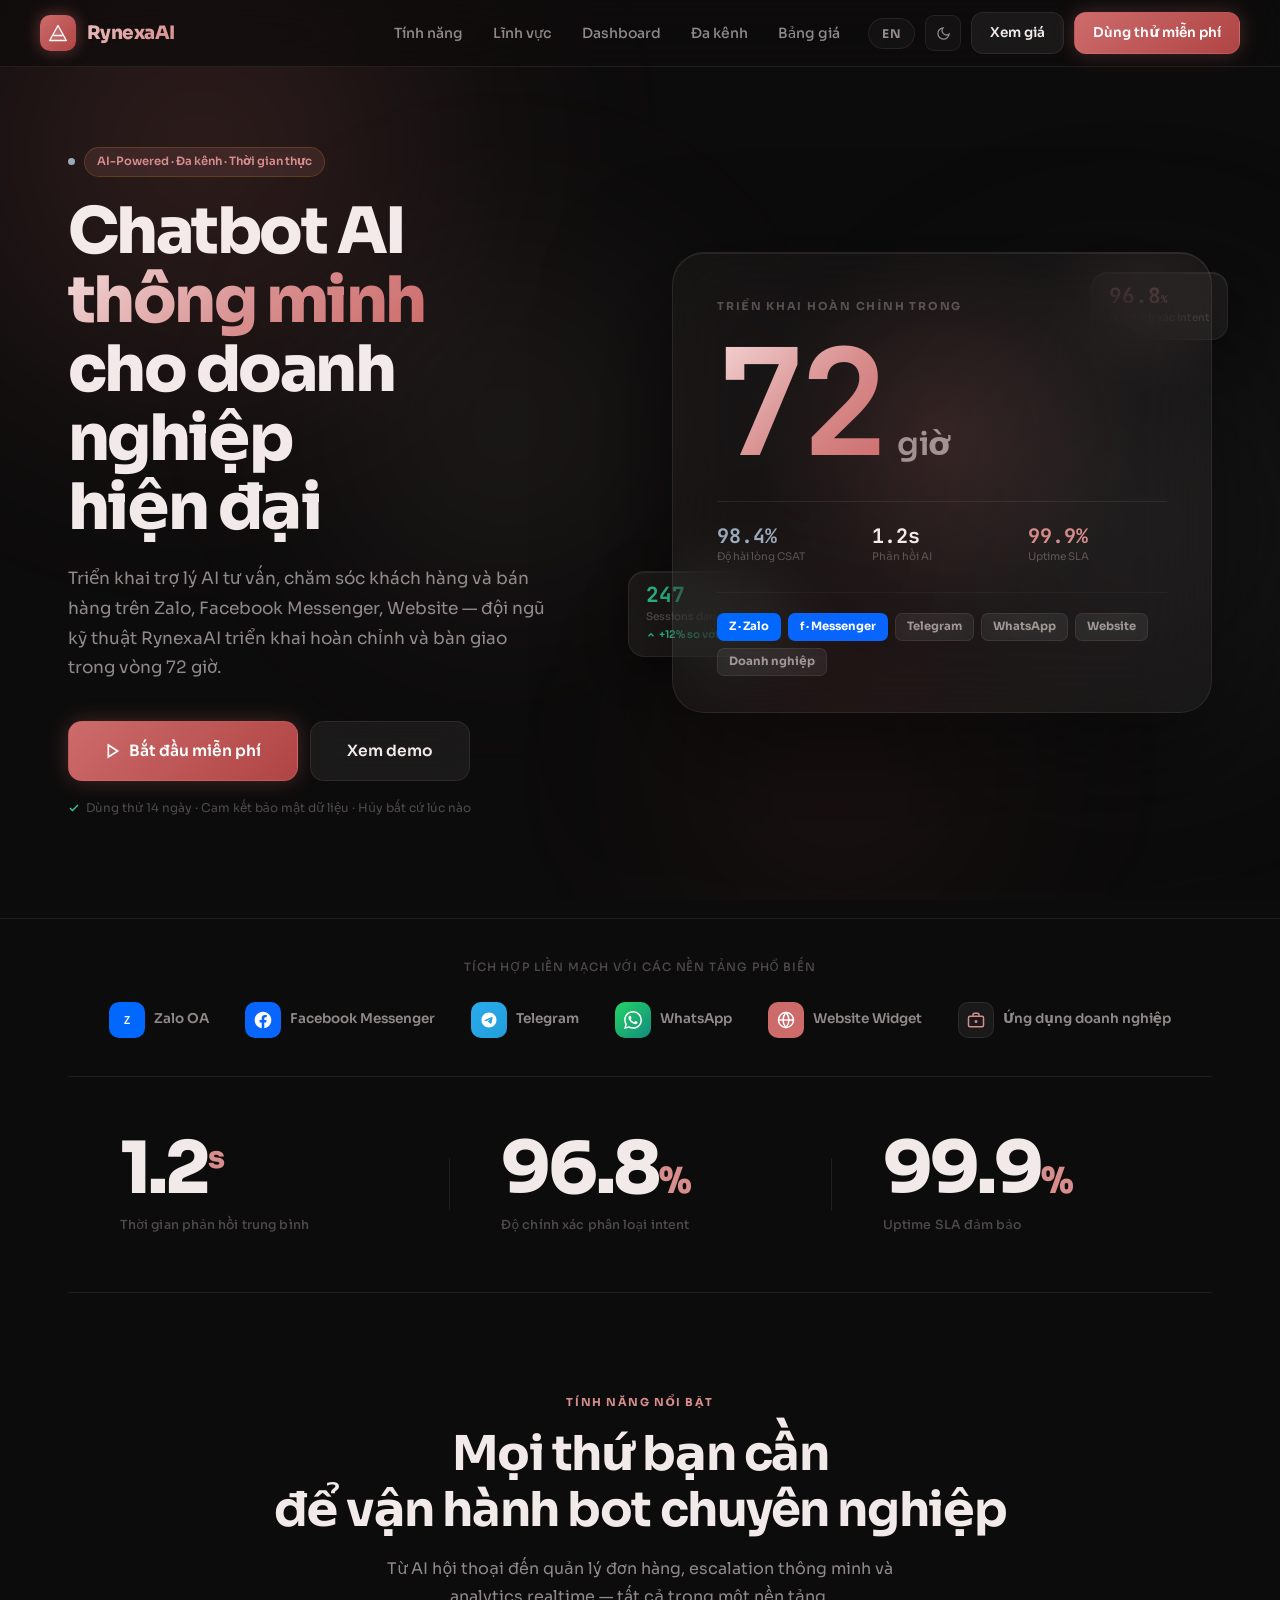
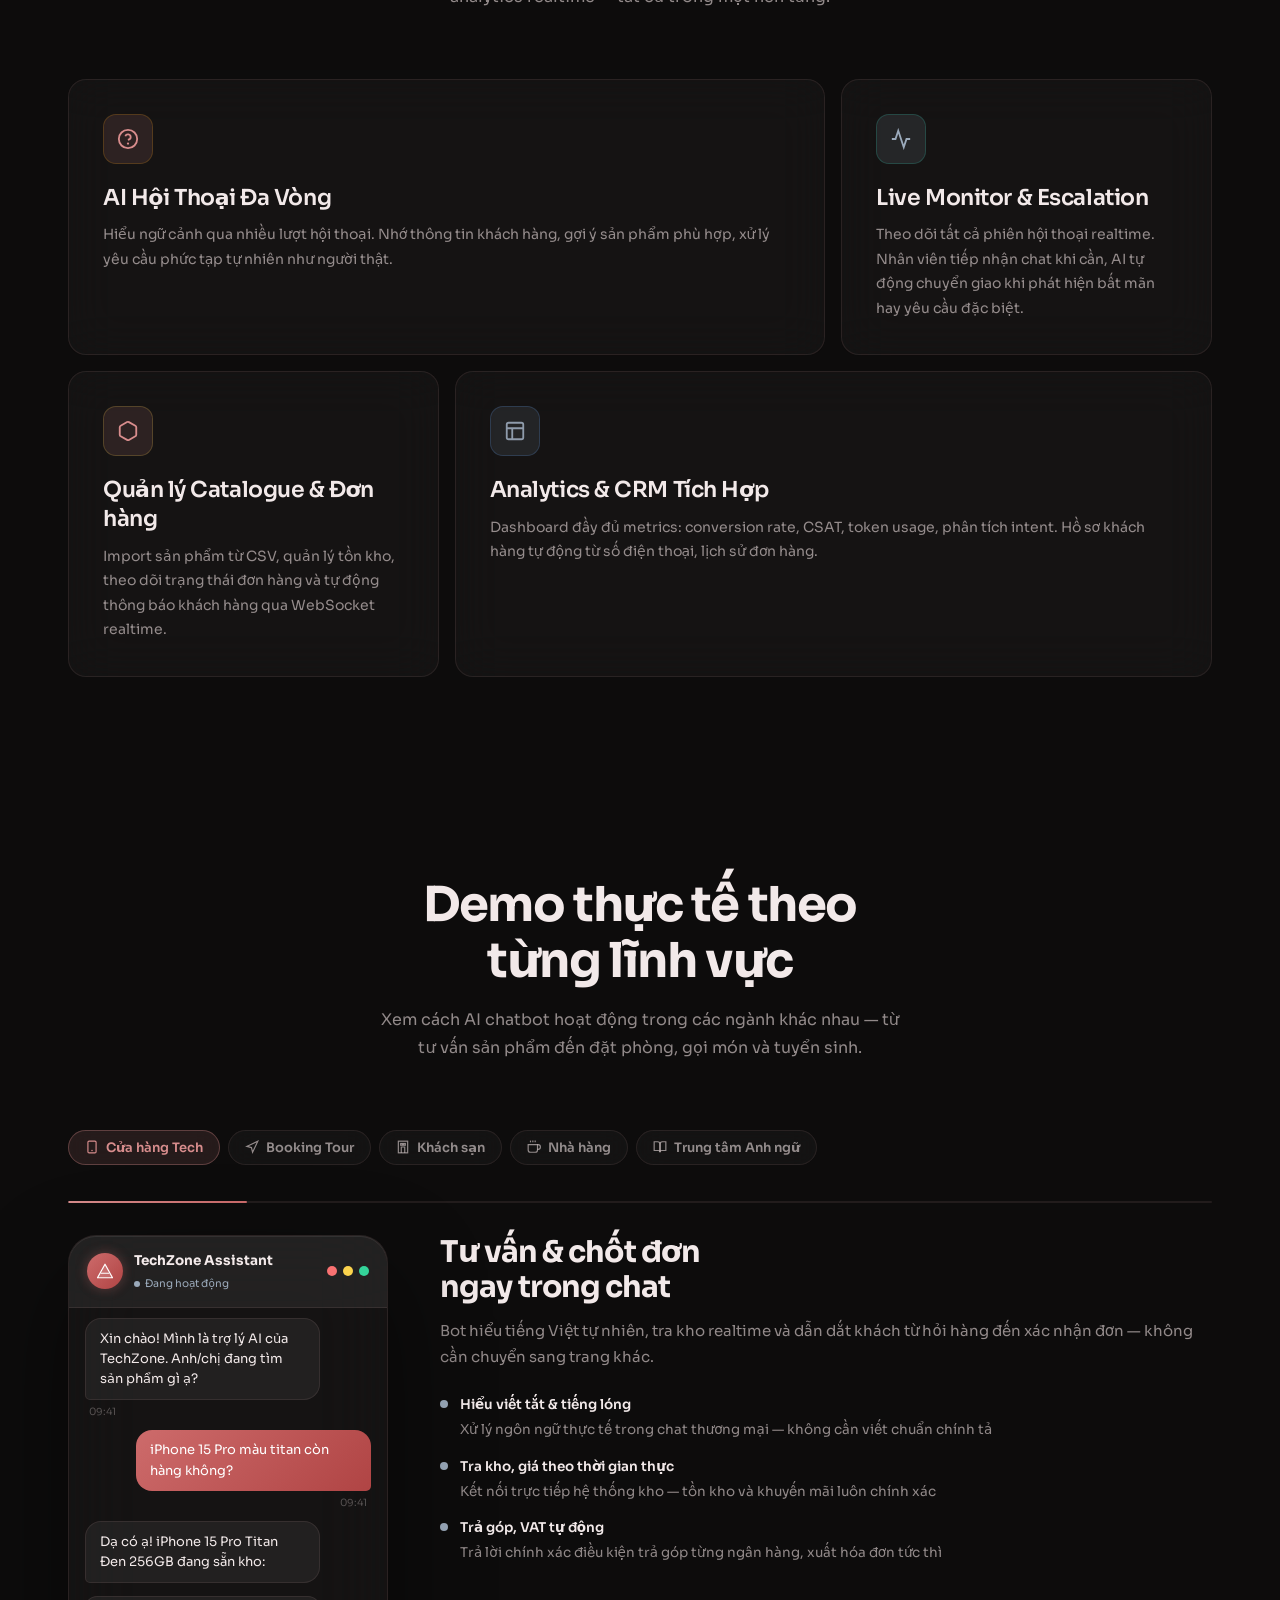
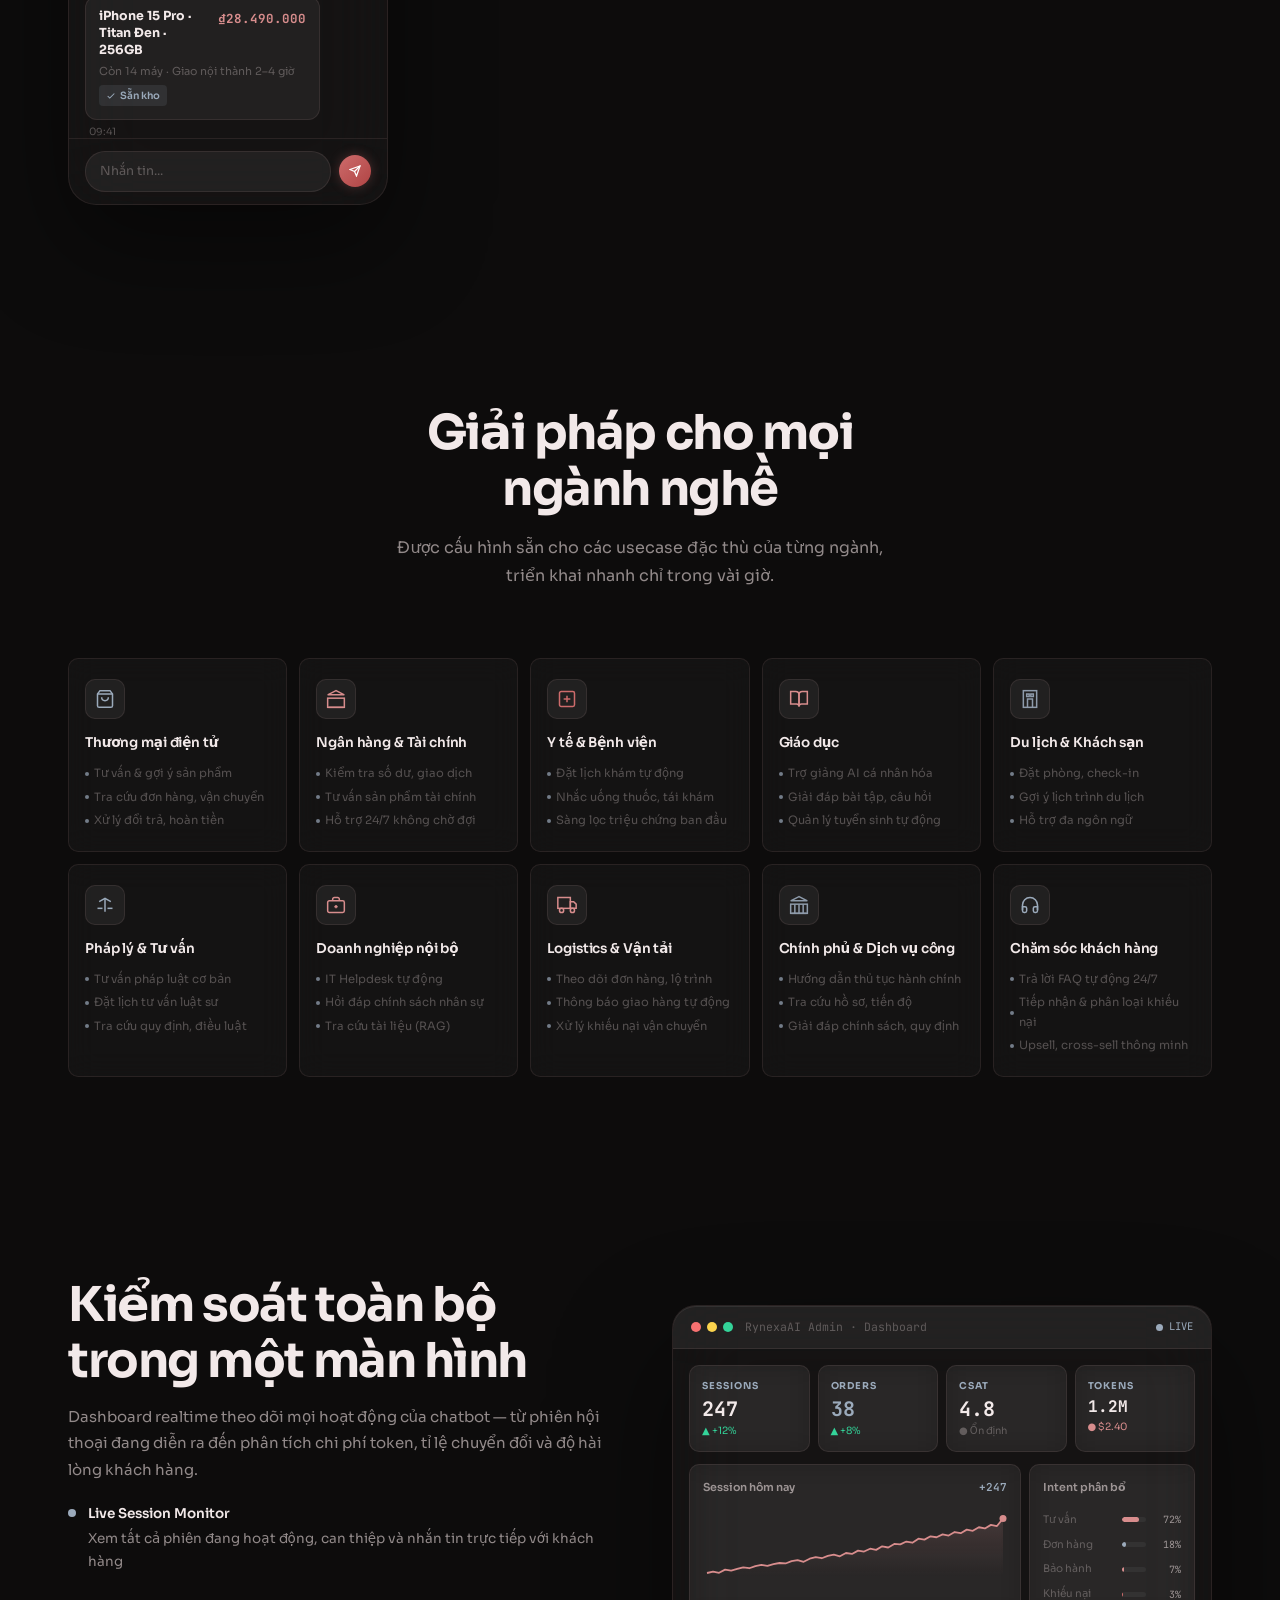
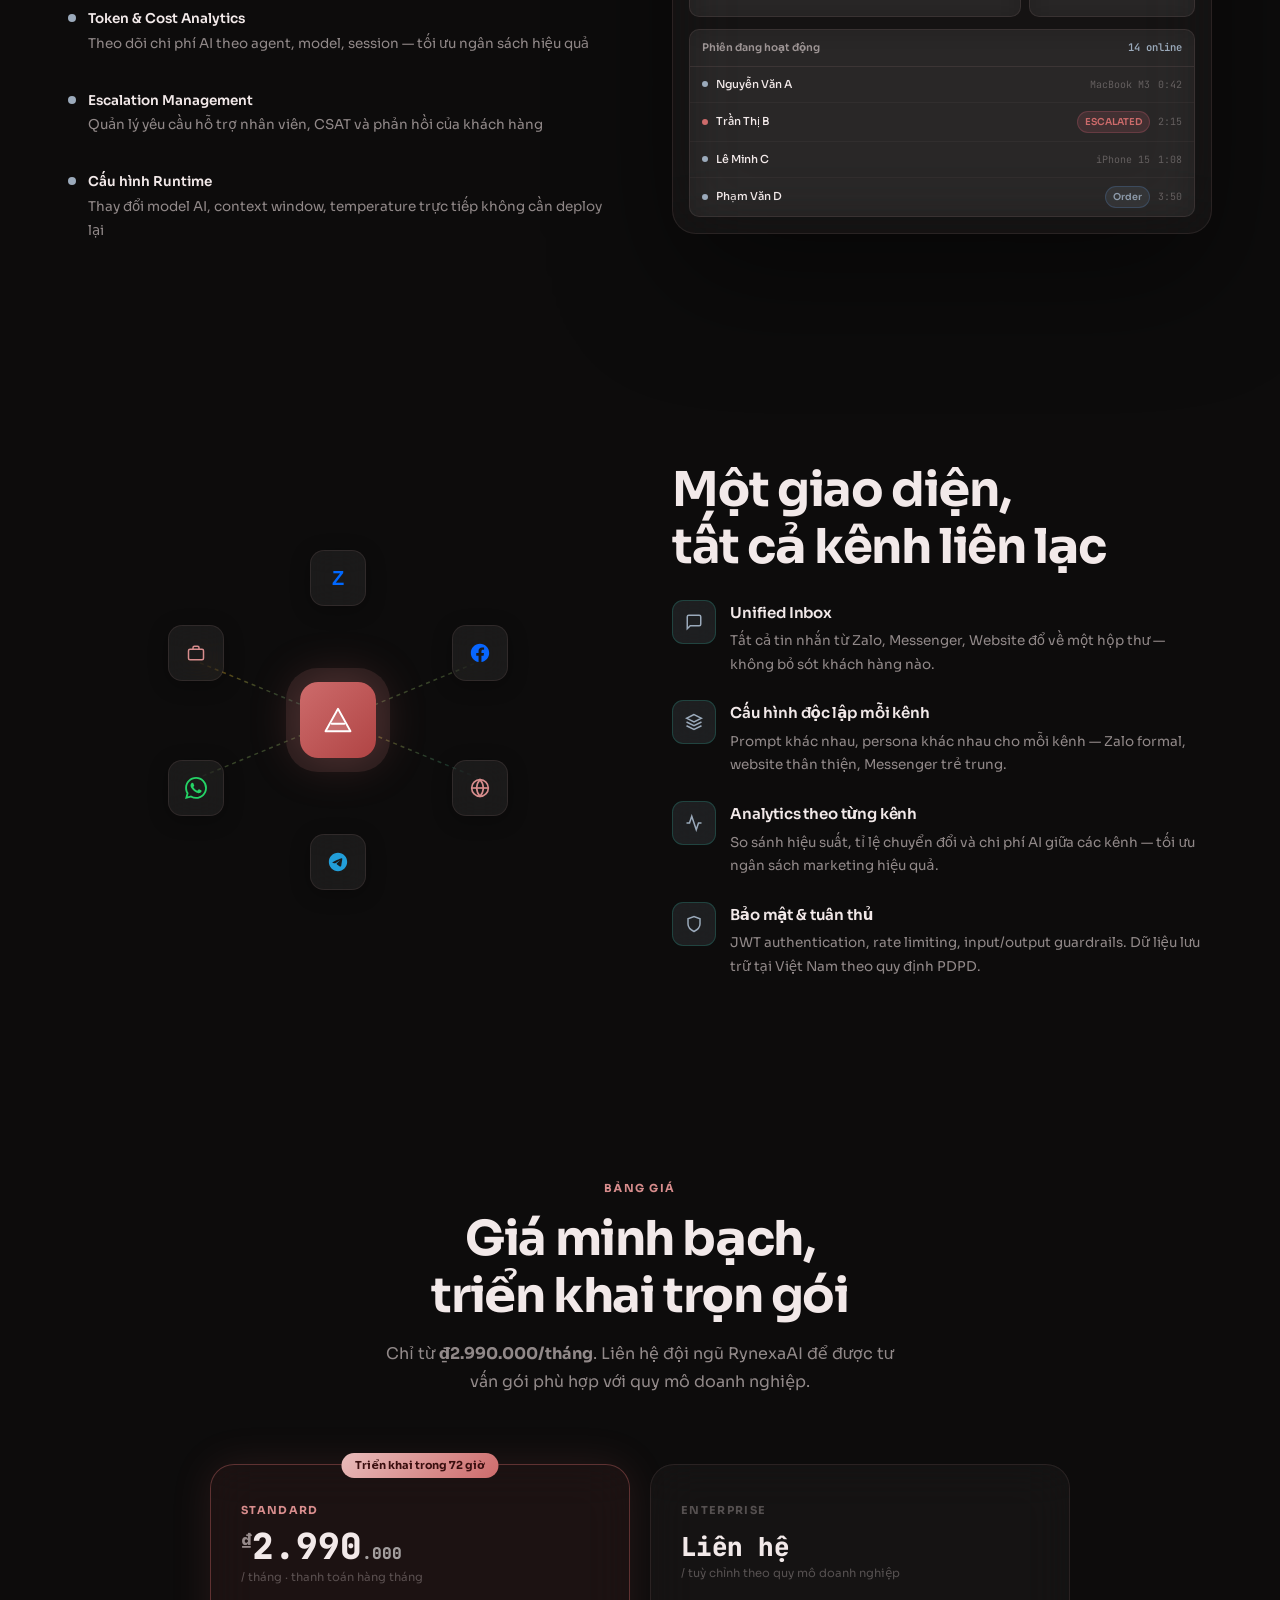
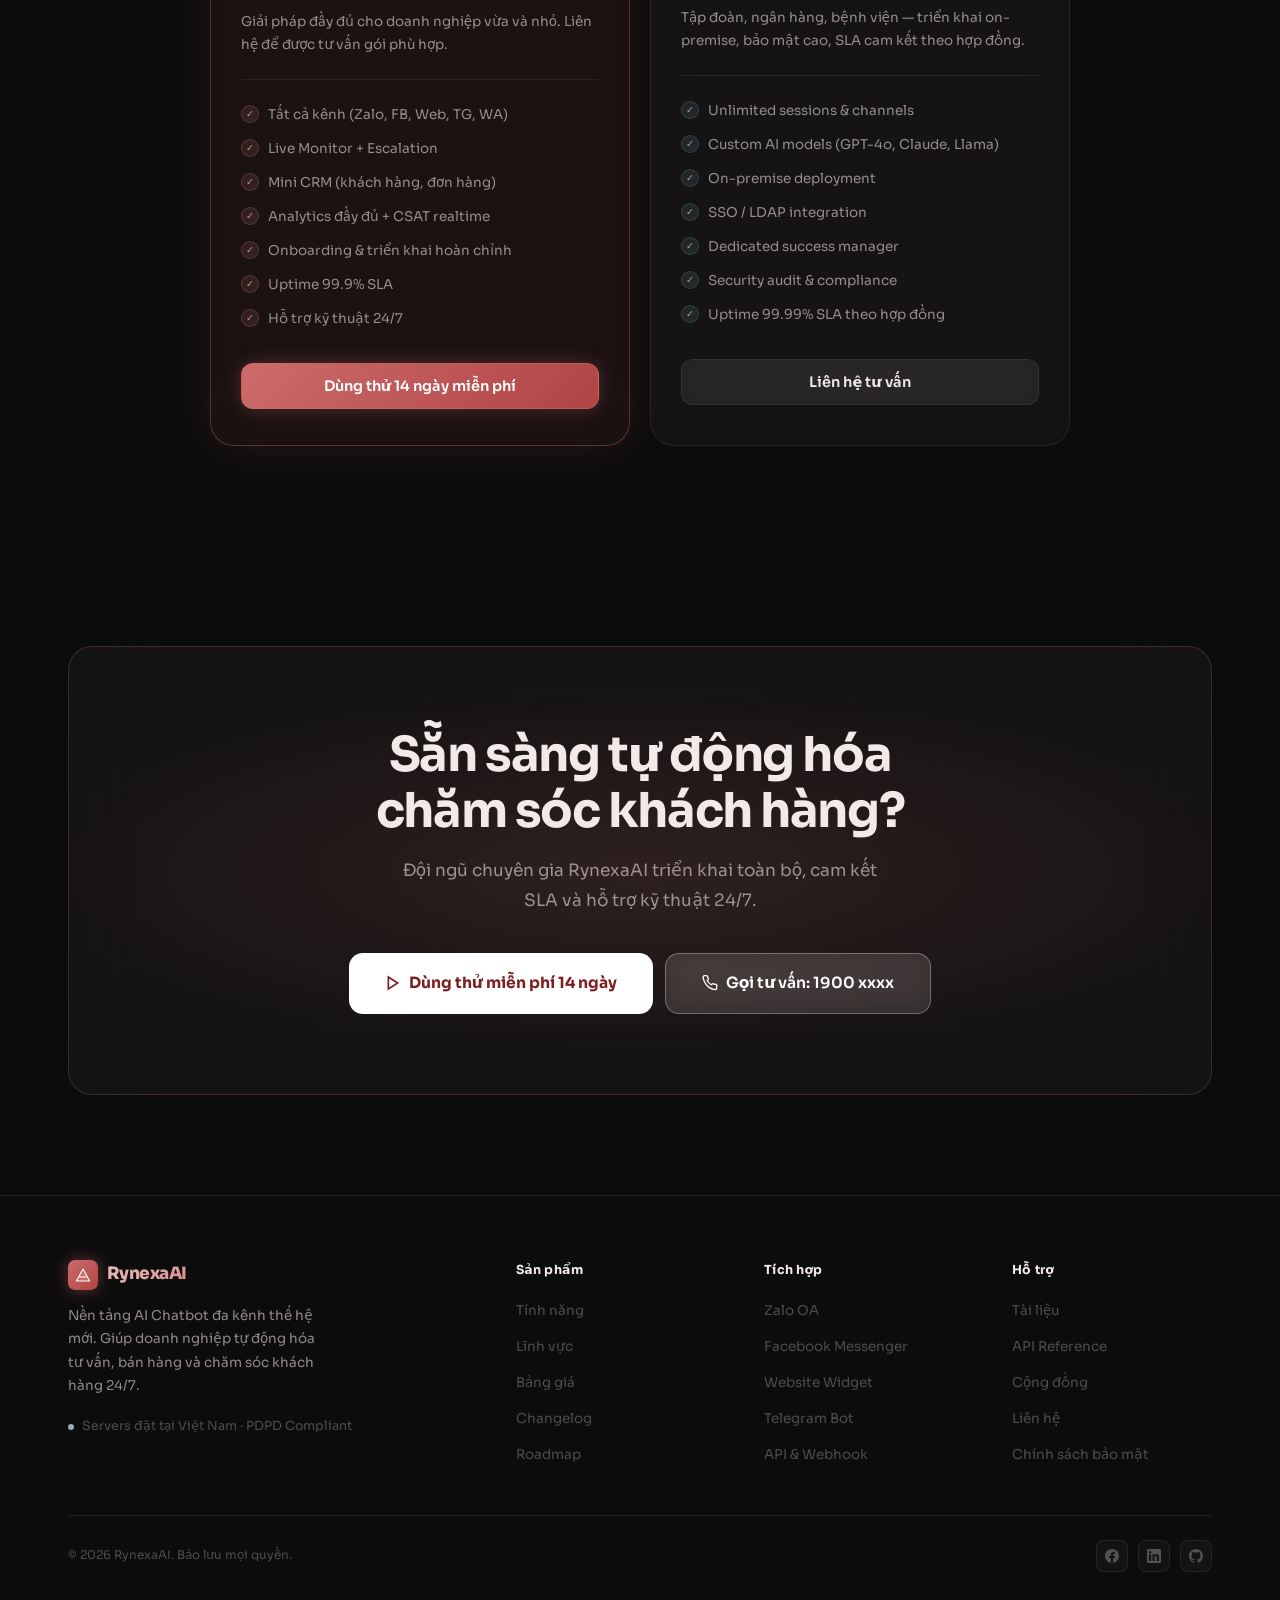
<file: landing/index.html>
<!DOCTYPE html>
<html lang="vi" data-theme="dark" data-lang="vi">
<head>
<meta charset="UTF-8">
<meta name="viewport" content="width=device-width,initial-scale=1">
<title>RynexaAI — Nền tảng Chatbot Đa Kênh Thế Hệ Mới</title>
<link rel="preconnect" href="https://fonts.googleapis.com">
<link rel="preconnect" href="https://fonts.gstatic.com" crossorigin>
<link href="https://fonts.googleapis.com/css2?family=Sora:wght@300;400;500;600;700;800&family=JetBrains+Mono:wght@400;500;700&display=swap" rel="stylesheet">
<style>
/* ── TOKENS ──────────────────────────────────────────────────────────────── */
:root {
  --bg:        #0D0C0C;
  --g1:        rgba(255,242,242,.030);
  --g2:        rgba(255,242,242,.058);
  --g3:        rgba(255,242,242,.092);
  --gb:        rgba(255,200,196,.09);
  --gb-s:      rgba(255,200,196,.045);
  --gb-hi:     rgba(232,188,187,.25);
  --blur:      blur(24px) saturate(180%);
  --blur-sm:   blur(14px) saturate(160%);
  --blur-lg:   blur(40px) saturate(200%);

  /* Brand: warm rose/red — #E8BCBB · #D88D8D · #CD6B6B · #5E5F5F */
  --violet:    #D88D8D;   /* medium rose — main accent */
  --violet-2:  #CD6B6B;  /* dark rose — strong/hover */
  --vdim:      rgba(216,141,141,.12);
  --vglow:     rgba(205,107,107,.20);

  /* Slate — warm blue-grey complement */
  --teal:      #9BAABB;
  --tdim:      rgba(155,170,187,.12);
  --blue:      #8E9BAB;
  --bdim:      rgba(142,155,171,.12);

  /* Aliases */
  --amber:     #D88D8D;
  --adim:      rgba(216,141,141,.12);
  --red:       #CD6B6B;
  --green:     #34D399;   /* semantic only — live/positive */

  --text:      rgba(255,246,245,.95);
  --text-2:    rgba(255,240,240,.55);
  --text-3:    rgba(255,240,240,.28);

  --font:      'Sora',system-ui,-apple-system,sans-serif;
  --mono:      'JetBrains Mono','SF Mono',ui-monospace,monospace;
  --r:         10px;
  --r-lg:      18px;
  --r-xl:      24px;
  --ease:      cubic-bezier(.4,0,.2,1);
}
[data-theme="light"] {
  --bg:    #FAF5F5;
  --g1:    rgba(255,255,255,.62);
  --g2:    rgba(255,255,255,.80);
  --g3:    rgba(255,255,255,.94);
  --gb:    rgba(180,80,80,.20);
  --gb-s:  rgba(180,80,80,.10);
  --gb-hi: rgba(205,107,107,.32);
  --violet:#CD6B6B; --vdim:rgba(205,107,107,.08);
  --teal:  #6B8BA0; --tdim:rgba(107,139,160,.08);
  --blue:  #6B8BA0; --bdim:rgba(107,139,160,.08);
  --amber: #CD6B6B; --adim:rgba(205,107,107,.08);
  --text:  rgba(30,14,14,.95);
  --text-2:rgba(30,14,14,.55);
  --text-3:rgba(30,14,14,.30);
}

/* ── RESET ───────────────────────────────────────────────────────────────── */
*,*::before,*::after{box-sizing:border-box;margin:0;padding:0}
html{scroll-behavior:smooth}
body{background:var(--bg);color:var(--text);font-family:var(--font);font-size:15px;line-height:1.7;-webkit-font-smoothing:antialiased;overflow-x:hidden}
a{color:inherit;text-decoration:none}
img{max-width:100%;display:block}
button{font-family:var(--font);cursor:pointer;border:none;background:none}
::-webkit-scrollbar{width:5px}
::-webkit-scrollbar-thumb{background:var(--gb);border-radius:99px}

/* ── BLOBS ───────────────────────────────────────────────────────────────── */
.blobs{position:fixed;inset:0;pointer-events:none;z-index:0;overflow:hidden}
.blob{position:absolute;border-radius:50%;filter:blur(90px)}
.b1{width:700px;height:700px;top:-200px;left:-150px;background:radial-gradient(circle,rgba(205,107,107,.22) 0%,transparent 70%)}
.b2{width:600px;height:600px;top:25%;right:-150px;background:radial-gradient(circle,rgba(94,95,95,.20) 0%,transparent 70%)}
.b3{width:500px;height:500px;bottom:25%;left:20%;background:radial-gradient(circle,rgba(232,188,187,.10) 0%,transparent 70%)}
.b4{width:420px;height:420px;bottom:-80px;right:18%;background:radial-gradient(circle,rgba(180,80,80,.14) 0%,transparent 70%)}
[data-theme="light"] .b1{background:radial-gradient(circle,rgba(205,107,107,.18) 0%,transparent 70%)}
[data-theme="light"] .b2{background:radial-gradient(circle,rgba(155,170,187,.14) 0%,transparent 70%)}
[data-theme="light"] .b3{background:radial-gradient(circle,rgba(216,141,141,.10) 0%,transparent 70%)}
[data-theme="light"] .b4{background:radial-gradient(circle,rgba(205,107,107,.14) 0%,transparent 70%)}
nav,section,footer,.hero{position:relative;z-index:1}

/* ── TYPE ────────────────────────────────────────────────────────────────── */
h1{font-size:clamp(36px,5.5vw,64px);font-weight:800;line-height:1.08;letter-spacing:-.04em;text-wrap:balance}
h2{font-size:clamp(27px,4vw,48px);font-weight:700;line-height:1.18;letter-spacing:-.03em;text-wrap:balance}
h3{font-size:clamp(17px,2.5vw,22px);font-weight:600;line-height:1.3;letter-spacing:-.02em}
h4{font-size:15px;font-weight:600;letter-spacing:-.01em}
p{color:var(--text-2);line-height:1.75}
.mono{font-family:var(--mono)}
.label{font-size:11px;font-weight:700;letter-spacing:.14em;text-transform:uppercase;color:var(--violet);display:block;margin-bottom:14px}
.grad{background:linear-gradient(135deg,#F2D9D9 0%,#D88D8D 55%,#CD6B6B 100%);-webkit-background-clip:text;-webkit-text-fill-color:transparent;background-clip:text}

/* ── LAYOUT ──────────────────────────────────────────────────────────────── */
.wrap{width:100%;max-width:1200px;margin:0 auto;padding:0 28px}
.section{padding:100px 0}
.sec-head{text-align:center;margin-bottom:68px}
.sec-head h2{margin-bottom:16px}
.sec-head p{max-width:520px;margin:0 auto;font-size:16px}
.divider{height:1px;background:var(--gb);margin:0}

/* ── GLASS UTILITY ───────────────────────────────────────────────────────── */
.glass{background:var(--g1);backdrop-filter:var(--blur);-webkit-backdrop-filter:var(--blur);border:1px solid var(--gb)}
.glass-md{background:var(--g2);backdrop-filter:var(--blur);-webkit-backdrop-filter:var(--blur);border:1px solid var(--gb)}

/* ── BUTTONS ─────────────────────────────────────────────────────────────── */
.btn{display:inline-flex;align-items:center;gap:8px;padding:13px 28px;border-radius:12px;font-size:14.5px;font-weight:600;transition:all .22s var(--ease);white-space:nowrap;cursor:pointer}
.btn-primary{background:linear-gradient(135deg,#CD6B6B 0%,#B04444 100%);color:#fff;border:1px solid rgba(205,107,107,.4);box-shadow:0 0 20px rgba(205,107,107,.3)}
.btn-primary:hover{background:linear-gradient(135deg,#D88D8D 0%,#CD6B6B 100%);box-shadow:0 0 36px rgba(216,141,141,.45);transform:translateY(-2px)}
.btn-glass{background:var(--g2);color:var(--text);border:1px solid var(--gb);backdrop-filter:var(--blur-sm);-webkit-backdrop-filter:var(--blur-sm)}
.btn-glass:hover{background:var(--g3);border-color:var(--gb-hi);transform:translateY(-1px)}
.btn-lg{padding:16px 36px;font-size:15.5px;border-radius:14px}
.btn-white{background:#fff;color:#7A2020;font-weight:700}
.btn-white:hover{background:#EEF2FF;transform:translateY(-2px);box-shadow:0 8px 28px rgba(0,0,0,.15)}
.btn-outline-white{background:rgba(255,255,255,.1);color:#fff;border:1.5px solid rgba(255,255,255,.3);backdrop-filter:blur(12px)}
.btn-outline-white:hover{background:rgba(255,255,255,.18);border-color:rgba(255,255,255,.5)}

/* ── BADGES ──────────────────────────────────────────────────────────────── */
.badge{display:inline-flex;align-items:center;gap:6px;padding:4px 12px;border-radius:99px;font-size:11.5px;font-weight:600}
.badge-violet{background:var(--adim);color:var(--amber);border:1px solid rgba(245,158,11,.2)}
.badge-teal{background:var(--tdim);color:var(--teal);border:1px solid rgba(45,212,191,.2)}
.badge-blue{background:var(--bdim);color:var(--blue);border:1px solid rgba(96,165,250,.2)}
.badge-amber{background:var(--adim);color:var(--amber);border:1px solid rgba(251,211,77,.2)}
.badge-red{background:rgba(251,113,133,.12);color:var(--red);border:1px solid rgba(251,113,133,.2)}
.ldot{width:7px;height:7px;border-radius:50%;background:var(--teal);animation:pulse 2s ease infinite;flex-shrink:0}
@keyframes pulse{0%,100%{box-shadow:0 0 0 0 rgba(45,212,191,.6)}50%{box-shadow:0 0 0 6px rgba(45,212,191,0)}}
.reveal{opacity:0;transform:translateY(24px);transition:opacity .7s var(--ease),transform .7s var(--ease)}
.reveal.in{opacity:1;transform:none}

/* ── NAV ─────────────────────────────────────────────────────────────────── */
.nav{position:sticky;top:0;z-index:200;padding:0 28px;background:rgba(13,12,12,.70);backdrop-filter:blur(32px) saturate(200%);-webkit-backdrop-filter:blur(32px) saturate(200%);border-bottom:1px solid var(--gb)}
[data-theme="light"] .nav{background:rgba(250,245,245,.82)}
.nav-inner{max-width:1200px;margin:0 auto;height:66px;display:flex;align-items:center}
.logo{display:flex;align-items:center;gap:11px;font-weight:800;font-size:18.5px;letter-spacing:-.03em;margin-right:auto}
.logo-mark{width:36px;height:36px;border-radius:10px;background:linear-gradient(135deg,#CD6B6B 0%,#B04444 100%);display:flex;align-items:center;justify-content:center;flex-shrink:0;box-shadow:0 0 16px rgba(205,107,107,.45)}
.logo-name{background:linear-gradient(135deg,#E8BCBB 0%,#D88D8D 100%);-webkit-background-clip:text;-webkit-text-fill-color:transparent;background-clip:text}
[data-theme="light"] .logo-name{background:linear-gradient(135deg,#CD6B6B 0%,#B04444 100%);-webkit-background-clip:text;background-clip:text}
.nav-links{display:flex;align-items:center;gap:30px;list-style:none}
.nav-links a{font-size:14px;font-weight:500;color:var(--text-2);transition:color .2s}
.nav-links a:hover{color:var(--text)}
.nav-acts{display:flex;align-items:center;gap:10px;margin-left:28px}
.theme-btn{width:36px;height:36px;display:flex;align-items:center;justify-content:center;border-radius:9px;border:1px solid var(--gb);color:var(--text-2);background:var(--g1);backdrop-filter:var(--blur-sm);-webkit-backdrop-filter:var(--blur-sm);transition:all .2s}
.theme-btn:hover{color:var(--text);border-color:var(--gb-hi);background:var(--g2)}
/* ── MOBILE MENU ─────────────────────────────────────────────────────────── */
.menu-btn{display:none;width:38px;height:38px;border-radius:9px;border:1px solid var(--gb);background:var(--g1);backdrop-filter:var(--blur-sm);-webkit-backdrop-filter:var(--blur-sm);align-items:center;justify-content:center;flex-direction:column;gap:5px;cursor:pointer;margin-left:12px;flex-shrink:0;transition:border-color .2s,background .2s}
.menu-btn:hover{background:var(--g2);border-color:var(--gb-hi)}
.menu-btn span{display:block;width:16px;height:1.5px;background:var(--text-2);border-radius:2px;transition:transform .28s var(--ease),opacity .2s,width .28s}
.menu-btn.open span:nth-child(1){transform:translateY(6.5px) rotate(45deg)}
.menu-btn.open span:nth-child(2){opacity:0;width:0}
.menu-btn.open span:nth-child(3){transform:translateY(-6.5px) rotate(-45deg)}
.mobile-menu{position:fixed;top:66px;left:0;right:0;z-index:190;background:rgba(13,12,12,.94);backdrop-filter:blur(36px) saturate(200%);-webkit-backdrop-filter:blur(36px) saturate(200%);border-bottom:1px solid var(--gb);padding:16px 28px 28px;transform:translateY(-10px);opacity:0;pointer-events:none;transition:transform .3s var(--ease),opacity .28s var(--ease)}
[data-theme="light"] .mobile-menu{background:rgba(250,245,245,.95)}
.mobile-menu.open{transform:translateY(0);opacity:1;pointer-events:all}
.mm-links{list-style:none;display:flex;flex-direction:column;margin-bottom:20px}
.mm-links li a{display:flex;align-items:center;padding:13px 0;font-size:15px;font-weight:500;color:var(--text-2);border-bottom:1px solid var(--gb-s);transition:color .2s,padding-left .2s}
.mm-links li:last-child a{border-bottom:none}
.mm-links li a:hover{color:var(--text);padding-left:6px}
.mm-cta{display:flex;flex-direction:column;gap:10px;padding-top:4px}
@media(max-width:768px){
  .nav-links,.nav-acts .btn-glass,.nav-acts .btn-primary{display:none}
  .menu-btn{display:flex}
}

/* ── HERO ────────────────────────────────────────────────────────────────── */
.hero{padding:80px 0 100px;overflow:visible}
.hero-inner{display:grid;grid-template-columns:1fr 1fr;gap:64px;align-items:center}
.hero-eyebrow{display:flex;align-items:center;gap:9px;margin-bottom:20px}
.hero-title{margin-bottom:22px}
.hero-sub{font-size:17px;max-width:480px;line-height:1.75;margin-bottom:38px}
.hero-cta{display:flex;align-items:center;gap:12px;flex-wrap:wrap}
.hero-note{font-size:12px;color:var(--text-3);margin-top:16px;display:flex;align-items:center;gap:6px}
.hero-note svg{color:var(--green)}

/* ── DELIVERY DISPLAY (hero visual) ─────────────────────────────────────── */
.delivery-display{position:relative;background:var(--g1);backdrop-filter:var(--blur-lg);-webkit-backdrop-filter:var(--blur-lg);border:1px solid var(--gb);border-radius:32px;overflow:hidden;box-shadow:0 40px 120px rgba(0,0,0,.5),inset 0 1px 0 rgba(255,255,255,.08);padding:44px 44px 36px}
[data-theme="light"] .delivery-display{box-shadow:0 24px 80px rgba(180,80,80,.14)}
.dd-glow{position:absolute;top:40%;left:50%;transform:translate(-50%,-50%);width:420px;height:420px;background:radial-gradient(circle,rgba(205,107,107,.16) 0%,transparent 65%);pointer-events:none}
.dd-eyebrow{font-size:11px;font-weight:700;letter-spacing:.16em;text-transform:uppercase;color:var(--text-3);margin-bottom:16px}
.dd-number{display:flex;align-items:baseline;gap:14px;margin-bottom:28px;line-height:1;position:relative;z-index:1}
.dd-digit{font-family:var(--mono);font-size:clamp(100px,13vw,148px);font-weight:700;letter-spacing:-.04em;background:linear-gradient(135deg,#F5D7D7 0%,#D88D8D 55%,#CD6B6B 100%);-webkit-background-clip:text;-webkit-text-fill-color:transparent;background-clip:text;font-variant-numeric:tabular-nums;line-height:.95}
[data-theme="light"] .dd-digit{background:linear-gradient(135deg,#CD6B6B 0%,#B04444 100%);-webkit-background-clip:text;background-clip:text}
.dd-unit{font-size:32px;font-weight:600;color:var(--text-2);letter-spacing:-.02em;padding-bottom:8px}
.dd-sep{height:1px;background:var(--gb);margin-bottom:24px;position:relative;z-index:1}
.dd-metrics{display:grid;grid-template-columns:repeat(3,1fr);gap:16px;margin-bottom:28px;position:relative;z-index:1}
.dd-metric{display:flex;flex-direction:column;gap:4px}
.dm-val{font-family:var(--mono);font-size:20px;font-weight:700;color:var(--text);font-variant-numeric:tabular-nums;line-height:1}
.dm-lbl{font-size:10.5px;color:var(--text-3);line-height:1.4}
.dd-channels{display:flex;gap:7px;align-items:center;padding-top:20px;border-top:1px solid var(--gb-s);position:relative;z-index:1;flex-wrap:wrap}
.dd-ch{height:28px;padding:0 11px;border-radius:7px;border:1px solid var(--gb);background:var(--g2);display:flex;align-items:center;justify-content:center;font-size:11.5px;font-weight:700;color:var(--text-2);backdrop-filter:var(--blur-sm);-webkit-backdrop-filter:var(--blur-sm)}
.dd-ch-zalo{background:#0068FF;color:#fff;border-color:transparent}
.dd-ch-fb{background:#0866FF;color:#fff;border-color:transparent}

/* Floating glass chips */
.float-chip{position:absolute;background:var(--g2);backdrop-filter:var(--blur);-webkit-backdrop-filter:var(--blur);border:1px solid var(--gb);border-radius:16px;padding:12px 17px;box-shadow:0 12px 40px rgba(0,0,0,.35),inset 0 1px 0 rgba(255,255,255,.08)}
.fc-1{bottom:56px;left:-44px;animation:flt 4s ease-in-out infinite}
.fc-2{top:20px;right:-16px;animation:flt 4s ease-in-out infinite;animation-delay:2s}
@keyframes flt{0%,100%{transform:translateY(0)}50%{transform:translateY(-10px)}}
.chip-val{font-family:var(--mono);font-size:21px;font-weight:700;line-height:1;color:var(--text)}
.chip-lbl{font-size:10.5px;color:var(--text-3);font-weight:500;margin-top:3px}
.chip-delta{font-size:10.5px;color:var(--green);font-weight:600;margin-top:1px;display:flex;align-items:center;gap:3px}
@media(max-width:900px){.hero-inner{grid-template-columns:1fr}.hero-demo{display:none}}

/* ── CHANNELS ────────────────────────────────────────────────────────────── */
.channels{padding:38px 0}
.ch-label{text-align:center;font-size:11.5px;color:var(--text-3);font-weight:500;letter-spacing:.08em;text-transform:uppercase;margin-bottom:24px}
.ch-row{display:flex;align-items:center;justify-content:center;gap:36px;flex-wrap:wrap}
.ch-item{display:flex;align-items:center;gap:9px;font-size:13.5px;font-weight:600;color:var(--text-2);transition:color .2s}
.ch-item:hover{color:var(--text)}
.ch-ico{width:36px;height:36px;border-radius:10px;display:flex;align-items:center;justify-content:center;flex-shrink:0}

/* ── STATS ───────────────────────────────────────────────────────────────── */
.stats-wrap{display:grid;grid-template-columns:repeat(3,1fr);padding:56px 0;border-top:1px solid var(--gb);border-bottom:1px solid var(--gb)}
.stat-cell{padding:0 52px;text-align:left;position:relative}
.stat-cell+.stat-cell::before{content:'';position:absolute;left:0;top:50%;transform:translateY(-50%);height:50%;width:1px;background:var(--gb)}
.stat-num{font-family:var(--font);font-size:clamp(44px,6.5vw,72px);font-weight:800;color:var(--text);line-height:1;margin-bottom:10px;letter-spacing:-.04em}
.stat-num sup{font-size:.42em;color:var(--amber);vertical-align:super}
.stat-num .suf{font-size:.50em;color:var(--amber)}
.stat-lbl{font-size:12.5px;color:var(--text-3);font-weight:500;letter-spacing:.01em}
@media(max-width:600px){.stats-wrap{grid-template-columns:1fr;padding:32px 0}.stat-cell{padding:24px 0;text-align:center}.stat-cell+.stat-cell::before{top:0;left:0;height:1px;width:100%;transform:none}}

/* ── FEATURES ────────────────────────────────────────────────────────────── */
.feat-grid{display:grid;grid-template-columns:repeat(3,1fr);gap:16px}
.feat-card:nth-child(1){grid-column:1/3}
.feat-card:nth-child(4){grid-column:2/4}
.feat-card{background:var(--g1);backdrop-filter:var(--blur);-webkit-backdrop-filter:var(--blur);border:1px solid var(--gb);border-radius:var(--r-lg);padding:34px;transition:border-color .25s,background .25s,transform .25s,box-shadow .25s}
.feat-card:hover{background:var(--g2);border-color:var(--gb-hi);transform:translateY(-3px);box-shadow:0 20px 60px rgba(0,0,0,.2)}
.feat-ico{width:50px;height:50px;border-radius:13px;display:flex;align-items:center;justify-content:center;margin-bottom:20px}
.ico-violet{background:var(--adim);color:var(--amber);border:1px solid rgba(245,158,11,.2)}
.ico-teal{background:var(--tdim);color:var(--teal);border:1px solid rgba(45,212,191,.2)}
.ico-amber{background:var(--adim);color:var(--amber);border:1px solid rgba(251,211,77,.2)}
.ico-blue{background:var(--bdim);color:var(--blue);border:1px solid rgba(96,165,250,.2)}
.feat-card h3{margin-bottom:10px}
.feat-card p{font-size:14px}
@media(max-width:700px){.feat-grid{grid-template-columns:1fr}.feat-card:nth-child(1),.feat-card:nth-child(4){grid-column:auto}}

/* ── INDUSTRIES ──────────────────────────────────────────────────────────── */
.ind-grid{display:grid;grid-template-columns:repeat(5,1fr);gap:12px}
.ind-card{background:var(--g1);backdrop-filter:var(--blur-sm);-webkit-backdrop-filter:var(--blur-sm);border:1px solid var(--gb);border-radius:var(--r);padding:20px 16px;transition:all .22s;cursor:default}
.ind-card:hover{background:var(--g2);border-color:rgba(45,212,191,.3);transform:translateY(-4px);box-shadow:0 12px 36px rgba(45,212,191,.07)}
.ind-ico{width:40px;height:40px;border-radius:10px;background:var(--g2);border:1px solid var(--gb);display:flex;align-items:center;justify-content:center;margin-bottom:13px;font-size:18px}
.ind-card h4{font-size:13.5px;margin-bottom:9px}
.ind-uses{list-style:none;display:flex;flex-direction:column;gap:4px}
.ind-uses li{font-size:11.5px;color:var(--text-3);display:flex;align-items:center;gap:5px}
.ind-uses li::before{content:'';width:4px;height:4px;background:var(--teal);border-radius:50%;flex-shrink:0;opacity:.7}
@media(max-width:1000px){.ind-grid{grid-template-columns:repeat(3,1fr)}}
@media(max-width:640px){.ind-grid{grid-template-columns:repeat(2,1fr)}}

/* ── DEMO CHAT ───────────────────────────────────────────────────────────── */
.demo-tabs{display:flex;gap:8px;margin-bottom:36px;flex-wrap:wrap}
.demo-tab{display:inline-flex;align-items:center;gap:7px;padding:8px 16px;border-radius:99px;border:1px solid var(--gb);background:var(--g1);color:var(--text-2);font-size:13px;font-weight:600;font-family:var(--font);cursor:pointer;transition:all .22s var(--ease);backdrop-filter:var(--blur-sm);-webkit-backdrop-filter:var(--blur-sm)}
.demo-tab:hover{border-color:var(--gb-hi);color:var(--text);background:var(--g2)}
.demo-tab.active{background:var(--vdim);border-color:rgba(216,141,141,.32);color:var(--violet)}
.demo-main{display:grid;grid-template-columns:320px 1fr;gap:52px;align-items:start}
.demo-phone-wrap{position:sticky;top:88px}
.chat-phone{width:100%}
.chat-frame{background:var(--g1);backdrop-filter:var(--blur-lg);-webkit-backdrop-filter:var(--blur-lg);border:1px solid var(--gb);border-radius:28px;overflow:hidden;box-shadow:0 40px 100px rgba(0,0,0,.45),inset 0 1px 0 rgba(255,255,255,.08)}
[data-theme="light"] .chat-frame{box-shadow:0 24px 80px rgba(180,80,80,.12)}
.chat-top{background:var(--g2);border-bottom:1px solid var(--gb);padding:14px 18px;display:flex;align-items:center;gap:11px}
.chat-avatar{width:36px;height:36px;border-radius:50%;background:linear-gradient(135deg,#CD6B6B,#B04444);display:flex;align-items:center;justify-content:center;flex-shrink:0;box-shadow:0 0 12px rgba(205,107,107,.35)}
.chat-meta{flex:1}
.chat-name{font-size:13.5px;font-weight:700;color:var(--text)}
.chat-status{font-size:10.5px;color:var(--teal);display:flex;align-items:center;gap:5px;margin-top:2px}
.demo-screens{overflow:hidden;position:relative;height:430px}
.demo-screen{position:absolute;inset:0;display:flex;flex-direction:column;gap:10px;padding:16px;overflow-y:auto;scrollbar-width:thin;scrollbar-color:var(--gb) transparent;transform:translateX(110%);opacity:0;pointer-events:none;will-change:transform,opacity;transition:transform .55s cubic-bezier(.4,0,.2,1),opacity .38s ease}
.demo-screen.active{transform:translateX(0);opacity:1;pointer-events:all}
.demo-screen::-webkit-scrollbar{width:3px}
.demo-screen::-webkit-scrollbar-thumb{background:var(--gb);border-radius:99px}
.demo-progress-bar{height:2px;background:var(--gb);border-radius:99px;margin-bottom:32px;overflow:hidden}
.demo-progress-fill{height:100%;background:linear-gradient(90deg,var(--violet),var(--violet-2));border-radius:99px;width:0%;will-change:width}
.msg{display:flex;flex-direction:column;max-width:82%}
.msg.bot{align-self:flex-start}
.msg.user{align-self:flex-end;align-items:flex-end}
.msg-bubble{padding:10px 14px;border-radius:16px;font-size:13px;line-height:1.55}
.msg.bot .msg-bubble{background:var(--g2);border:1px solid var(--gb);border-bottom-left-radius:5px;color:var(--text)}
.msg.user .msg-bubble{background:linear-gradient(135deg,#CD6B6B,#B04444);color:#fff;border-bottom-right-radius:5px}
.msg-time{font-size:10px;color:var(--text-3);margin-top:3px;padding:0 4px}
.msg-card{background:var(--g2);border:1px solid var(--gb);border-radius:12px;padding:11px 13px;margin-top:3px;max-width:100%}
.mc-row{display:flex;justify-content:space-between;align-items:flex-start;gap:8px;margin-bottom:4px}
.mc-name{font-size:12.5px;font-weight:700;color:var(--text);line-height:1.35;flex:1}
.mc-price{font-family:var(--mono);font-size:12.5px;color:var(--violet);font-weight:700;white-space:nowrap;flex-shrink:0}
.mc-sub{font-size:11px;color:var(--text-3);line-height:1.5}
.mc-tag{display:inline-flex;align-items:center;gap:4px;font-size:10px;font-weight:600;color:var(--teal);background:var(--tdim);border-radius:4px;padding:2px 7px;margin-top:6px}
.demo-feat{display:none}
.demo-feat.active{display:block;animation:dfIn .42s cubic-bezier(.4,0,.2,1)}
@keyframes dfIn{from{opacity:0;transform:translateY(12px)}to{opacity:1;transform:translateY(0)}}
.demo-feat h3{font-size:clamp(21px,2.4vw,30px);font-weight:700;letter-spacing:-.03em;margin-bottom:12px;line-height:1.18;color:var(--text)}
.demo-feat > p{margin-bottom:24px;font-size:15px}
.chat-input-row{border-top:1px solid var(--gb);padding:12px 16px;display:flex;align-items:center;gap:8px}
.ci-field{flex:1;background:var(--g2);border:1px solid var(--gb);border-radius:20px;padding:9px 14px;font-size:12.5px;color:var(--text-3);font-family:var(--font)}
.ci-send{width:32px;height:32px;border-radius:50%;background:linear-gradient(135deg,#CD6B6B,#B04444);display:flex;align-items:center;justify-content:center;flex-shrink:0;box-shadow:0 0 12px rgba(205,107,107,.3)}
@media(max-width:920px){.demo-main{grid-template-columns:1fr}.demo-phone-wrap{position:static;max-width:400px;margin:0 auto}}
@media(max-width:560px){.demo-tabs{gap:6px;overflow-x:auto;flex-wrap:nowrap;padding-bottom:4px;-ms-overflow-style:none;scrollbar-width:none}.demo-tabs::-webkit-scrollbar{display:none}.demo-tab{font-size:11.5px;padding:6px 12px;white-space:nowrap}}

/* ── DASHBOARD ───────────────────────────────────────────────────────────── */
.dash-split{display:grid;grid-template-columns:1fr 1fr;gap:64px;align-items:center}
.dash-copy h2{margin-bottom:14px}
.dash-copy p{margin-bottom:20px}
.dash-features{display:flex;flex-direction:column;gap:14px}
.df-item{display:flex;gap:12px;align-items:flex-start}
.df-dot{width:8px;height:8px;border-radius:50%;background:var(--teal);flex-shrink:0;margin-top:6px}
.df-item p{font-size:13.5px}
.df-item strong{color:var(--text);display:block;font-size:13.5px;font-weight:600;margin-bottom:1px}
.dash-frame{background:var(--g1);backdrop-filter:var(--blur-lg);-webkit-backdrop-filter:var(--blur-lg);border:1px solid var(--gb);border-radius:var(--r-xl);overflow:hidden;box-shadow:0 48px 120px rgba(0,0,0,.45),inset 0 1px 0 rgba(255,255,255,.08)}
[data-theme="light"] .dash-frame{box-shadow:0 24px 80px rgba(80,60,200,.12)}
.df-bar{background:var(--g2);border-bottom:1px solid var(--gb);padding:11px 18px;display:flex;align-items:center;gap:6px}
.wdot{width:10px;height:10px;border-radius:50%}
.wdot.r{background:#F87171}.wdot.y{background:#FBD34D}.wdot.g{background:#34D399}
.df-bar-title{margin-left:6px;font-size:11.5px;color:var(--text-3);font-family:var(--mono)}
.df-content{padding:16px;display:flex;flex-direction:column;gap:12px}
.mini-stats{display:grid;grid-template-columns:repeat(4,1fr);gap:8px}
.ms{background:var(--g2);border:1px solid var(--gb);border-radius:10px;padding:12px;backdrop-filter:var(--blur-sm);-webkit-backdrop-filter:var(--blur-sm)}
.ms .mlbl{font-size:9.5px;color:var(--teal);font-weight:700;letter-spacing:.1em;text-transform:uppercase;margin-bottom:5px}
.ms .mval{font-family:var(--mono);font-size:20px;font-weight:700;line-height:1;font-variant-numeric:tabular-nums}
.ms .mdelta{font-size:10px;margin-top:3px}
.chart-row{display:grid;grid-template-columns:2fr 1fr;gap:8px}
.chart-panel{background:var(--g2);border:1px solid var(--gb);border-radius:10px;padding:13px;backdrop-filter:var(--blur-sm);-webkit-backdrop-filter:var(--blur-sm)}
.cp-title{font-size:11px;font-weight:600;color:var(--text-2);margin-bottom:10px;display:flex;justify-content:space-between;align-items:center}
.cp-val{font-family:var(--mono);color:var(--teal);font-weight:600}
canvas{display:block}
.intent-bars{display:flex;flex-direction:column;gap:7px}
.ibar{display:flex;align-items:center;gap:7px;font-size:10.5px}
.ibar-lbl{width:72px;color:var(--text-3);flex-shrink:0;overflow:hidden;text-overflow:ellipsis;white-space:nowrap}
.ibar-track{flex:1;height:5px;background:rgba(255,255,255,.05);border-radius:99px;overflow:hidden}
[data-theme="light"] .ibar-track{background:rgba(0,0,0,.07)}
.ibar-fill{height:100%;border-radius:99px}
.ibar-pct{width:28px;text-align:right;font-family:var(--mono);font-size:10px;color:var(--text-2);flex-shrink:0}
.session-panel{background:var(--g2);border:1px solid var(--gb);border-radius:10px;overflow:hidden;backdrop-filter:var(--blur-sm);-webkit-backdrop-filter:var(--blur-sm)}
.sp-head{padding:9px 12px;border-bottom:1px solid var(--gb);font-size:10.5px;font-weight:600;color:var(--text-2);display:flex;justify-content:space-between}
.sp-row{padding:8px 12px;border-bottom:1px solid var(--gb-s);display:flex;align-items:center;gap:8px;font-size:11px}
.sp-row:last-child{border-bottom:none}
.sdot{width:6px;height:6px;border-radius:50%;flex-shrink:0}
.sdot.alive{background:var(--teal);animation:pulse 2s ease infinite}
.sdot.esc{background:var(--red)}
.sname{flex:1;font-weight:500;color:var(--text)}
.stime{font-family:var(--mono);font-size:10px;color:var(--text-3)}
@media(max-width:860px){.dash-split{grid-template-columns:1fr}}

/* ── OMNICHANNEL ─────────────────────────────────────────────────────────── */
.omni-split{display:grid;grid-template-columns:1fr 1fr;gap:64px;align-items:center}
.omni-ring{width:340px;height:340px;position:relative;margin:0 auto}
.omni-hub{position:absolute;top:50%;left:50%;transform:translate(-50%,-50%);width:76px;height:76px;background:linear-gradient(135deg,#CD6B6B,#B04444);border-radius:18px;display:flex;align-items:center;justify-content:center;z-index:3;box-shadow:0 0 0 14px var(--adim),0 0 50px rgba(205,107,107,.3)}
.omni-node{position:absolute;width:56px;height:56px;border-radius:14px;border:1px solid var(--gb);background:var(--g2);backdrop-filter:var(--blur-sm);-webkit-backdrop-filter:var(--blur-sm);display:flex;align-items:center;justify-content:center;font-size:22px;box-shadow:0 4px 20px rgba(0,0,0,.3);transition:transform .25s,border-color .25s;z-index:2}
.omni-node:hover{transform:scale(1.12)!important;border-color:var(--teal)}
.omni-svg-lines{position:absolute;inset:0;width:100%;height:100%;z-index:1;pointer-events:none}
.omni-feats{display:flex;flex-direction:column;gap:24px}
.ofeat{display:flex;gap:14px;align-items:flex-start}
.ofeat-ico{width:44px;height:44px;border-radius:11px;background:var(--tdim);border:1px solid rgba(45,212,191,.2);backdrop-filter:var(--blur-sm);-webkit-backdrop-filter:var(--blur-sm);display:flex;align-items:center;justify-content:center;flex-shrink:0;color:var(--teal)}
.ofeat h4{margin-bottom:4px}
.ofeat p{font-size:13.5px}
@media(max-width:860px){.omni-split{grid-template-columns:1fr}.omni-visual{display:none}}

/* ── PRICING ─────────────────────────────────────────────────────────────── */
.price-grid{display:grid;grid-template-columns:repeat(3,1fr);gap:20px;margin-top:68px}
.price-card{background:var(--g1);backdrop-filter:var(--blur);-webkit-backdrop-filter:var(--blur);border:1px solid var(--gb);border-radius:var(--r-xl);padding:36px 30px;position:relative;transition:transform .22s,border-color .22s,box-shadow .22s}
.price-card:hover{transform:translateY(-4px);border-color:var(--gb-hi)}
.price-card.hot{border-color:rgba(205,107,107,.38);background:rgba(205,107,107,.07);box-shadow:0 0 40px rgba(205,107,107,.13)}
.price-card.hot:hover{box-shadow:0 0 56px rgba(216,141,141,.24)}
.price-badge{position:absolute;top:-12px;left:50%;transform:translateX(-50%);background:linear-gradient(135deg,#E8BCBB,#CD6B6B);color:#3A0F0F;font-size:11px;font-weight:700;padding:3px 14px;border-radius:99px;white-space:nowrap}
.price-tier{font-size:11px;font-weight:700;letter-spacing:.12em;text-transform:uppercase;color:var(--text-3);margin-bottom:8px}
.price-card.hot .price-tier{color:var(--amber)}
.price-amt{font-size:36px;font-weight:800;font-family:var(--mono);line-height:1;margin-bottom:4px;font-variant-numeric:tabular-nums}
.price-amt .cur{font-size:18px;vertical-align:super;color:var(--text-2)}
.price-period{font-size:11.5px;color:var(--text-3);margin-bottom:22px}
.price-desc{font-size:13.5px;color:var(--text-2);margin-bottom:24px;padding-bottom:22px;border-bottom:1px solid var(--gb)}
.price-list{list-style:none;display:flex;flex-direction:column;gap:11px;margin-bottom:32px}
.price-list li{display:flex;gap:9px;font-size:13.5px;color:var(--text-2);align-items:flex-start}
.chk{width:18px;height:18px;border-radius:50%;background:var(--tdim);color:var(--teal);border:1px solid rgba(45,212,191,.2);display:flex;align-items:center;justify-content:center;flex-shrink:0;font-size:9.5px;font-weight:700;margin-top:1px}
.price-card.hot .chk{background:var(--adim);color:var(--amber);border-color:rgba(216,141,141,.22)}
.price-btn{width:100%;padding:13px;border-radius:12px;font-size:14.5px;font-weight:600;border:1px solid var(--gb);background:var(--g2);backdrop-filter:var(--blur-sm);-webkit-backdrop-filter:var(--blur-sm);color:var(--text);transition:all .2s;font-family:var(--font);cursor:pointer}
.price-btn:hover{border-color:var(--gb-hi);background:var(--g3)}
.price-card.hot .price-btn{background:linear-gradient(135deg,#CD6B6B,#B04444);color:#fff;border-color:rgba(205,107,107,.5);box-shadow:0 0 18px rgba(205,107,107,.3)}
.price-card.hot .price-btn:hover{background:linear-gradient(135deg,#D88D8D,#CD6B6B);box-shadow:0 0 32px rgba(216,141,141,.45)}
@media(max-width:700px){.price-grid{grid-template-columns:1fr!important;max-width:420px;margin-inline:auto}}
/* ── I18N ───────────────────────────────────────────────────────────────── */
html[data-lang="vi"] .lang-en{display:none!important}
html[data-lang="en"] .lang-vi{display:none!important}
.lang-btn{display:inline-flex;align-items:center;gap:5px;padding:7px 13px;border-radius:99px;border:1px solid var(--gb);background:var(--g1);color:var(--text-2);font-size:12px;font-weight:700;font-family:var(--font);cursor:pointer;transition:all .2s var(--ease);letter-spacing:.04em;backdrop-filter:var(--blur-sm);-webkit-backdrop-filter:var(--blur-sm)}
.lang-btn:hover{border-color:var(--gb-hi);color:var(--text);background:var(--g2)}

/* ── CTA ─────────────────────────────────────────────────────────────────── */
.cta-card{background:var(--g1);backdrop-filter:var(--blur-lg);-webkit-backdrop-filter:var(--blur-lg);border:1px solid rgba(216,141,141,.2);border-radius:var(--r-xl);padding:80px 60px;text-align:center;position:relative;overflow:hidden}
.cta-card::before{content:'';position:absolute;inset:0;background:radial-gradient(ellipse 80% 60% at 50% 50%,rgba(205,107,107,.14) 0%,transparent 70%);pointer-events:none}
.cta-card h2,.cta-card p,.cta-acts{position:relative;z-index:1}
.cta-card h2{margin-bottom:16px}
.cta-card p{color:var(--text-2);margin-bottom:38px;font-size:17px;max-width:500px;margin-inline:auto}
.cta-acts{display:flex;gap:12px;justify-content:center;flex-wrap:wrap}
@media(max-width:600px){.cta-card{padding:50px 24px}}

/* ── FOOTER ──────────────────────────────────────────────────────────────── */
footer{padding:64px 0 40px;border-top:1px solid var(--gb)}
.ft-grid{display:grid;grid-template-columns:2fr 1fr 1fr 1fr;gap:48px;margin-bottom:48px}
.ft-brand-name{display:flex;align-items:center;gap:9px;font-weight:800;font-size:17px;letter-spacing:-.03em;margin-bottom:14px}
.ft-brand p{font-size:13.5px;max-width:260px;margin-bottom:18px}
.ft-col h5{font-size:12.5px;font-weight:700;color:var(--text);margin-bottom:16px;letter-spacing:.02em}
.ft-col ul{list-style:none;display:flex;flex-direction:column;gap:10px}
.ft-col ul a{font-size:13.5px;color:var(--text-3);transition:color .2s}
.ft-col ul a:hover{color:var(--text)}
.ft-bottom{padding-top:24px;border-top:1px solid var(--gb);display:flex;justify-content:space-between;align-items:center;font-size:12px;color:var(--text-3)}
.ft-socials{display:flex;gap:10px}
.ft-social{width:32px;height:32px;border:1px solid var(--gb);border-radius:8px;display:flex;align-items:center;justify-content:center;color:var(--text-3);transition:all .2s;background:var(--g1);backdrop-filter:var(--blur-sm);-webkit-backdrop-filter:var(--blur-sm)}
.ft-social:hover{border-color:var(--violet);color:var(--violet)}
@media(max-width:768px){.ft-grid{grid-template-columns:1fr 1fr}.ft-brand{grid-column:1/-1}}
@media(max-width:480px){.ft-grid{grid-template-columns:1fr}}
</style>
</head>
<body>

<!-- Background blobs -->
<div class="blobs">
  <div class="blob b1"></div>
  <div class="blob b2"></div>
  <div class="blob b3"></div>
  <div class="blob b4"></div>
</div>

<!-- ── NAV ─────────────────────────────────────────────────────────────────── -->
<nav class="nav">
  <div class="nav-inner">
    <a href="#" class="logo">
      <div class="logo-mark">
        <svg width="20" height="20" viewBox="0 0 24 24" fill="none">
          <polygon points="12,3 22,21 2,21" stroke="white" stroke-width="1.6" stroke-linejoin="round" fill="rgba(255,255,255,.12)"/>
          <line x1="7" y1="15" x2="17" y2="15" stroke="white" stroke-width="1.6" stroke-linecap="round"/>
        </svg>
      </div>
      <span class="logo-name">RynexaAI</span>
    </a>
    <ul class="nav-links">
      <li><a href="#tinh-nang"><span class="lang-vi">Tính năng</span><span class="lang-en">Features</span></a></li>
      <li><a href="#linh-vuc"><span class="lang-vi">Lĩnh vực</span><span class="lang-en">Industries</span></a></li>
      <li><a href="#dashboard">Dashboard</a></li>
      <li><a href="#omni"><span class="lang-vi">Đa kênh</span><span class="lang-en">Omnichannel</span></a></li>
      <li><a href="#bang-gia"><span class="lang-vi">Bảng giá</span><span class="lang-en">Pricing</span></a></li>
    </ul>
    <div class="nav-acts">
      <button class="lang-btn" id="lang-btn" aria-label="Switch language">
        <span class="lang-vi">EN</span>
        <span class="lang-en">VI</span>
      </button>
      <button class="theme-btn" id="theme-btn" title="Chuyển giao diện" aria-label="Toggle theme">
        <svg id="ico-sun" width="15" height="15" viewBox="0 0 24 24" fill="none" stroke="currentColor" stroke-width="2" style="display:none"><circle cx="12" cy="12" r="5"/><line x1="12" y1="1" x2="12" y2="3"/><line x1="12" y1="21" x2="12" y2="23"/><line x1="4.22" y1="4.22" x2="5.64" y2="5.64"/><line x1="18.36" y1="18.36" x2="19.78" y2="19.78"/><line x1="1" y1="12" x2="3" y2="12"/><line x1="21" y1="12" x2="23" y2="12"/><line x1="4.22" y1="19.78" x2="5.64" y2="18.36"/><line x1="18.36" y1="5.64" x2="19.78" y2="4.22"/></svg>
        <svg id="ico-moon" width="15" height="15" viewBox="0 0 24 24" fill="none" stroke="currentColor" stroke-width="2"><path d="M21 12.79A9 9 0 1 1 11.21 3 7 7 0 0 0 21 12.79z"/></svg>
      </button>
      <a href="#bang-gia" class="btn btn-glass" style="padding:9px 18px;font-size:13.5px"><span class="lang-vi">Xem giá</span><span class="lang-en">Pricing</span></a>
      <a href="#lien-he" class="btn btn-primary" style="padding:9px 18px;font-size:13.5px"><span class="lang-vi">Dùng thử miễn phí</span><span class="lang-en">Free Trial</span></a>
    </div>
    <button class="menu-btn" id="menu-btn" aria-label="Open menu" aria-expanded="false">
      <span></span><span></span><span></span>
    </button>
  </div>
</nav>

<!-- ── MOBILE MENU ────────────────────────────────────────────────────────── -->
<div class="mobile-menu" id="mobile-menu" aria-hidden="true">
  <ul class="mm-links">
    <li><a href="#tinh-nang"><span class="lang-vi">Tính năng</span><span class="lang-en">Features</span></a></li>
    <li><a href="#demo"><span class="lang-vi">Demo thực tế</span><span class="lang-en">Live Demo</span></a></li>
    <li><a href="#linh-vuc"><span class="lang-vi">Lĩnh vực</span><span class="lang-en">Industries</span></a></li>
    <li><a href="#dashboard">Dashboard</a></li>
    <li><a href="#omni"><span class="lang-vi">Đa kênh</span><span class="lang-en">Omnichannel</span></a></li>
    <li><a href="#bang-gia"><span class="lang-vi">Bảng giá</span><span class="lang-en">Pricing</span></a></li>
  </ul>
  <div class="mm-cta">
    <a href="#lien-he" class="btn btn-primary" style="justify-content:center;font-size:14.5px"><span class="lang-vi">Dùng thử miễn phí 14 ngày</span><span class="lang-en">Start 14-day Free Trial</span></a>
    <a href="#bang-gia" class="btn btn-glass" style="justify-content:center;font-size:14px"><span class="lang-vi">Xem bảng giá</span><span class="lang-en">View Pricing</span></a>
  </div>
</div>

<!-- ── HERO ────────────────────────────────────────────────────────────────── -->
<section class="hero">
  <div class="wrap">
    <div class="hero-inner">
      <div class="hero-copy reveal">
        <div class="hero-eyebrow">
          <div class="ldot"></div>
          <span class="badge badge-violet"><span class="lang-vi">AI-Powered · Đa kênh · Thời gian thực</span><span class="lang-en">AI-Powered · Omnichannel · Real-time</span></span>
        </div>
        <h1 class="hero-title">
          <span class="lang-vi">Chatbot AI<br>
          <span class="grad">thông minh</span><br>
          cho doanh nghiệp<br>
          hiện đại</span>
          <span class="lang-en">Smart AI Chatbot<br>
          <span class="grad">for modern</span><br>
          businesses</span>
        </h1>
        <p class="hero-sub"><span class="lang-vi">Triển khai trợ lý AI tư vấn, chăm sóc khách hàng và bán hàng trên Zalo, Facebook Messenger, Website — đội ngũ kỹ thuật RynexaAI triển khai hoàn chỉnh và bàn giao trong vòng 72 giờ.</span><span class="lang-en">Automate 85% of customer support. Bot understands natural language, integrates with Zalo, Messenger, Website — deploy in 72 hours.</span></p>
        <div class="hero-cta">
          <a href="#lien-he" class="btn btn-primary btn-lg">
            <svg width="16" height="16" viewBox="0 0 24 24" fill="none" stroke="currentColor" stroke-width="2.5"><polygon points="5 3 19 12 5 21 5 3"/></svg>
            <span class="lang-vi">Bắt đầu miễn phí</span><span class="lang-en">Start 14-day Free Trial</span>
          </a>
          <a href="#dashboard" class="btn btn-glass btn-lg"><span class="lang-vi">Xem demo</span><span class="lang-en">Watch Live Demo</span></a>
        </div>
        <p class="hero-note">
          <svg width="12" height="12" viewBox="0 0 24 24" fill="none" stroke="currentColor" stroke-width="2.5"><polyline points="20 6 9 17 4 12"/></svg>
          <span class="lang-vi">Dùng thử 14 ngày · Cam kết bảo mật dữ liệu · Hủy bất cứ lúc nào</span><span class="lang-en">No credit card required · Deploy in 72 hours · 24/7 Support</span>
        </p>
      </div>

      <div class="hero-demo reveal" style="position:relative;transition-delay:.15s">
        <div class="float-chip fc-1">
          <div class="chip-val" style="color:var(--green)">247</div>
          <div class="chip-lbl"><span class="lang-vi">Sessions đang hoạt động</span><span class="lang-en">Active sessions</span></div>
          <div class="chip-delta">
            <svg width="10" height="10" viewBox="0 0 24 24" fill="none" stroke="currentColor" stroke-width="3"><polyline points="18 15 12 9 6 15"/></svg>
            <span class="lang-vi">+12% so với hôm qua</span><span class="lang-en">+12% vs yesterday</span>
          </div>
        </div>
        <div class="float-chip fc-2">
          <div class="chip-val" style="color:var(--amber)">96.8<span style="font-size:.5em">%</span></div>
          <div class="chip-lbl"><span class="lang-vi">Độ chính xác intent</span><span class="lang-en">Intent accuracy</span></div>
        </div>
        <div class="delivery-display">
          <div class="dd-glow"></div>
          <div class="dd-eyebrow"><span class="lang-vi">Triển khai hoàn chỉnh trong</span><span class="lang-en">Full deployment in</span></div>
          <div class="dd-number">
            <span class="dd-digit">72</span>
            <span class="dd-unit"><span class="lang-vi">giờ</span><span class="lang-en">hrs</span></span>
          </div>
          <div class="dd-sep"></div>
          <div class="dd-metrics">
            <div class="dd-metric">
              <span class="dm-val" style="color:var(--teal)">98.4%</span>
              <span class="dm-lbl"><span class="lang-vi">Độ hài lòng CSAT</span><span class="lang-en">CSAT score</span></span>
            </div>
            <div class="dd-metric">
              <span class="dm-val">1.2s</span>
              <span class="dm-lbl"><span class="lang-vi">Phản hồi AI</span><span class="lang-en">AI response</span></span>
            </div>
            <div class="dd-metric">
              <span class="dm-val" style="color:var(--amber)">99.9%</span>
              <span class="dm-lbl">Uptime SLA</span>
            </div>
          </div>
          <div class="dd-channels">
            <div class="dd-ch dd-ch-zalo">Z · Zalo</div>
            <div class="dd-ch dd-ch-fb">f · Messenger</div>
            <div class="dd-ch">Telegram</div>
            <div class="dd-ch">WhatsApp</div>
            <div class="dd-ch">Website</div>
            <div class="dd-ch"><span class="lang-vi">Doanh nghiệp</span><span class="lang-en">Enterprise</span></div>
          </div>
        </div>
      </div>
    </div>
  </div>
</section>

<!-- ── CHANNELS ────────────────────────────────────────────────────────────── -->
<div class="divider"></div>
<section class="channels">
  <div class="wrap">
    <p class="ch-label"><span class="lang-vi">Tích hợp liền mạch với các nền tảng phổ biến</span><span class="lang-en">Seamless integration with popular platforms</span></p>
    <div class="ch-row">
      <div class="ch-item"><div class="ch-ico" style="background:#0068FF"><svg width="20" height="20" viewBox="0 0 40 40"><rect width="40" height="40" rx="10" fill="#0068FF"/><text x="50%" y="57%" font-size="20" text-anchor="middle" dominant-baseline="middle" fill="white" font-weight="800" font-family="Arial">Z</text></svg></div>Zalo OA</div>
      <div class="ch-item"><div class="ch-ico" style="background:#0866FF"><svg width="20" height="20" viewBox="0 0 24 24" fill="white"><path d="M12 2C6.477 2 2 6.477 2 12c0 4.99 3.657 9.128 8.438 9.878V14.89h-2.54V12h2.54V9.797c0-2.506 1.492-3.89 3.777-3.89 1.094 0 2.238.195 2.238.195v2.46h-1.26c-1.243 0-1.63.771-1.63 1.562V12h2.773l-.443 2.89h-2.33v6.988C18.343 21.128 22 16.99 22 12c0-5.523-4.477-10-10-10z"/></svg></div>Facebook Messenger</div>
      <div class="ch-item"><div class="ch-ico" style="background:linear-gradient(135deg,#2AABEE,#229ED9)"><svg width="18" height="18" viewBox="0 0 24 24" fill="white"><path d="M12 2C6.48 2 2 6.48 2 12s4.48 10 10 10 10-4.48 10-10S17.52 2 12 2zm4.64 6.8c-.15 1.58-.8 5.42-1.13 7.19-.14.75-.42 1-.68 1.03-.58.05-1.02-.38-1.58-.75-.88-.58-1.38-.94-2.23-1.5-.99-.65-.35-1.01.22-1.59.15-.15 2.71-2.48 2.76-2.69a.2.2 0 0 0-.05-.18c-.06-.05-.14-.03-.21-.02-.09.02-1.49.95-4.22 2.79-.4.27-.76.41-1.08.4-.36-.01-1.04-.2-1.55-.37-.63-.2-1.12-.31-1.08-.66.02-.18.27-.36.74-.55 2.92-1.27 4.86-2.11 5.83-2.51 2.78-1.16 3.35-1.36 3.73-1.36.08 0 .27.02.39.12.1.08.13.19.14.27-.01.06.01.24 0 .38z"/></svg></div>Telegram</div>
      <div class="ch-item"><div class="ch-ico" style="background:linear-gradient(135deg,#25D366,#128C7E)"><svg width="18" height="18" viewBox="0 0 24 24" fill="white"><path d="M17.472 14.382c-.297-.149-1.758-.867-2.03-.967-.273-.099-.471-.148-.67.15-.197.297-.767.966-.94 1.164-.173.199-.347.223-.644.075-.297-.15-1.255-.463-2.39-1.475-.883-.788-1.48-1.761-1.653-2.059-.173-.297-.018-.458.13-.606.134-.133.298-.347.446-.52.149-.174.198-.298.298-.497.099-.198.05-.371-.025-.52-.075-.149-.669-1.612-.916-2.207-.242-.579-.487-.5-.669-.51-.173-.008-.371-.01-.57-.01-.198 0-.52.074-.792.372-.272.297-1.04 1.016-1.04 2.479 0 1.462 1.065 2.875 1.213 3.074.149.198 2.096 3.2 5.077 4.487.709.306 1.262.489 1.694.625.712.227 1.36.195 1.871.118.571-.085 1.758-.719 2.006-1.413.248-.694.248-1.289.173-1.413-.074-.124-.272-.198-.57-.347m-5.421 7.403h-.004a9.87 9.87 0 0 1-5.031-1.378l-.361-.214-3.741.982.998-3.648-.235-.374a9.86 9.86 0 0 1-1.51-5.26c.001-5.45 4.436-9.884 9.888-9.884 2.64 0 5.122 1.03 6.988 2.898a9.825 9.825 0 0 1 2.893 6.994c-.003 5.45-4.437 9.884-9.885 9.884m8.413-18.297A11.815 11.815 0 0 0 12.05 0C5.495 0 .16 5.335.157 11.892c0 2.096.547 4.142 1.588 5.945L.057 24l6.305-1.654a11.882 11.882 0 0 0 5.683 1.448h.005c6.554 0 11.89-5.335 11.893-11.893a11.821 11.821 0 0 0-3.48-8.413Z"/></svg></div>WhatsApp</div>
      <div class="ch-item"><div class="ch-ico" style="background:var(--violet-2)"><svg width="18" height="18" viewBox="0 0 24 24" fill="none" stroke="white" stroke-width="2"><circle cx="12" cy="12" r="10"/><line x1="2" y1="12" x2="22" y2="12"/><path d="M12 2a15.3 15.3 0 0 1 4 10 15.3 15.3 0 0 1-4 10 15.3 15.3 0 0 1-4-10 15.3 15.3 0 0 1 4-10z"/></svg></div>Website Widget</div>
      <div class="ch-item"><div class="ch-ico" style="background:var(--g2);border:1px solid var(--gb)"><svg width="18" height="18" viewBox="0 0 24 24" fill="none" stroke="var(--violet)" stroke-width="2"><rect x="2" y="7" width="20" height="14" rx="2"/><path d="M16 7V5a2 2 0 0 0-2-2h-4a2 2 0 0 0-2 2v2"/><line x1="12" y1="12" x2="12" y2="16"/><line x1="10" y1="14" x2="14" y2="14"/></svg></div><span class="lang-vi">Ứng dụng doanh nghiệp</span><span class="lang-en">Enterprise App</span></div>
    </div>
  </div>
</section>

<!-- ── STATS ───────────────────────────────────────────────────────────────── -->
<section style="padding:0">
  <div class="wrap">
    <div class="stats-wrap reveal">
      <div class="stat-cell"><div class="stat-num"><span class="num" data-target="1.2">0</span><sup>s</sup></div><div class="stat-lbl"><span class="lang-vi">Thời gian phản hồi trung bình</span><span class="lang-en">Average response time</span></div></div>
      <div class="stat-cell"><div class="stat-num"><span class="num" data-target="96.8">0</span><span class="suf">%</span></div><div class="stat-lbl"><span class="lang-vi">Độ chính xác phân loại intent</span><span class="lang-en">Intent classification accuracy</span></div></div>
      <div class="stat-cell"><div class="stat-num"><span class="num" data-target="99.9">0</span><span class="suf">%</span></div><div class="stat-lbl"><span class="lang-vi">Uptime SLA đảm bảo</span><span class="lang-en">Guaranteed uptime SLA</span></div></div>
    </div>
  </div>
</section>

<!-- ── FEATURES ────────────────────────────────────────────────────────────── -->
<section class="section" id="tinh-nang">
  <div class="wrap">
    <div class="sec-head reveal">
      <span class="label"><span class="lang-vi">Tính năng nổi bật</span><span class="lang-en">Features</span></span>
      <h2><span class="lang-vi">Mọi thứ bạn cần<br>để vận hành bot chuyên nghiệp</span><span class="lang-en">Cutting-edge AI technology<br>for every sales channel</span></h2>
      <p><span class="lang-vi">Từ AI hội thoại đến quản lý đơn hàng, escalation thông minh và analytics realtime — tất cả trong một nền tảng.</span><span class="lang-en">From conversational AI to order management, smart escalation and realtime analytics — all in one platform.</span></p>
    </div>
    <div class="feat-grid">
      <div class="feat-card reveal">
        <div class="feat-ico ico-violet"><svg width="22" height="22" viewBox="0 0 24 24" fill="none" stroke="currentColor" stroke-width="2"><circle cx="12" cy="12" r="10"/><path d="M9.09 9a3 3 0 0 1 5.83 1c0 2-3 3-3 3"/><line x1="12" y1="17" x2="12.01" y2="17" stroke-linecap="round" stroke-width="2.5"/></svg></div>
        <h3><span class="lang-vi">AI Hội Thoại Đa Vòng</span><span class="lang-en">Multi-Turn AI Conversation</span></h3>
        <p><span class="lang-vi">Hiểu ngữ cảnh qua nhiều lượt hội thoại. Nhớ thông tin khách hàng, gợi ý sản phẩm phù hợp, xử lý yêu cầu phức tạp tự nhiên như người thật.</span><span class="lang-en">Understands context across multiple conversation turns. Remembers customer info, suggests relevant products, handles complex requests naturally.</span></p>
      </div>
      <div class="feat-card reveal" style="transition-delay:.1s">
        <div class="feat-ico ico-teal"><svg width="22" height="22" viewBox="0 0 24 24" fill="none" stroke="currentColor" stroke-width="2"><polyline points="22 12 18 12 15 21 9 3 6 12 2 12"/></svg></div>
        <h3>Live Monitor &amp; Escalation</h3>
        <p><span class="lang-vi">Theo dõi tất cả phiên hội thoại realtime. Nhân viên tiếp nhận chat khi cần, AI tự động chuyển giao khi phát hiện bất mãn hay yêu cầu đặc biệt.</span><span class="lang-en">Monitor all live chat sessions in realtime. Agents take over when needed; AI auto-escalates when dissatisfaction or special requests are detected.</span></p>
      </div>
      <div class="feat-card reveal" style="transition-delay:.15s">
        <div class="feat-ico ico-amber"><svg width="22" height="22" viewBox="0 0 24 24" fill="none" stroke="currentColor" stroke-width="2"><path d="M21 16V8a2 2 0 0 0-1-1.73l-7-4a2 2 0 0 0-2 0l-7 4A2 2 0 0 0 3 8v8a2 2 0 0 0 1 1.73l7 4a2 2 0 0 0 2 0l7-4A2 2 0 0 0 21 16z"/></svg></div>
        <h3><span class="lang-vi">Quản lý Catalogue &amp; Đơn hàng</span><span class="lang-en">Catalogue &amp; Order Management</span></h3>
        <p><span class="lang-vi">Import sản phẩm từ CSV, quản lý tồn kho, theo dõi trạng thái đơn hàng và tự động thông báo khách hàng qua WebSocket realtime.</span><span class="lang-en">Import products from CSV, manage inventory, track order status and auto-notify customers via realtime WebSocket.</span></p>
      </div>
      <div class="feat-card reveal" style="transition-delay:.2s">
        <div class="feat-ico ico-blue"><svg width="22" height="22" viewBox="0 0 24 24" fill="none" stroke="currentColor" stroke-width="2"><rect x="3" y="3" width="18" height="18" rx="2"/><path d="M3 9h18M9 21V9"/></svg></div>
        <h3><span class="lang-vi">Analytics &amp; CRM Tích Hợp</span><span class="lang-en">Analytics &amp; CRM Integration</span></h3>
        <p><span class="lang-vi">Dashboard đầy đủ metrics: conversion rate, CSAT, token usage, phân tích intent. Hồ sơ khách hàng tự động từ số điện thoại, lịch sử đơn hàng.</span><span class="lang-en">Full metrics dashboard: conversion rate, CSAT, token usage, intent analysis. Auto customer profiles from phone numbers and order history.</span></p>
      </div>
    </div>
  </div>
</section>

<!-- ── DEMO CHAT ─────────────────────────────────────────────────────────────── -->
<section class="section" id="demo">
  <div class="wrap">
    <div class="sec-head reveal">
      <h2><span class="lang-vi">Demo thực tế theo<br>từng lĩnh vực</span><span class="lang-en">Real-world demos<br>across industries</span></h2>
      <p><span class="lang-vi">Xem cách AI chatbot hoạt động trong các ngành khác nhau — từ tư vấn sản phẩm đến đặt phòng, gọi món và tuyển sinh.</span><span class="lang-en">See how AI chatbot works across different industries — from product consulting to room booking, food ordering and enrollment.</span></p>
    </div>

    <!-- Tabs -->
    <div class="demo-tabs reveal">
      <button class="demo-tab active" data-demo="tech" data-name="TechZone Assistant">
        <svg width="14" height="14" viewBox="0 0 24 24" fill="none" stroke="currentColor" stroke-width="2"><rect x="5" y="2" width="14" height="20" rx="2"/><line x1="12" y1="18" x2="12.01" y2="18" stroke-linecap="round" stroke-width="2.5"/></svg>
        <span class="lang-vi">Cửa hàng Tech</span><span class="lang-en">Tech Store</span>
      </button>
      <button class="demo-tab" data-demo="tour" data-name="VietTour Assistant">
        <svg width="14" height="14" viewBox="0 0 24 24" fill="none" stroke="currentColor" stroke-width="2"><path d="M3 11l19-9-9 19-2-8-8-2z"/></svg>
        <span class="lang-vi">Booking Tour</span><span class="lang-en">Tour Booking</span>
      </button>
      <button class="demo-tab" data-demo="hotel" data-name="LuxStay Concierge">
        <svg width="14" height="14" viewBox="0 0 24 24" fill="none" stroke="currentColor" stroke-width="2"><rect x="4" y="2" width="16" height="20"/><rect x="8" y="6" width="3" height="3"/><rect x="13" y="6" width="3" height="3"/><path d="M9 22V12h6v10"/></svg>
        <span class="lang-vi">Khách sạn</span><span class="lang-en">Hotel</span>
      </button>
      <button class="demo-tab" data-demo="restaurant" data-name="Bella Pasta Bot">
        <svg width="14" height="14" viewBox="0 0 24 24" fill="none" stroke="currentColor" stroke-width="2"><path d="M18 8h1a4 4 0 0 1 0 8h-1"/><path d="M2 8h16v9a4 4 0 0 1-4 4H6a4 4 0 0 1-4-4V8z"/><line x1="6" y1="1" x2="6" y2="4"/><line x1="10" y1="1" x2="10" y2="4"/><line x1="14" y1="1" x2="14" y2="4"/></svg>
        <span class="lang-vi">Nhà hàng</span><span class="lang-en">Restaurant</span>
      </button>
      <button class="demo-tab" data-demo="english" data-name="VietEnglish Advisor">
        <svg width="14" height="14" viewBox="0 0 24 24" fill="none" stroke="currentColor" stroke-width="2"><path d="M2 3h6a4 4 0 0 1 4 4v14a3 3 0 0 0-3-3H2z"/><path d="M22 3h-6a4 4 0 0 0-4 4v14a3 3 0 0 1 3-3h7z"/></svg>
        <span class="lang-vi">Trung tâm Anh ngữ</span><span class="lang-en">English Center</span>
      </button>
    </div>

    <!-- Progress bar -->
    <div class="demo-progress-bar"><div class="demo-progress-fill" id="demo-progress-fill"></div></div>

    <!-- Main layout -->
    <div class="demo-main">
      <!-- Left: sticky phone -->
      <div class="demo-phone-wrap reveal">
        <div class="chat-phone">
          <div class="chat-frame">
            <div class="chat-top">
              <div class="chat-avatar">
                <svg width="18" height="18" viewBox="0 0 24 24" fill="none">
                  <polygon points="12,3 22,21 2,21" stroke="white" stroke-width="1.6" stroke-linejoin="round" fill="rgba(255,255,255,.15)"/>
                  <line x1="7" y1="15" x2="17" y2="15" stroke="white" stroke-width="1.6" stroke-linecap="round"/>
                </svg>
              </div>
              <div class="chat-meta">
                <div class="chat-name" id="demo-name">TechZone Assistant</div>
                <div class="chat-status"><div class="ldot" style="width:6px;height:6px"></div><span class="lang-vi">Đang hoạt động</span><span class="lang-en">Online</span></div>
              </div>
              <div style="display:flex;gap:6px;margin-left:auto">
                <div class="wdot r"></div><div class="wdot y"></div><div class="wdot g"></div>
              </div>
            </div>

            <!-- Screens container -->
            <div class="demo-screens">

              <!-- TECH -->
              <div class="demo-screen active" data-demo="tech">
                <div class="msg bot">
                  <div class="msg-bubble"><span class="lang-vi">Xin chào! Mình là trợ lý AI của TechZone. Anh/chị đang tìm sản phẩm gì ạ?</span><span class="lang-en">Hello! I'm TechZone's AI assistant. What product are you looking for?</span></div>
                  <div class="msg-time">09:41</div>
                </div>
                <div class="msg user">
                  <div class="msg-bubble"><span class="lang-vi">iPhone 15 Pro màu titan còn hàng không?</span><span class="lang-en">Is the iPhone 15 Pro titanium color in stock?</span></div>
                  <div class="msg-time">09:41</div>
                </div>
                <div class="msg bot">
                  <div class="msg-bubble"><span class="lang-vi">Dạ có ạ! iPhone 15 Pro Titan Đen 256GB đang sẵn kho:</span><span class="lang-en">Yes! iPhone 15 Pro Black Titanium 256GB is in stock:</span></div>
                </div>
                <div class="msg bot">
                  <div class="msg-card">
                    <div class="mc-row">
                      <div class="mc-name"><span class="lang-vi">iPhone 15 Pro · Titan Đen · 256GB</span><span class="lang-en">iPhone 15 Pro · Black Titanium · 256GB</span></div>
                      <div class="mc-price">₫28.490.000</div>
                    </div>
                    <div class="mc-sub"><span class="lang-vi">Còn 14 máy · Giao nội thành 2–4 giờ</span><span class="lang-en">14 units left · City delivery in 2–4 hrs</span></div>
                    <div class="mc-tag"><svg width="10" height="10" viewBox="0 0 24 24" fill="none" stroke="currentColor" stroke-width="2.5"><polyline points="20 6 9 17 4 12"/></svg> <span class="lang-vi">Sẵn kho</span><span class="lang-en">In stock</span></div>
                  </div>
                  <div class="msg-time">09:41</div>
                </div>
                <div class="msg user">
                  <div class="msg-bubble"><span class="lang-vi">Trả góp 0% được không?</span><span class="lang-en">Can I get 0% installment?</span></div>
                  <div class="msg-time">09:42</div>
                </div>
                <div class="msg bot">
                  <div class="msg-bubble"><span class="lang-vi">Dạ được ạ — trả góp 0% qua thẻ tín dụng 12 tháng. Miễn phí vận chuyển và xuất hóa đơn VAT. Anh/chị muốn đặt ngay không?</span><span class="lang-en">Yes — 0% installment via credit card over 12 months. Free shipping and VAT invoice included. Would you like to order now?</span></div>
                  <div class="msg-time">09:42</div>
                </div>
              </div>

              <!-- TOUR -->
              <div class="demo-screen" data-demo="tour">
                <div class="msg bot">
                  <div class="msg-bubble"><span class="lang-vi">Chào bạn! Mình là trợ lý VietTour. Bạn muốn đi tour đâu, mấy người ạ?</span><span class="lang-en">Hi! I'm VietTour's assistant. Where would you like to go and how many people?</span></div>
                  <div class="msg-time">10:05</div>
                </div>
                <div class="msg user">
                  <div class="msg-bubble"><span class="lang-vi">Mình muốn đi Đà Nẵng tháng 7, 2 người lớn</span><span class="lang-en">I want to go to Da Nang in July, 2 adults</span></div>
                  <div class="msg-time">10:05</div>
                </div>
                <div class="msg bot">
                  <div class="msg-bubble"><span class="lang-vi">Tuyệt! Tháng 7 biển Đà Nẵng đẹp lắm. Có 2 tour hot đang còn chỗ:</span><span class="lang-en">Great! Da Nang beach is beautiful in July. Here are 2 popular tours with availability:</span></div>
                </div>
                <div class="msg bot">
                  <div class="msg-card">
                    <div class="mc-row">
                      <div class="mc-name"><span class="lang-vi">Đà Nẵng 4N3Đ · Hội An + Bà Nà Hills</span><span class="lang-en">Da Nang 4D3N · Hoi An + Ba Na Hills</span></div>
                      <div class="mc-price">₫4.800.000</div>
                    </div>
                    <div class="mc-sub"><span class="lang-vi">Khởi hành 19/07 · /người · Còn 6 chỗ</span><span class="lang-en">Departs 19/07 · /person · 6 seats left</span></div>
                    <div class="mc-tag"><svg width="10" height="10" viewBox="0 0 24 24" fill="none" stroke="currentColor" stroke-width="2.5"><path d="M3 11l19-9-9 19-2-8-8-2z"/></svg> <span class="lang-vi">Phổ biến nhất</span><span class="lang-en">Most popular</span></div>
                  </div>
                  <div class="msg-time">10:05</div>
                </div>
                <div class="msg bot">
                  <div class="msg-card">
                    <div class="mc-row">
                      <div class="mc-name"><span class="lang-vi">Đà Nẵng 3N2Đ · Tour Biển Mỹ Khê</span><span class="lang-en">Da Nang 3D2N · My Khe Beach Tour</span></div>
                      <div class="mc-price">₫3.600.000</div>
                    </div>
                    <div class="mc-sub"><span class="lang-vi">Khởi hành 22/07 · /người · Còn 10 chỗ</span><span class="lang-en">Departs 22/07 · /person · 10 seats left</span></div>
                    <div class="mc-tag"><svg width="10" height="10" viewBox="0 0 24 24" fill="none" stroke="currentColor" stroke-width="2.5"><polyline points="20 6 9 17 4 12"/></svg> <span class="lang-vi">Còn chỗ</span><span class="lang-en">Available</span></div>
                  </div>
                  <div class="msg-time">10:06</div>
                </div>
                <div class="msg user">
                  <div class="msg-bubble"><span class="lang-vi">Tour 4N3Đ đặt được không? Cần visa không?</span><span class="lang-en">Can I book the 4D3N tour? Do I need a visa?</span></div>
                  <div class="msg-time">10:06</div>
                </div>
                <div class="msg bot">
                  <div class="msg-bubble"><span class="lang-vi">Đà Nẵng là trong nước nên không cần visa bạn nhé! Tour 19/07 còn 6 chỗ. Mình đặt giữ chỗ cho 2 người — tổng ₫9.600.000. Bạn cho mình SĐT để xác nhận nhé?</span><span class="lang-en">Da Nang is domestic so no visa needed! The July 19 tour has 6 seats left. I'll hold 2 seats — total ₫9,600,000. May I have your phone number to confirm?</span></div>
                  <div class="msg-time">10:07</div>
                </div>
              </div>

              <!-- HOTEL -->
              <div class="demo-screen" data-demo="hotel">
                <div class="msg bot">
                  <div class="msg-bubble"><span class="lang-vi">Chào quý khách! LuxStay sẵn sàng hỗ trợ. Quý khách muốn đặt phòng ngày nào, bao nhiêu người ạ?</span><span class="lang-en">Welcome! LuxStay is ready to assist. What dates and how many guests would you like to book for?</span></div>
                  <div class="msg-time">14:20</div>
                </div>
                <div class="msg user">
                  <div class="msg-bubble"><span class="lang-vi">Check-in 20/07, check-out 23/07, 2 người, cần view biển</span><span class="lang-en">Check-in 20/07, check-out 23/07, 2 guests, need ocean view</span></div>
                  <div class="msg-time">14:20</div>
                </div>
                <div class="msg bot">
                  <div class="msg-bubble"><span class="lang-vi">Dạ, 3 đêm từ 20–23/07. Còn 2 loại phòng view biển đang trống:</span><span class="lang-en">3 nights from 20–23/07. Here are 2 ocean view room types available:</span></div>
                </div>
                <div class="msg bot">
                  <div class="msg-card">
                    <div class="mc-row">
                      <div class="mc-name"><span class="lang-vi">Deluxe Ocean View · Tầng 12–18</span><span class="lang-en">Deluxe Ocean View · Floor 12–18</span></div>
                      <div class="mc-price">₫1.290.000</div>
                    </div>
                    <div class="mc-sub"><span class="lang-vi">/ đêm · Buffet sáng cho 2 · Còn 3 phòng</span><span class="lang-en">/ night · Breakfast buffet for 2 · 3 rooms left</span></div>
                    <div class="mc-tag"><svg width="10" height="10" viewBox="0 0 24 24" fill="none" stroke="currentColor" stroke-width="2.5"><polyline points="20 6 9 17 4 12"/></svg> <span class="lang-vi">Còn phòng</span><span class="lang-en">Available</span></div>
                  </div>
                  <div class="msg-time">14:21</div>
                </div>
                <div class="msg bot">
                  <div class="msg-card">
                    <div class="mc-row">
                      <div class="mc-name"><span class="lang-vi">Superior City View · Tầng 6–11</span><span class="lang-en">Superior City View · Floor 6–11</span></div>
                      <div class="mc-price">₫890.000</div>
                    </div>
                    <div class="mc-sub"><span class="lang-vi">/ đêm · Buffet sáng · View thành phố + biển xa</span><span class="lang-en">/ night · Breakfast buffet · City + distant ocean view</span></div>
                    <div class="mc-tag"><svg width="10" height="10" viewBox="0 0 24 24" fill="none" stroke="currentColor" stroke-width="2.5"><polyline points="20 6 9 17 4 12"/></svg> <span class="lang-vi">Còn phòng</span><span class="lang-en">Available</span></div>
                  </div>
                  <div class="msg-time">14:21</div>
                </div>
                <div class="msg user">
                  <div class="msg-bubble"><span class="lang-vi">Đặt Deluxe Ocean View. Late checkout được không?</span><span class="lang-en">Book the Deluxe Ocean View. Can I get late checkout?</span></div>
                  <div class="msg-time">14:22</div>
                </div>
                <div class="msg bot">
                  <div class="msg-bubble"><span class="lang-vi">Late checkout đến 14:00 hỗ trợ miễn phí ạ! Tổng 3 đêm Deluxe: ₫3.870.000 đã bao gồm buffet sáng. Quý khách xác nhận đặt nhé?</span><span class="lang-en">Late checkout until 14:00 is complimentary! Total for 3 nights Deluxe: ₫3,870,000 including breakfast buffet. Shall I confirm your booking?</span></div>
                  <div class="msg-time">14:22</div>
                </div>
              </div>

              <!-- RESTAURANT -->
              <div class="demo-screen" data-demo="restaurant">
                <div class="msg bot">
                  <div class="msg-bubble"><span class="lang-vi">Ciao! Bella Pasta đây. Bạn muốn đặt bàn hay order mang về ạ?</span><span class="lang-en">Ciao! This is Bella Pasta. Would you like to dine in or order takeaway?</span></div>
                  <div class="msg-time">11:30</div>
                </div>
                <div class="msg user">
                  <div class="msg-bubble"><span class="lang-vi">Mang về, trưa nay lúc 12h30</span><span class="lang-en">Takeaway, pickup at 12:30 today</span></div>
                  <div class="msg-time">11:30</div>
                </div>
                <div class="msg bot">
                  <div class="msg-bubble"><span class="lang-vi">OK! Pick-up lúc 12:30 nhé. Menu pasta hôm nay:</span><span class="lang-en">OK! Pick-up at 12:30. Today's pasta menu:</span></div>
                </div>
                <div class="msg bot">
                  <div class="msg-card">
                    <div class="mc-row">
                      <div class="mc-name">Spaghetti Carbonara</div>
                      <div class="mc-price">₫125.000</div>
                    </div>
                    <div class="mc-sub"><span class="lang-vi">Pancetta, trứng, Pecorino Romano · Best seller</span><span class="lang-en">Pancetta, eggs, Pecorino Romano · Best seller</span></div>
                    <div class="mc-tag">🔥 Best seller</div>
                  </div>
                  <div class="msg-time">11:31</div>
                </div>
                <div class="msg bot">
                  <div class="msg-card">
                    <div class="mc-row">
                      <div class="mc-name">Penne Arrabiata</div>
                      <div class="mc-price">₫115.000</div>
                    </div>
                    <div class="mc-sub"><span class="lang-vi">Cà chua San Marzano, ớt, tỏi · Cay nhẹ</span><span class="lang-en">San Marzano tomato, chili, garlic · Mildly spicy</span></div>
                    <div class="mc-tag"><svg width="10" height="10" viewBox="0 0 24 24" fill="none" stroke="currentColor" stroke-width="2.5"><polyline points="20 6 9 17 4 12"/></svg> <span class="lang-vi">Có sẵn</span><span class="lang-en">Available</span></div>
                  </div>
                  <div class="msg-time">11:31</div>
                </div>
                <div class="msg user">
                  <div class="msg-bubble"><span class="lang-vi">1 Carbonara + 1 Arrabiata, ít cay thôi</span><span class="lang-en">1 Carbonara + 1 Arrabiata, less spicy please</span></div>
                  <div class="msg-time">11:32</div>
                </div>
                <div class="msg bot">
                  <div class="msg-bubble"><span class="lang-vi">Đã ghi nhận! 1× Carbonara + 1× Arrabiata (ít cay). Tổng ₫240.000 — pick-up 12:30. Bếp bắt đầu làm lúc 12:00. Cho mình tên và SĐT để thông báo khi xong nhé?</span><span class="lang-en">Got it! 1× Carbonara + 1× Arrabiata (less spicy). Total ₫240,000 — pickup 12:30. Kitchen starts at 12:00. May I have your name and phone to notify you when ready?</span></div>
                  <div class="msg-time">11:32</div>
                </div>
              </div>

              <!-- ENGLISH -->
              <div class="demo-screen" data-demo="english">
                <div class="msg bot">
                  <div class="msg-bubble"><span class="lang-vi">Chào bạn! VietEnglish tư vấn khóa học tiếng Anh. Bạn đang ở trình độ nào và mục tiêu là gì ạ?</span><span class="lang-en">Hello! VietEnglish advises on English courses. What's your current level and goal?</span></div>
                  <div class="msg-time">15:10</div>
                </div>
                <div class="msg user">
                  <div class="msg-bubble"><span class="lang-vi">Mình muốn thi IELTS 6.0, đang ở B1</span><span class="lang-en">I want to achieve IELTS 6.0, currently at B1</span></div>
                  <div class="msg-time">15:10</div>
                </div>
                <div class="msg bot">
                  <div class="msg-bubble"><span class="lang-vi">B1 lên 6.0 thường mất 4–6 tháng nếu học đúng phương pháp. Có khóa phù hợp nhất đây:</span><span class="lang-en">B1 to 6.0 usually takes 4–6 months with the right approach. Here's the best matching course:</span></div>
                </div>
                <div class="msg bot">
                  <div class="msg-card">
                    <div class="mc-row">
                      <div class="mc-name"><span class="lang-vi">IELTS Intensive 6.0+ · 4 tháng</span><span class="lang-en">IELTS Intensive 6.0+ · 4 months</span></div>
                      <div class="mc-price">₫3.800.000</div>
                    </div>
                    <div class="mc-sub"><span class="lang-vi">T2–T4–T6 · 19:00–21:00 · Khai giảng 01/08</span><span class="lang-en">Mon–Wed–Fri · 19:00–21:00 · Starts 01/08</span></div>
                    <div class="mc-tag"><svg width="10" height="10" viewBox="0 0 24 24" fill="none" stroke="currentColor" stroke-width="2.5"><polyline points="20 6 9 17 4 12"/></svg> <span class="lang-vi">87% học viên đạt target</span><span class="lang-en">87% of students reach their target</span></div>
                  </div>
                  <div class="msg-time">15:11</div>
                </div>
                <div class="msg user">
                  <div class="msg-bubble"><span class="lang-vi">Học online hay offline? Giáo viên nước ngoài không?</span><span class="lang-en">Is it online or offline? Are there native teachers?</span></div>
                  <div class="msg-time">15:11</div>
                </div>
                <div class="msg bot">
                  <div class="msg-bubble"><span class="lang-vi">Khóa này học tại trung tâm (Q.1 TP.HCM) + video bài giảng xem lại online. Giáo viên bản ngữ dạy Speaking & Writing, giáo viên Việt Nam dạy Grammar & Reading. Bạn muốn đăng ký giữ chỗ không — chỉ cần đặt cọc ₫500.000?</span><span class="lang-en">This course is at our center (District 1, HCMC) + online replay videos. Native teachers for Speaking &amp; Writing, Vietnamese teachers for Grammar &amp; Reading. Want to reserve a spot — just a ₫500,000 deposit?</span></div>
                  <div class="msg-time">15:12</div>
                </div>
              </div>

            </div><!-- /demo-screens -->

            <div class="chat-input-row">
              <div class="ci-field"><span class="lang-vi">Nhắn tin...</span><span class="lang-en">Type a message...</span></div>
              <div class="ci-send"><svg width="12" height="12" viewBox="0 0 24 24" fill="none" stroke="white" stroke-width="2.5"><line x1="22" y1="2" x2="11" y2="13"/><polygon points="22 2 15 22 11 13 2 9 22 2"/></svg></div>
            </div>
          </div>
        </div>
      </div><!-- /demo-phone-wrap -->

      <!-- Right: feature text per industry -->
      <div class="demo-right reveal" style="transition-delay:.15s">

        <!-- TECH -->
        <div class="demo-feat active" data-demo="tech">
          <h3><span class="lang-vi">Tư vấn &amp; chốt đơn<br>ngay trong chat</span><span class="lang-en">Consult &amp; close deals<br>right in chat</span></h3>
          <p><span class="lang-vi">Bot hiểu tiếng Việt tự nhiên, tra kho realtime và dẫn dắt khách từ hỏi hàng đến xác nhận đơn — không cần chuyển sang trang khác.</span><span class="lang-en">Bot understands natural language, checks stock in realtime and guides customers from inquiry to order confirmation — no page switching needed.</span></p>
          <div class="dash-features">
            <div class="df-item"><div class="df-dot"></div><div><strong><span class="lang-vi">Hiểu viết tắt &amp; tiếng lóng</span><span class="lang-en">Understands abbreviations &amp; slang</span></strong><p><span class="lang-vi">Xử lý ngôn ngữ thực tế trong chat thương mại — không cần viết chuẩn chính tả</span><span class="lang-en">Handles real-world commercial chat language — no perfect spelling required</span></p></div></div>
            <div class="df-item"><div class="df-dot"></div><div><strong><span class="lang-vi">Tra kho, giá theo thời gian thực</span><span class="lang-en">Realtime stock &amp; pricing lookup</span></strong><p><span class="lang-vi">Kết nối trực tiếp hệ thống kho — tồn kho và khuyến mãi luôn chính xác</span><span class="lang-en">Direct connection to inventory system — stock levels and promotions always accurate</span></p></div></div>
            <div class="df-item"><div class="df-dot"></div><div><strong><span class="lang-vi">Trả góp, VAT tự động</span><span class="lang-en">Auto installment &amp; VAT</span></strong><p><span class="lang-vi">Trả lời chính xác điều kiện trả góp từng ngân hàng, xuất hóa đơn tức thì</span><span class="lang-en">Accurately answers installment terms per bank, instant invoice generation</span></p></div></div>
          </div>
        </div>

        <!-- TOUR -->
        <div class="demo-feat" data-demo="tour">
          <h3><span class="lang-vi">Tư vấn tour &amp; đặt chỗ<br>không cần hotline</span><span class="lang-en">Tour consulting &amp; booking<br>without calling a hotline</span></h3>
          <p><span class="lang-vi">AI hiểu nhu cầu ngày đi, số người, ngân sách — gợi ý tour phù hợp và giữ chỗ ngay trong cuộc trò chuyện.</span><span class="lang-en">AI understands travel dates, group size and budget — suggests suitable tours and holds seats right in the conversation.</span></p>
          <div class="dash-features">
            <div class="df-item"><div class="df-dot"></div><div><strong><span class="lang-vi">Tra cứu lịch khởi hành realtime</span><span class="lang-en">Realtime departure schedule lookup</span></strong><p><span class="lang-vi">Hiển thị số chỗ còn lại theo ngày, tự động khóa slot khi đặt cọc</span><span class="lang-en">Shows remaining seats by date, auto-locks slot on deposit</span></p></div></div>
            <div class="df-item"><div class="df-dot"></div><div><strong><span class="lang-vi">Tư vấn visa &amp; thủ tục</span><span class="lang-en">Visa &amp; documentation advice</span></strong><p><span class="lang-vi">Trả lời câu hỏi visa, giấy tờ từng điểm đến — giảm 70% câu hỏi lặp</span><span class="lang-en">Answers visa and document questions per destination — reduces 70% of repeat inquiries</span></p></div></div>
            <div class="df-item"><div class="df-dot"></div><div><strong><span class="lang-vi">Upsell dịch vụ bổ sung</span><span class="lang-en">Upsell add-on services</span></strong><p><span class="lang-vi">Gợi ý bảo hiểm du lịch, khách sạn, vé tham quan — tăng giá trị đơn</span><span class="lang-en">Suggests travel insurance, hotels, attraction tickets — increases order value</span></p></div></div>
          </div>
        </div>

        <!-- HOTEL -->
        <div class="demo-feat" data-demo="hotel">
          <h3><span class="lang-vi">Đặt phòng tức thì,<br>concierge 24/7</span><span class="lang-en">Instant room booking,<br>24/7 concierge</span></h3>
          <p><span class="lang-vi">Khách check được phòng trống, giá, tiện nghi và đặt ngay — không cần gọi điện hay chờ nhân viên phản hồi.</span><span class="lang-en">Guests check availability, pricing, amenities and book instantly — no phone calls or waiting for staff.</span></p>
          <div class="dash-features">
            <div class="df-item"><div class="df-dot"></div><div><strong><span class="lang-vi">Tích hợp PMS trực tiếp</span><span class="lang-en">Direct PMS integration</span></strong><p><span class="lang-vi">Kết nối hệ thống quản lý khách sạn — phòng trống và giá luôn chính xác</span><span class="lang-en">Connected to hotel management system — availability and pricing always accurate</span></p></div></div>
            <div class="df-item"><div class="df-dot"></div><div><strong><span class="lang-vi">Yêu cầu đặc biệt &amp; upsell</span><span class="lang-en">Special requests &amp; upsell</span></strong><p><span class="lang-vi">Ghi nhận early/late check-out, giường phụ, view, minibar — tăng ADR</span><span class="lang-en">Captures early/late check-out, extra beds, view, minibar — increases ADR</span></p></div></div>
            <div class="df-item"><div class="df-dot"></div><div><strong><span class="lang-vi">Hỗ trợ đa ngôn ngữ</span><span class="lang-en">Multilingual support</span></strong><p><span class="lang-vi">Phục vụ khách quốc tế bằng tiếng Anh, Trung, Hàn tự động</span><span class="lang-en">Automatically serves international guests in English, Chinese and Korean</span></p></div></div>
          </div>
        </div>

        <!-- RESTAURANT -->
        <div class="demo-feat" data-demo="restaurant">
          <h3><span class="lang-vi">Order thông minh,<br>giảm tải nhân viên</span><span class="lang-en">Smart ordering,<br>reduced staff workload</span></h3>
          <p><span class="lang-vi">Khách gọi món qua chat, bot ghi nhận yêu cầu đặc biệt và xác nhận giờ nhận — bếp nhận order tức thì không cần qua lễ tân.</span><span class="lang-en">Customers order via chat, bot captures special requests and confirms pickup time — kitchen receives orders instantly without front desk involvement.</span></p>
          <div class="dash-features">
            <div class="df-item"><div class="df-dot"></div><div><strong><span class="lang-vi">Menu theo thời gian thực</span><span class="lang-en">Realtime menu</span></strong><p><span class="lang-vi">Hiển thị món còn phục vụ, hết nguyên liệu tự động ẩn khỏi menu</span><span class="lang-en">Shows available dishes; sold-out items auto-hide from the menu</span></p></div></div>
            <div class="df-item"><div class="df-dot"></div><div><strong><span class="lang-vi">Ghi nhận dị ứng &amp; khẩu vị</span><span class="lang-en">Allergy &amp; preference capture</span></strong><p><span class="lang-vi">Ghi chú ít cay, không hành, dị ứng thực phẩm — chuyển thẳng vào POS</span><span class="lang-en">Notes less spice, no onion, food allergies — sent directly to POS</span></p></div></div>
            <div class="df-item"><div class="df-dot"></div><div><strong><span class="lang-vi">Đặt bàn &amp; nhắc lịch</span><span class="lang-en">Table booking &amp; reminders</span></strong><p><span class="lang-vi">Đặt bàn qua Zalo/Messenger, tự nhắc trước 1 giờ — giảm no-show đáng kể</span><span class="lang-en">Table reservations via Zalo/Messenger, auto-reminders 1 hour before — significantly reduces no-shows</span></p></div></div>
          </div>
        </div>

        <!-- ENGLISH -->
        <div class="demo-feat" data-demo="english">
          <h3><span class="lang-vi">Tư vấn khóa học,<br>chốt đăng ký không cần telesale</span><span class="lang-en">Course consulting,<br>enroll without a telesales team</span></h3>
          <p><span class="lang-vi">AI phân tích trình độ và mục tiêu, gợi ý khóa học phù hợp và hướng dẫn đặt cọc giữ chỗ — tỉ lệ chuyển đổi tăng 3×.</span><span class="lang-en">AI analyses level and goals, suggests suitable courses and guides deposit payment — conversion rate increases 3×.</span></p>
          <div class="dash-features">
            <div class="df-item"><div class="df-dot"></div><div><strong><span class="lang-vi">Phân loại trình độ tự động</span><span class="lang-en">Automatic level assessment</span></strong><p><span class="lang-vi">Hỏi một vài câu để xác định trình độ hiện tại và gợi ý lộ trình phù hợp</span><span class="lang-en">Asks a few questions to determine current level and suggest the right learning path</span></p></div></div>
            <div class="df-item"><div class="df-dot"></div><div><strong><span class="lang-vi">Thông báo lịch khai giảng</span><span class="lang-en">Class start notifications</span></strong><p><span class="lang-vi">Nhắc tự động khi gần ngày khai giảng — giảm tỉ lệ bỏ lỡ đăng ký</span><span class="lang-en">Auto-reminds as class start date approaches — reduces missed enrollments</span></p></div></div>
            <div class="df-item"><div class="df-dot"></div><div><strong><span class="lang-vi">Follow-up sau tư vấn</span><span class="lang-en">Post-consultation follow-up</span></strong><p><span class="lang-vi">Tự động hỏi thăm học viên tiềm năng sau 24h — chuyển đổi thêm 18%</span><span class="lang-en">Auto-checks in with prospective students after 24h — converts an additional 18%</span></p></div></div>
          </div>
        </div>

      </div><!-- /demo-right -->
    </div><!-- /demo-main -->
  </div>
</section>

<!-- ── INDUSTRIES ──────────────────────────────────────────────────────────── -->
<section class="section" id="linh-vuc">
  <div class="wrap">
    <div class="sec-head reveal">
      <h2><span class="lang-vi">Giải pháp cho mọi<br>ngành nghề</span><span class="lang-en">Solutions for every<br>industry</span></h2>
      <p><span class="lang-vi">Được cấu hình sẵn cho các usecase đặc thù của từng ngành, triển khai nhanh chỉ trong vài giờ.</span><span class="lang-en">Pre-configured for industry-specific use cases, deploy quickly in just a few hours.</span></p>
    </div>
    <div class="ind-grid reveal">
      <div class="ind-card"><div class="ind-ico" style="color:var(--teal)"><svg width="20" height="20" viewBox="0 0 24 24" fill="none" stroke="currentColor" stroke-width="1.8"><path d="M6 2L3 6v14a2 2 0 0 0 2 2h14a2 2 0 0 0 2-2V6l-3-4z"/><line x1="3" y1="6" x2="21" y2="6"/><path d="M16 10a4 4 0 0 1-8 0"/></svg></div><h4><span class="lang-vi">Thương mại điện tử</span><span class="lang-en">E-commerce</span></h4><ul class="ind-uses"><li><span class="lang-vi">Tư vấn &amp; gợi ý sản phẩm</span><span class="lang-en">Product consulting &amp; recommendations</span></li><li><span class="lang-vi">Tra cứu đơn hàng, vận chuyển</span><span class="lang-en">Order &amp; shipment tracking</span></li><li><span class="lang-vi">Xử lý đổi trả, hoàn tiền</span><span class="lang-en">Returns &amp; refund processing</span></li></ul></div>
      <div class="ind-card"><div class="ind-ico" style="color:var(--violet)"><svg width="20" height="20" viewBox="0 0 24 24" fill="none" stroke="currentColor" stroke-width="1.8"><line x1="3" y1="22" x2="21" y2="22"/><rect x="2" y="11" width="20" height="11"/><polygon points="12 2 2 7 22 7"/></svg></div><h4><span class="lang-vi">Ngân hàng &amp; Tài chính</span><span class="lang-en">Banking &amp; Finance</span></h4><ul class="ind-uses"><li><span class="lang-vi">Kiểm tra số dư, giao dịch</span><span class="lang-en">Balance &amp; transaction checks</span></li><li><span class="lang-vi">Tư vấn sản phẩm tài chính</span><span class="lang-en">Financial product consulting</span></li><li><span class="lang-vi">Hỗ trợ 24/7 không chờ đợi</span><span class="lang-en">24/7 support without waiting</span></li></ul></div>
      <div class="ind-card"><div class="ind-ico" style="color:var(--red)"><svg width="20" height="20" viewBox="0 0 24 24" fill="none" stroke="currentColor" stroke-width="1.8"><rect x="3" y="3" width="18" height="18" rx="2"/><path d="M12 8v8M8 12h8"/></svg></div><h4><span class="lang-vi">Y tế &amp; Bệnh viện</span><span class="lang-en">Healthcare &amp; Hospitals</span></h4><ul class="ind-uses"><li><span class="lang-vi">Đặt lịch khám tự động</span><span class="lang-en">Automated appointment booking</span></li><li><span class="lang-vi">Nhắc uống thuốc, tái khám</span><span class="lang-en">Medication &amp; follow-up reminders</span></li><li><span class="lang-vi">Sàng lọc triệu chứng ban đầu</span><span class="lang-en">Initial symptom screening</span></li></ul></div>
      <div class="ind-card"><div class="ind-ico" style="color:var(--amber)"><svg width="20" height="20" viewBox="0 0 24 24" fill="none" stroke="currentColor" stroke-width="1.8"><path d="M2 3h6a4 4 0 0 1 4 4v14a3 3 0 0 0-3-3H2z"/><path d="M22 3h-6a4 4 0 0 0-4 4v14a3 3 0 0 1 3-3h7z"/></svg></div><h4><span class="lang-vi">Giáo dục</span><span class="lang-en">Education</span></h4><ul class="ind-uses"><li><span class="lang-vi">Trợ giảng AI cá nhân hóa</span><span class="lang-en">Personalized AI teaching assistant</span></li><li><span class="lang-vi">Giải đáp bài tập, câu hỏi</span><span class="lang-en">Homework &amp; question answering</span></li><li><span class="lang-vi">Quản lý tuyển sinh tự động</span><span class="lang-en">Automated enrollment management</span></li></ul></div>
      <div class="ind-card"><div class="ind-ico" style="color:var(--blue)"><svg width="20" height="20" viewBox="0 0 24 24" fill="none" stroke="currentColor" stroke-width="1.8"><rect x="4" y="2" width="16" height="20"/><path d="M9 22V12h6v10"/><rect x="8" y="6" width="3" height="3"/><rect x="13" y="6" width="3" height="3"/></svg></div><h4><span class="lang-vi">Du lịch &amp; Khách sạn</span><span class="lang-en">Travel &amp; Hospitality</span></h4><ul class="ind-uses"><li><span class="lang-vi">Đặt phòng, check-in</span><span class="lang-en">Room booking &amp; check-in</span></li><li><span class="lang-vi">Gợi ý lịch trình du lịch</span><span class="lang-en">Travel itinerary suggestions</span></li><li><span class="lang-vi">Hỗ trợ đa ngôn ngữ</span><span class="lang-en">Multilingual support</span></li></ul></div>
      <div class="ind-card"><div class="ind-ico" style="color:var(--teal)"><svg width="20" height="20" viewBox="0 0 24 24" fill="none" stroke="currentColor" stroke-width="1.8"><line x1="12" y1="4" x2="12" y2="20"/><path d="M5 8l7-4 7 4"/><path d="M3 16h6"/><path d="M15 16h6"/></svg></div><h4><span class="lang-vi">Pháp lý &amp; Tư vấn</span><span class="lang-en">Legal &amp; Consulting</span></h4><ul class="ind-uses"><li><span class="lang-vi">Tư vấn pháp luật cơ bản</span><span class="lang-en">Basic legal advice</span></li><li><span class="lang-vi">Đặt lịch tư vấn luật sư</span><span class="lang-en">Lawyer consultation booking</span></li><li><span class="lang-vi">Tra cứu quy định, điều luật</span><span class="lang-en">Regulations &amp; law lookup</span></li></ul></div>
      <div class="ind-card"><div class="ind-ico" style="color:var(--violet)"><svg width="20" height="20" viewBox="0 0 24 24" fill="none" stroke="currentColor" stroke-width="1.8"><rect x="2" y="7" width="20" height="14" rx="2"/><path d="M16 7V5a2 2 0 0 0-2-2h-4a2 2 0 0 0-2 2v2"/><line x1="12" y1="12" x2="12" y2="16"/><line x1="10" y1="14" x2="14" y2="14"/></svg></div><h4><span class="lang-vi">Doanh nghiệp nội bộ</span><span class="lang-en">Internal Enterprise</span></h4><ul class="ind-uses"><li><span class="lang-vi">IT Helpdesk tự động</span><span class="lang-en">Automated IT helpdesk</span></li><li><span class="lang-vi">Hỏi đáp chính sách nhân sự</span><span class="lang-en">HR policy Q&amp;A</span></li><li><span class="lang-vi">Tra cứu tài liệu (RAG)</span><span class="lang-en">Document search (RAG)</span></li></ul></div>
      <div class="ind-card"><div class="ind-ico" style="color:var(--amber)"><svg width="20" height="20" viewBox="0 0 24 24" fill="none" stroke="currentColor" stroke-width="1.8"><rect x="1" y="3" width="15" height="13"/><polygon points="16 8 20 8 23 11 23 16 16 16 16 8"/><circle cx="5.5" cy="18.5" r="2.5"/><circle cx="18.5" cy="18.5" r="2.5"/></svg></div><h4><span class="lang-vi">Logistics &amp; Vận tải</span><span class="lang-en">Logistics &amp; Transport</span></h4><ul class="ind-uses"><li><span class="lang-vi">Theo dõi đơn hàng, lộ trình</span><span class="lang-en">Order &amp; route tracking</span></li><li><span class="lang-vi">Thông báo giao hàng tự động</span><span class="lang-en">Automated delivery notifications</span></li><li><span class="lang-vi">Xử lý khiếu nại vận chuyển</span><span class="lang-en">Shipping complaint handling</span></li></ul></div>
      <div class="ind-card"><div class="ind-ico" style="color:var(--blue)"><svg width="20" height="20" viewBox="0 0 24 24" fill="none" stroke="currentColor" stroke-width="1.8"><line x1="3" y1="22" x2="21" y2="22"/><rect x="2" y="11" width="20" height="11"/><polygon points="12 2 2 7 22 7"/><line x1="7" y1="11" x2="7" y2="22"/><line x1="12" y1="11" x2="12" y2="22"/><line x1="17" y1="11" x2="17" y2="22"/></svg></div><h4><span class="lang-vi">Chính phủ &amp; Dịch vụ công</span><span class="lang-en">Government &amp; Public Services</span></h4><ul class="ind-uses"><li><span class="lang-vi">Hướng dẫn thủ tục hành chính</span><span class="lang-en">Administrative procedure guidance</span></li><li><span class="lang-vi">Tra cứu hồ sơ, tiến độ</span><span class="lang-en">Application &amp; status tracking</span></li><li><span class="lang-vi">Giải đáp chính sách, quy định</span><span class="lang-en">Policy &amp; regulation Q&amp;A</span></li></ul></div>
      <div class="ind-card"><div class="ind-ico" style="color:var(--teal)"><svg width="20" height="20" viewBox="0 0 24 24" fill="none" stroke="currentColor" stroke-width="1.8"><path d="M3 18v-6a9 9 0 0 1 18 0v6"/><path d="M21 19a2 2 0 0 1-2 2h-1a2 2 0 0 1-2-2v-3a2 2 0 0 1 2-2h3zM3 19a2 2 0 0 0 2 2h1a2 2 0 0 0 2-2v-3a2 2 0 0 0-2-2H3z"/></svg></div><h4><span class="lang-vi">Chăm sóc khách hàng</span><span class="lang-en">Customer Support</span></h4><ul class="ind-uses"><li><span class="lang-vi">Trả lời FAQ tự động 24/7</span><span class="lang-en">Automated 24/7 FAQ answers</span></li><li><span class="lang-vi">Tiếp nhận &amp; phân loại khiếu nại</span><span class="lang-en">Complaint intake &amp; classification</span></li><li><span class="lang-vi">Upsell, cross-sell thông minh</span><span class="lang-en">Smart upsell &amp; cross-sell</span></li></ul></div>
    </div>
  </div>
</section>

<!-- ── DASHBOARD PREVIEW ────────────────────────────────────────────────────── -->
<section class="section" id="dashboard">
  <div class="wrap">
    <div class="dash-split">
      <div class="dash-copy reveal">
        <h2><span class="lang-vi">Kiểm soát toàn bộ<br>trong một màn hình</span><span class="lang-en">Full control<br>in one dashboard</span></h2>
        <p><span class="lang-vi">Dashboard realtime theo dõi mọi hoạt động của chatbot — từ phiên hội thoại đang diễn ra đến phân tích chi phí token, tỉ lệ chuyển đổi và độ hài lòng khách hàng.</span><span class="lang-en">Realtime dashboard tracking all chatbot activity — from live sessions to token cost analysis, conversion rates and customer satisfaction.</span></p>
        <div class="dash-features">
          <div class="df-item"><div class="df-dot"></div><div><strong>Live Session Monitor</strong><p><span class="lang-vi">Xem tất cả phiên đang hoạt động, can thiệp và nhắn tin trực tiếp với khách hàng</span><span class="lang-en">View all active sessions, intervene and message customers directly</span></p></div></div>
          <div class="df-item"><div class="df-dot"></div><div><strong>Token &amp; Cost Analytics</strong><p><span class="lang-vi">Theo dõi chi phí AI theo agent, model, session — tối ưu ngân sách hiệu quả</span><span class="lang-en">Track AI costs by agent, model, session — optimize budget efficiently</span></p></div></div>
          <div class="df-item"><div class="df-dot"></div><div><strong>Escalation Management</strong><p><span class="lang-vi">Quản lý yêu cầu hỗ trợ nhân viên, CSAT và phản hồi của khách hàng</span><span class="lang-en">Manage agent support requests, CSAT scores and customer feedback</span></p></div></div>
          <div class="df-item"><div class="df-dot"></div><div><strong><span class="lang-vi">Cấu hình Runtime</span><span class="lang-en">Runtime Configuration</span></strong><p><span class="lang-vi">Thay đổi model AI, context window, temperature trực tiếp không cần deploy lại</span><span class="lang-en">Change AI model, context window, temperature live without redeploying</span></p></div></div>
        </div>
      </div>
      <div class="reveal" style="transition-delay:.15s">
        <div class="dash-frame">
          <div class="df-bar">
            <div class="wdot r"></div><div class="wdot y"></div><div class="wdot g"></div>
            <span class="df-bar-title">RynexaAI Admin · Dashboard</span>
            <div style="margin-left:auto;display:flex;align-items:center;gap:6px"><div class="ldot"></div><span style="font-size:10.5px;color:var(--teal);font-family:var(--mono)">LIVE</span></div>
          </div>
          <div class="df-content">
            <div class="mini-stats">
              <div class="ms"><div class="mlbl">Sessions</div><div class="mval">247</div><div class="mdelta" style="color:var(--green)">▲ +12%</div></div>
              <div class="ms"><div class="mlbl">Orders</div><div class="mval" style="color:var(--teal)">38</div><div class="mdelta" style="color:var(--green)">▲ +8%</div></div>
              <div class="ms"><div class="mlbl">CSAT</div><div class="mval">4.8</div><div class="mdelta" style="color:var(--text-3)">● <span class="lang-vi">Ổn định</span><span class="lang-en">Stable</span></div></div>
              <div class="ms"><div class="mlbl">Tokens</div><div class="mval" style="font-size:16px">1.2M</div><div class="mdelta" style="color:var(--amber)">● $2.40</div></div>
            </div>
            <div class="chart-row">
              <div class="chart-panel">
                <div class="cp-title"><span class="lang-vi">Session hôm nay</span><span class="lang-en">Today's sessions</span><span class="cp-val">+247</span></div>
                <canvas id="spark1" height="70" style="width:100%"></canvas>
              </div>
              <div class="chart-panel">
                <div class="cp-title" style="margin-bottom:14px"><span class="lang-vi">Intent phân bổ</span><span class="lang-en">Intent breakdown</span></div>
                <div class="intent-bars">
                  <div class="ibar"><span class="ibar-lbl"><span class="lang-vi">Tư vấn</span><span class="lang-en">Consult</span></span><div class="ibar-track"><div class="ibar-fill" style="width:72%;background:var(--amber)"></div></div><span class="ibar-pct">72%</span></div>
                  <div class="ibar"><span class="ibar-lbl"><span class="lang-vi">Đơn hàng</span><span class="lang-en">Orders</span></span><div class="ibar-track"><div class="ibar-fill" style="width:18%;background:var(--teal)"></div></div><span class="ibar-pct">18%</span></div>
                  <div class="ibar"><span class="ibar-lbl"><span class="lang-vi">Bảo hành</span><span class="lang-en">Warranty</span></span><div class="ibar-track"><div class="ibar-fill" style="width:7%;background:var(--amber)"></div></div><span class="ibar-pct">7%</span></div>
                  <div class="ibar"><span class="ibar-lbl"><span class="lang-vi">Khiếu nại</span><span class="lang-en">Complaints</span></span><div class="ibar-track"><div class="ibar-fill" style="width:3%;background:var(--red)"></div></div><span class="ibar-pct">3%</span></div>
                </div>
              </div>
            </div>
            <div class="session-panel">
              <div class="sp-head"><span><span class="lang-vi">Phiên đang hoạt động</span><span class="lang-en">Active sessions</span></span><span style="color:var(--teal);font-family:var(--mono)">14 online</span></div>
              <div class="sp-row"><div class="sdot alive"></div><span class="sname">Nguyễn Văn A</span><span style="color:var(--text-3);font-size:10px;font-family:var(--mono)">MacBook M3</span><span class="stime">0:42</span></div>
              <div class="sp-row"><div class="sdot esc"></div><span class="sname">Trần Thị B</span><span class="badge badge-red" style="padding:2px 7px;font-size:9.5px">ESCALATED</span><span class="stime">2:15</span></div>
              <div class="sp-row"><div class="sdot alive"></div><span class="sname">Lê Minh C</span><span style="color:var(--text-3);font-size:10px;font-family:var(--mono)">iPhone 15</span><span class="stime">1:08</span></div>
              <div class="sp-row"><div class="sdot alive"></div><span class="sname">Phạm Văn D</span><span class="badge badge-blue" style="padding:2px 7px;font-size:9.5px">Order</span><span class="stime">3:50</span></div>
            </div>
          </div>
        </div>
      </div>
    </div>
  </div>
</section>

<!-- ── OMNICHANNEL ──────────────────────────────────────────────────────────── -->
<section class="section" id="omni">
  <div class="wrap">
    <div class="omni-split">
      <div class="omni-visual reveal">
        <div class="omni-ring">
          <svg class="omni-svg-lines" viewBox="0 0 340 340" xmlns="http://www.w3.org/2000/svg">
            <defs><linearGradient id="lg1" x1="0%" y1="0%" x2="100%" y2="100%"><stop offset="0%" stop-color="#F59E0B" stop-opacity=".5"/><stop offset="100%" stop-color="#2DD4BF" stop-opacity=".15"/></linearGradient></defs>
            <line x1="170" y1="170" x2="170" y2="28" stroke="url(#lg1)" stroke-width="1.5" stroke-dasharray="4 4"><animate attributeName="stroke-dashoffset" values="0;-16" dur="1.2s" repeatCount="indefinite"/></line>
            <line x1="170" y1="170" x2="310" y2="112" stroke="url(#lg1)" stroke-width="1.5" stroke-dasharray="4 4"><animate attributeName="stroke-dashoffset" values="0;-16" dur="1.6s" repeatCount="indefinite"/></line>
            <line x1="170" y1="170" x2="310" y2="228" stroke="url(#lg1)" stroke-width="1.5" stroke-dasharray="4 4"><animate attributeName="stroke-dashoffset" values="0;-16" dur="1.4s" repeatCount="indefinite"/></line>
            <line x1="170" y1="170" x2="170" y2="312" stroke="url(#lg1)" stroke-width="1.5" stroke-dasharray="4 4"><animate attributeName="stroke-dashoffset" values="0;-16" dur="1.8s" repeatCount="indefinite"/></line>
            <line x1="170" y1="170" x2="30" y2="228" stroke="url(#lg1)" stroke-width="1.5" stroke-dasharray="4 4"><animate attributeName="stroke-dashoffset" values="0;-16" dur="1.3s" repeatCount="indefinite"/></line>
            <line x1="170" y1="170" x2="30" y2="112" stroke="url(#lg1)" stroke-width="1.5" stroke-dasharray="4 4"><animate attributeName="stroke-dashoffset" values="0;-16" dur="1.5s" repeatCount="indefinite"/></line>
          </svg>
          <div class="omni-hub">
            <svg width="30" height="30" viewBox="0 0 24 24" fill="none">
              <polygon points="12,3 22,21 2,21" stroke="white" stroke-width="1.5" stroke-linejoin="round" fill="rgba(255,255,255,.15)"/>
              <line x1="7" y1="15" x2="17" y2="15" stroke="white" stroke-width="1.5" stroke-linecap="round"/>
            </svg>
          </div>
          <div class="omni-node" style="top:0;left:50%;transform:translateX(-50%)" title="Zalo OA"><span style="font-weight:800;color:#0068FF;font-family:Arial,sans-serif;font-size:20px">Z</span></div>
          <div class="omni-node" style="top:22%;right:0" title="Facebook"><svg width="22" height="22" viewBox="0 0 24 24" fill="#0866FF"><path d="M12 2C6.477 2 2 6.477 2 12c0 4.99 3.657 9.128 8.438 9.878V14.89h-2.54V12h2.54V9.797c0-2.506 1.492-3.89 3.777-3.89 1.094 0 2.238.195 2.238.195v2.46h-1.26c-1.243 0-1.63.771-1.63 1.562V12h2.773l-.443 2.89h-2.33v6.988C18.343 21.128 22 16.99 22 12c0-5.523-4.477-10-10-10z"/></svg></div>
          <div class="omni-node" style="bottom:22%;right:0" title="Website"><svg width="20" height="20" viewBox="0 0 24 24" fill="none" stroke="var(--violet)" stroke-width="2"><circle cx="12" cy="12" r="10"/><line x1="2" y1="12" x2="22" y2="12"/><path d="M12 2a15.3 15.3 0 0 1 4 10 15.3 15.3 0 0 1-4 10 15.3 15.3 0 0 1-4-10 15.3 15.3 0 0 1 4-10z"/></svg></div>
          <div class="omni-node" style="bottom:0;left:50%;transform:translateX(-50%)" title="Telegram"><svg width="22" height="22" viewBox="0 0 24 24" fill="#229ED9"><path d="M12 2C6.48 2 2 6.48 2 12s4.48 10 10 10 10-4.48 10-10S17.52 2 12 2zm4.64 6.8c-.15 1.58-.8 5.42-1.13 7.19-.14.75-.42 1-.68 1.03-.58.05-1.02-.38-1.58-.75-.88-.58-1.38-.94-2.23-1.5-.99-.65-.35-1.01.22-1.59.15-.15 2.71-2.48 2.76-2.69a.2.2 0 0 0-.05-.18c-.06-.05-.14-.03-.21-.02-.09.02-1.49.95-4.22 2.79-.4.27-.76.41-1.08.4-.36-.01-1.04-.2-1.55-.37-.63-.2-1.12-.31-1.08-.66.02-.18.27-.36.74-.55 2.92-1.27 4.86-2.11 5.83-2.51 2.78-1.16 3.35-1.36 3.73-1.36.08 0 .27.02.39.12.1.08.13.19.14.27-.01.06.01.24 0 .38z"/></svg></div>
          <div class="omni-node" style="bottom:22%;left:0" title="WhatsApp"><svg width="22" height="22" viewBox="0 0 24 24" fill="#25D366"><path d="M17.472 14.382c-.297-.149-1.758-.867-2.03-.967-.273-.099-.471-.148-.67.15-.197.297-.767.966-.94 1.164-.173.199-.347.223-.644.075-.297-.15-1.255-.463-2.39-1.475-.883-.788-1.48-1.761-1.653-2.059-.173-.297-.018-.458.13-.606.134-.133.298-.347.446-.52.149-.174.198-.298.298-.497.099-.198.05-.371-.025-.52-.075-.149-.669-1.612-.916-2.207-.242-.579-.487-.5-.669-.51-.173-.008-.371-.01-.57-.01-.198 0-.52.074-.792.372-.272.297-1.04 1.016-1.04 2.479 0 1.462 1.065 2.875 1.213 3.074.149.198 2.096 3.2 5.077 4.487.709.306 1.262.489 1.694.625.712.227 1.36.195 1.871.118.571-.085 1.758-.719 2.006-1.413.248-.694.248-1.289.173-1.413-.074-.124-.272-.198-.57-.347m-5.421 7.403h-.004a9.87 9.87 0 0 1-5.031-1.378l-.361-.214-3.741.982.998-3.648-.235-.374a9.86 9.86 0 0 1-1.51-5.26c.001-5.45 4.436-9.884 9.888-9.884 2.64 0 5.122 1.03 6.988 2.898a9.825 9.825 0 0 1 2.893 6.994c-.003 5.45-4.437 9.884-9.885 9.884m8.413-18.297A11.815 11.815 0 0 0 12.05 0C5.495 0 .16 5.335.157 11.892c0 2.096.547 4.142 1.588 5.945L.057 24l6.305-1.654a11.882 11.882 0 0 0 5.683 1.448h.005c6.554 0 11.89-5.335 11.893-11.893a11.821 11.821 0 0 0-3.48-8.413Z"/></svg></div>
          <div class="omni-node" style="top:22%;left:0" title="Ứng dụng DN"><svg width="18" height="18" viewBox="0 0 24 24" fill="none" stroke="var(--violet)" stroke-width="2"><rect x="2" y="7" width="20" height="14" rx="2"/><path d="M16 7V5a2 2 0 0 0-2-2h-4a2 2 0 0 0-2 2v2"/></svg></div>
        </div>
      </div>
      <div class="omni-feats reveal" style="transition-delay:.15s">
        <h2><span class="lang-vi">Một giao diện,<br>tất cả kênh liên lạc</span><span class="lang-en">One interface,<br>all communication channels</span></h2>
        <div class="ofeat">
          <div class="ofeat-ico"><svg width="18" height="18" viewBox="0 0 24 24" fill="none" stroke="currentColor" stroke-width="2"><path d="M21 15a2 2 0 0 1-2 2H7l-4 4V5a2 2 0 0 1 2-2h14a2 2 0 0 1 2 2z"/></svg></div>
          <div><h4>Unified Inbox</h4><p><span class="lang-vi">Tất cả tin nhắn từ Zalo, Messenger, Website đổ về một hộp thư — không bỏ sót khách hàng nào.</span><span class="lang-en">All messages from Zalo, Messenger, Website flow into one inbox — never miss a customer.</span></p></div>
        </div>
        <div class="ofeat">
          <div class="ofeat-ico"><svg width="18" height="18" viewBox="0 0 24 24" fill="none" stroke="currentColor" stroke-width="2"><path d="M12 2L2 7l10 5 10-5-10-5zM2 17l10 5 10-5M2 12l10 5 10-5"/></svg></div>
          <div><h4><span class="lang-vi">Cấu hình độc lập mỗi kênh</span><span class="lang-en">Independent per-channel configuration</span></h4><p><span class="lang-vi">Prompt khác nhau, persona khác nhau cho mỗi kênh — Zalo formal, website thân thiện, Messenger trẻ trung.</span><span class="lang-en">Different prompts and personas per channel — Zalo formal, website friendly, Messenger casual.</span></p></div>
        </div>
        <div class="ofeat">
          <div class="ofeat-ico"><svg width="18" height="18" viewBox="0 0 24 24" fill="none" stroke="currentColor" stroke-width="2"><polyline points="22 12 18 12 15 21 9 3 6 12 2 12"/></svg></div>
          <div><h4><span class="lang-vi">Analytics theo từng kênh</span><span class="lang-en">Per-channel analytics</span></h4><p><span class="lang-vi">So sánh hiệu suất, tỉ lệ chuyển đổi và chi phí AI giữa các kênh — tối ưu ngân sách marketing hiệu quả.</span><span class="lang-en">Compare performance, conversion rates and AI costs across channels — optimize marketing budget effectively.</span></p></div>
        </div>
        <div class="ofeat">
          <div class="ofeat-ico"><svg width="18" height="18" viewBox="0 0 24 24" fill="none" stroke="currentColor" stroke-width="2"><path d="M12 22s8-4 8-10V5l-8-3-8 3v7c0 6 8 10 8 10z"/></svg></div>
          <div><h4><span class="lang-vi">Bảo mật &amp; tuân thủ</span><span class="lang-en">Security &amp; compliance</span></h4><p><span class="lang-vi">JWT authentication, rate limiting, input/output guardrails. Dữ liệu lưu trữ tại Việt Nam theo quy định PDPD.</span><span class="lang-en">JWT authentication, rate limiting, input/output guardrails. Data stored in Vietnam per PDPD regulations.</span></p></div>
        </div>
      </div>
    </div>
  </div>
</section>

<!-- ── PRICING ──────────────────────────────────────────────────────────────── -->
<section class="section" id="bang-gia">
  <div class="wrap" id="price-section" data-cur="vnd">
    <div class="sec-head reveal">
      <span class="label"><span class="lang-vi">Bảng giá</span><span class="lang-en">Pricing</span></span>
      <h2><span class="lang-vi">Giá minh bạch,<br>triển khai trọn gói</span><span class="lang-en">Transparent pricing,<br>full deployment</span></h2>
      <p><span class="lang-vi">Chỉ từ <strong>₫2.990.000/tháng</strong>. Liên hệ đội ngũ RynexaAI để được tư vấn gói phù hợp với quy mô doanh nghiệp.</span><span class="lang-en">Starting from <strong>$139/month</strong>. Contact the RynexaAI team to find the right plan for your business scale.</span></p>
    </div>

    <div class="price-grid reveal" style="grid-template-columns:1fr 1fr;max-width:860px;margin:0 auto">
      <!-- Standard -->
      <div class="price-card hot">
        <div class="price-badge lang-vi">Triển khai trong 72 giờ</div>
        <div class="price-badge lang-en">Deploy in 72 hours</div>
        <div class="price-tier">Standard</div>

        <div class="price-amt">
          <span class="lang-vi"><span class="cur">₫</span>2.990<span style="font-size:.45em;color:rgba(255,255,255,.6)">.000</span></span>
          <span class="lang-en"><span class="cur" style="font-size:20px;vertical-align:super">$</span>139</span>
        </div>
        <div class="price-period lang-vi">/ tháng · thanh toán hàng tháng</div>
        <div class="price-period lang-en">/ month · billed monthly</div>

        <p class="price-desc lang-vi">Giải pháp đầy đủ cho doanh nghiệp vừa và nhỏ. Liên hệ để được tư vấn gói phù hợp.</p>
        <p class="price-desc lang-en">Full-featured solution for SMBs. Contact our team to find the right plan for you.</p>

        <ul class="price-list">
          <li><div class="chk">✓</div><span class="lang-vi">Tất cả kênh (Zalo, FB, Web, TG, WA)</span><span class="lang-en">All channels (Zalo, FB, Web, TG, WA)</span></li>
          <li><div class="chk">✓</div><span class="lang-vi">Live Monitor + Escalation</span><span class="lang-en">Live Monitor + Escalation</span></li>
          <li><div class="chk">✓</div><span class="lang-vi">Mini CRM (khách hàng, đơn hàng)</span><span class="lang-en">Mini CRM (contacts & orders)</span></li>
          <li><div class="chk">✓</div><span class="lang-vi">Analytics đầy đủ + CSAT realtime</span><span class="lang-en">Full analytics + realtime CSAT</span></li>
          <li><div class="chk">✓</div><span class="lang-vi">Onboarding & triển khai hoàn chỉnh</span><span class="lang-en">Full onboarding & deployment</span></li>
          <li><div class="chk">✓</div>Uptime 99.9% SLA</li>
          <li><div class="chk">✓</div><span class="lang-vi">Hỗ trợ kỹ thuật 24/7</span><span class="lang-en">24/7 technical support</span></li>
        </ul>
        <button class="price-btn">
          <span class="lang-vi">Dùng thử 14 ngày miễn phí</span>
          <span class="lang-en">Start 14-day free trial</span>
        </button>
      </div>

      <!-- Enterprise -->
      <div class="price-card">
        <div class="price-tier">Enterprise</div>
        <div class="price-amt" style="font-size:26px;padding-top:6px;letter-spacing:-.02em">
          <span class="lang-vi">Liên hệ</span>
          <span class="lang-en">Contact us</span>
        </div>
        <div class="price-period lang-vi">/ tuỳ chỉnh theo quy mô doanh nghiệp</div>
        <div class="price-period lang-en">/ custom pricing per business scale</div>
        <p class="price-desc lang-vi">Tập đoàn, ngân hàng, bệnh viện — triển khai on-premise, bảo mật cao, SLA cam kết theo hợp đồng.</p>
        <p class="price-desc lang-en">Corporations, banks, hospitals — on-premise deployment, high security, contract-backed SLA.</p>
        <ul class="price-list">
          <li><div class="chk">✓</div>Unlimited sessions & channels</li>
          <li><div class="chk">✓</div>Custom AI models (GPT-4o, Claude, Llama)</li>
          <li><div class="chk">✓</div>On-premise deployment</li>
          <li><div class="chk">✓</div>SSO / LDAP integration</li>
          <li><div class="chk">✓</div><span class="lang-vi">Dedicated success manager</span><span class="lang-en">Dedicated success manager</span></li>
          <li><div class="chk">✓</div>Security audit & compliance</li>
          <li><div class="chk">✓</div><span class="lang-vi">Uptime 99.99% SLA theo hợp đồng</span><span class="lang-en">99.99% uptime SLA by contract</span></li>
        </ul>
        <button class="price-btn">
          <span class="lang-vi">Liên hệ tư vấn</span>
          <span class="lang-en">Contact sales</span>
        </button>
      </div>
    </div>
  </div>
</section>

<!-- ── CTA ──────────────────────────────────────────────────────────────────── -->
<section class="section" id="lien-he">
  <div class="wrap">
    <div class="cta-card reveal">
      <h2><span class="lang-vi">Sẵn sàng tự động hóa<br>chăm sóc khách hàng?</span><span class="lang-en">Ready to automate<br>your customer support?</span></h2>
      <p><span class="lang-vi">Đội ngũ chuyên gia RynexaAI triển khai toàn bộ, cam kết SLA và hỗ trợ kỹ thuật 24/7.</span><span class="lang-en">RynexaAI's expert team handles full deployment, SLA commitment and 24/7 technical support.</span></p>
      <div class="cta-acts">
        <a href="#" class="btn btn-white btn-lg">
          <svg width="16" height="16" viewBox="0 0 24 24" fill="none" stroke="currentColor" stroke-width="2.5"><polygon points="5 3 19 12 5 21 5 3"/></svg>
          <span class="lang-vi">Dùng thử miễn phí 14 ngày</span><span class="lang-en">Start 14-day Free Trial</span>
        </a>
        <a href="tel:+84123456789" class="btn btn-outline-white btn-lg">
          <svg width="16" height="16" viewBox="0 0 24 24" fill="none" stroke="currentColor" stroke-width="2"><path d="M22 16.92v3a2 2 0 0 1-2.18 2 19.79 19.79 0 0 1-8.63-3.07A19.5 19.5 0 0 1 4.69 12 19.79 19.79 0 0 1 1.65 3.21 2 2 0 0 1 3.62 1h3a2 2 0 0 1 2 1.72c.127.96.361 1.903.7 2.81a2 2 0 0 1-.45 2.11L7.91 8.64a16 16 0 0 0 6 6l.94-.94a2 2 0 0 1 2.11-.45c.907.339 1.85.573 2.81.7A2 2 0 0 1 22 16.92z"/></svg>
          <span class="lang-vi">Gọi tư vấn: 1900 xxxx</span><span class="lang-en">Call us: 1900 xxxx</span>
        </a>
      </div>
    </div>
  </div>
</section>

<!-- ── FOOTER ───────────────────────────────────────────────────────────────── -->
<footer>
  <div class="wrap">
    <div class="ft-grid">
      <div class="ft-brand">
        <div class="ft-brand-name">
          <div class="logo-mark" style="width:30px;height:30px;border-radius:7px;background:linear-gradient(135deg,#CD6B6B,#B04444)">
            <svg width="16" height="16" viewBox="0 0 24 24" fill="none"><polygon points="12,3 22,21 2,21" stroke="white" stroke-width="1.6" stroke-linejoin="round" fill="rgba(255,255,255,.15)"/><line x1="7" y1="15" x2="17" y2="15" stroke="white" stroke-width="1.6" stroke-linecap="round"/></svg>
          </div>
          <span class="logo-name">RynexaAI</span>
        </div>
        <p><span class="lang-vi">Nền tảng AI Chatbot đa kênh thế hệ mới. Giúp doanh nghiệp tự động hóa tư vấn, bán hàng và chăm sóc khách hàng 24/7.</span><span class="lang-en">Next-generation omnichannel AI Chatbot platform. Helping businesses automate consulting, sales and customer support 24/7.</span></p>
        <div style="display:flex;align-items:center;gap:8px;font-size:12.5px;color:var(--text-3)"><div class="ldot" style="width:6px;height:6px"></div><span class="lang-vi">Servers đặt tại Việt Nam · PDPD Compliant</span><span class="lang-en">Servers hosted in Vietnam · PDPD Compliant</span></div>
      </div>
      <div class="ft-col"><h5><span class="lang-vi">Sản phẩm</span><span class="lang-en">Product</span></h5><ul><li><a href="#"><span class="lang-vi">Tính năng</span><span class="lang-en">Features</span></a></li><li><a href="#"><span class="lang-vi">Lĩnh vực</span><span class="lang-en">Industries</span></a></li><li><a href="#"><span class="lang-vi">Bảng giá</span><span class="lang-en">Pricing</span></a></li><li><a href="#">Changelog</a></li><li><a href="#">Roadmap</a></li></ul></div>
      <div class="ft-col"><h5><span class="lang-vi">Tích hợp</span><span class="lang-en">Integrations</span></h5><ul><li><a href="#">Zalo OA</a></li><li><a href="#">Facebook Messenger</a></li><li><a href="#">Website Widget</a></li><li><a href="#">Telegram Bot</a></li><li><a href="#">API &amp; Webhook</a></li></ul></div>
      <div class="ft-col"><h5><span class="lang-vi">Hỗ trợ</span><span class="lang-en">Support</span></h5><ul><li><a href="#"><span class="lang-vi">Tài liệu</span><span class="lang-en">Documentation</span></a></li><li><a href="#">API Reference</a></li><li><a href="#"><span class="lang-vi">Cộng đồng</span><span class="lang-en">Community</span></a></li><li><a href="#"><span class="lang-vi">Liên hệ</span><span class="lang-en">Contact</span></a></li><li><a href="#"><span class="lang-vi">Chính sách bảo mật</span><span class="lang-en">Privacy Policy</span></a></li></ul></div>
    </div>
    <div class="ft-bottom">
      <span><span class="lang-vi">© 2026 RynexaAI. Bảo lưu mọi quyền.</span><span class="lang-en">© 2026 RynexaAI. All rights reserved.</span></span>
      <div class="ft-socials">
        <a href="#" class="ft-social" aria-label="Facebook"><svg width="14" height="14" viewBox="0 0 24 24" fill="currentColor"><path d="M24 12.073c0-6.627-5.373-12-12-12s-12 5.373-12 12c0 5.99 4.388 10.954 10.125 11.854v-8.385H7.078v-3.47h3.047V9.43c0-3.007 1.792-4.669 4.533-4.669 1.312 0 2.686.235 2.686.235v2.953H15.83c-1.491 0-1.956.925-1.956 1.874v2.25h3.328l-.532 3.47h-2.796v8.385C19.612 23.027 24 18.062 24 12.073z"/></svg></a>
        <a href="#" class="ft-social" aria-label="LinkedIn"><svg width="14" height="14" viewBox="0 0 24 24" fill="currentColor"><path d="M20.447 20.452h-3.554v-5.569c0-1.328-.027-3.037-1.852-3.037-1.853 0-2.136 1.445-2.136 2.939v5.667H9.351V9h3.414v1.561h.046c.477-.9 1.637-1.85 3.37-1.85 3.601 0 4.267 2.37 4.267 5.455v6.286zM5.337 7.433a2.062 2.062 0 0 1-2.063-2.065 2.064 2.064 0 1 1 2.063 2.065zm1.782 13.019H3.555V9h3.564v11.452zM22.225 0H1.771C.792 0 0 .774 0 1.729v20.542C0 23.227.792 24 1.771 24h20.451C23.2 24 24 23.227 24 22.271V1.729C24 .774 23.2 0 22.222 0h.003z"/></svg></a>
        <a href="#" class="ft-social" aria-label="GitHub"><svg width="14" height="14" viewBox="0 0 24 24" fill="currentColor"><path d="M12 0C5.374 0 0 5.373 0 12c0 5.302 3.438 9.8 8.207 11.387.599.111.793-.261.793-.577v-2.234c-3.338.726-4.033-1.416-4.033-1.416-.546-1.387-1.333-1.756-1.333-1.756-1.089-.745.083-.729.083-.729 1.205.084 1.839 1.237 1.839 1.237 1.07 1.834 2.807 1.304 3.492.997.107-.775.418-1.305.762-1.604-2.665-.305-5.467-1.334-5.467-5.931 0-1.311.469-2.381 1.236-3.221-.124-.303-.535-1.524.117-3.176 0 0 1.008-.322 3.301 1.23A11.509 11.509 0 0 1 12 5.803c1.02.005 2.047.138 3.006.404 2.291-1.552 3.297-1.23 3.297-1.23.653 1.653.242 2.874.118 3.176.77.84 1.235 1.911 1.235 3.221 0 4.609-2.807 5.624-5.479 5.921.43.372.823 1.102.823 2.222v3.293c0 .319.192.694.801.576C20.566 21.797 24 17.3 24 12c0-6.627-5.373-12-12-12z"/></svg></a>
      </div>
    </div>
  </div>
</footer>

<script>
/* ── MOBILE MENU ────────────────────────────────────────────────────────── */
const menuBtn = document.getElementById('menu-btn');
const mobileMenu = document.getElementById('mobile-menu');
function toggleMenu(force) {
  const open = typeof force === 'boolean' ? force : !menuBtn.classList.contains('open');
  menuBtn.classList.toggle('open', open);
  mobileMenu.classList.toggle('open', open);
  menuBtn.setAttribute('aria-expanded', open);
  mobileMenu.setAttribute('aria-hidden', !open);
  document.body.style.overflow = open ? 'hidden' : '';
}
menuBtn.addEventListener('click', () => toggleMenu());
mobileMenu.querySelectorAll('a').forEach(a => a.addEventListener('click', () => toggleMenu(false)));
document.addEventListener('keydown', e => { if (e.key === 'Escape') toggleMenu(false); });

/* ── DEMO TABS (auto-rotate + slide + auto-scroll) ──────────────────────── */
(function() {
  const DURATION = 20000;       // ms per slide
  const SCROLL_RATIO = 0.82;    // fraction of DURATION spent scrolling to bottom

  const tabs    = [...document.querySelectorAll('.demo-tab')];
  const screens = [...document.querySelectorAll('.demo-screen')];
  const feats   = [...document.querySelectorAll('.demo-feat')];
  const fill    = document.getElementById('demo-progress-fill');
  const nameEl  = document.getElementById('demo-name');
  const section = document.getElementById('demo');

  let current = 0;
  let rafId   = null;
  let paused  = false;

  /* Accumulated ms of non-paused time for the current slide */
  let accumulated = 0;
  /* RAF timestamp when the current run started (null = not running) */
  let runStart = null;

  function getElapsed(ts) {
    if (paused || runStart === null) return accumulated;
    return accumulated + (ts - runStart);
  }

  function pauseNow() {
    accumulated = getElapsed(performance.now());
    runStart = null;
    paused = true;
  }

  function resumeNow() {
    paused = false;
    runStart = performance.now();
  }

  function resetTimer() {
    accumulated = 0;
    runStart = null;
  }

  /* Slide to a new index, dir: +1 = forward, -1 = backward */
  function go(idx, dir) {
    if (idx === current) return;
    const prev = current;
    current = idx;

    /* Tabs + feat */
    tabs.forEach((t, i) => t.classList.toggle('active', i === idx));
    feats.forEach((f, i) => {
      f.classList.remove('active');
      if (i === idx) { f.style.animation = 'none'; f.offsetHeight; f.style.animation = ''; f.classList.add('active'); }
    });
    if (nameEl) nameEl.textContent = tabs[idx].dataset.name || '';

    /* Screens — snap new off-screen, then animate both */
    const outScreen = screens[prev];
    const inScreen  = screens[idx];

    inScreen.style.transition = 'none';
    inScreen.style.transform  = dir >= 0 ? 'translateX(110%)' : 'translateX(-110%)';
    inScreen.style.opacity    = '0';
    inScreen.classList.add('active');
    inScreen.scrollTop = 0;
    inScreen.offsetHeight; /* reflow */

    inScreen.style.transition    = '';
    inScreen.style.transform     = 'translateX(0)';
    inScreen.style.opacity       = '1';
    inScreen.style.pointerEvents = 'all';

    outScreen.style.transform    = dir >= 0 ? 'translateX(-110%)' : 'translateX(110%)';
    outScreen.style.opacity      = '0';
    outScreen.style.pointerEvents = 'none';
    setTimeout(() => {
      outScreen.classList.remove('active');
      outScreen.style.cssText = '';
      outScreen.scrollTop = 0;
    }, 580);
  }

  /* RAF loop */
  function tick(ts) {
    if (!paused && runStart === null) runStart = ts;

    const elapsed   = getElapsed(ts);
    const progress  = Math.min(elapsed / DURATION, 1);

    if (fill) fill.style.width = (progress * 100) + '%';

    /* Auto-scroll */
    const scr = screens[current];
    if (!paused) {
      const scrollable = scr.scrollHeight - scr.clientHeight;
      if (scrollable > 0) {
        const sp = Math.min(elapsed / (DURATION * SCROLL_RATIO), 1);
        const e  = sp < 0.5 ? 4*sp*sp*sp : 1 - Math.pow(-2*sp+2, 3)/2;
        scr.scrollTop = e * scrollable;
      }
    }

    /* Auto-advance */
    if (!paused && elapsed >= DURATION) {
      go((current + 1) % tabs.length, 1);
      resetTimer();
      runStart = ts;
    }

    rafId = requestAnimationFrame(tick);
  }

  /* Tab clicks */
  tabs.forEach((tab, i) => {
    tab.addEventListener('click', () => {
      go(i, i >= current ? 1 : -1);
      resetTimer();
      if (!paused) runStart = performance.now();
      if (fill) fill.style.width = '0%';
    });
  });

  /* Pause on hover */
  section.addEventListener('mouseenter', pauseNow);
  section.addEventListener('mouseleave', resumeNow);

  /* Go */
  requestAnimationFrame(tick);
})();

/* ── LANGUAGE ───────────────────────────────────────────────────────────── */
const langBtn = document.getElementById('lang-btn');
const storedLang = localStorage.getItem('rx-lang');
if (storedLang) document.documentElement.setAttribute('data-lang', storedLang);
langBtn.addEventListener('click', () => {
  const next = document.documentElement.getAttribute('data-lang') === 'vi' ? 'en' : 'vi';
  document.documentElement.setAttribute('data-lang', next);
  localStorage.setItem('rx-lang', next);
});

/* ── THEME ──────────────────────────────────────────────────────────────── */
const html = document.documentElement;
const stored = localStorage.getItem('rx-theme');
if (stored) html.setAttribute('data-theme', stored);
function syncIcons() {
  const dark = html.getAttribute('data-theme') !== 'light';
  document.getElementById('ico-sun').style.display = dark ? 'none' : '';
  document.getElementById('ico-moon').style.display = dark ? '' : 'none';
}
syncIcons();
document.getElementById('theme-btn').addEventListener('click', () => {
  const next = html.getAttribute('data-theme') === 'dark' ? 'light' : 'dark';
  html.setAttribute('data-theme', next);
  localStorage.setItem('rx-theme', next);
  syncIcons();
});

/* ── SCROLL REVEAL ──────────────────────────────────────────────────────── */
const revObs = new IntersectionObserver(entries => {
  entries.forEach(e => { if (e.isIntersecting) { e.target.classList.add('in'); revObs.unobserve(e.target); } });
}, { threshold: .12 });
document.querySelectorAll('.reveal').forEach(el => revObs.observe(el));

/* ── COUNTER ────────────────────────────────────────────────────────────── */
const numObs = new IntersectionObserver(entries => {
  entries.forEach(e => {
    if (!e.isIntersecting) return;
    const el = e.target, target = parseFloat(el.dataset.target);
    const dec = String(target).includes('.') ? String(target).split('.')[1].length : 0;
    let t0 = null;
    (function step(ts) {
      if (!t0) t0 = ts;
      const p = Math.min((ts - t0) / 1800, 1);
      el.textContent = (target * (1 - Math.pow(1 - p, 3))).toFixed(dec);
      if (p < 1) requestAnimationFrame(step);
    })(performance.now());
    numObs.unobserve(el);
  });
}, { threshold: .5 });
document.querySelectorAll('.num').forEach(el => numObs.observe(el));

/* ── SPARKLINE ──────────────────────────────────────────────────────────── */
function sparkline(id, data, color) {
  const canvas = document.getElementById(id);
  if (!canvas) return;
  const dpr = window.devicePixelRatio || 1, W = canvas.offsetWidth || 240, H = 70;
  canvas.width = W * dpr; canvas.height = H * dpr;
  canvas.style.width = W + 'px'; canvas.style.height = H + 'px';
  const ctx = canvas.getContext('2d');
  ctx.scale(dpr, dpr);
  const min = Math.min(...data), max = Math.max(...data), range = max - min || 1;
  const pad = 4, px = i => pad + (i / (data.length - 1)) * (W - 2 * pad);
  const py = v => H - pad - ((v - min) / range) * (H - 2 * pad) * .88;
  const grad = ctx.createLinearGradient(0, 0, 0, H);
  grad.addColorStop(0, color + '30'); grad.addColorStop(1, color + '00');
  ctx.beginPath();
  data.forEach((v, i) => i === 0 ? ctx.moveTo(px(i), py(v)) : ctx.lineTo(px(i), py(v)));
  ctx.lineTo(px(data.length - 1), H); ctx.lineTo(px(0), H);
  ctx.closePath(); ctx.fillStyle = grad; ctx.fill();
  ctx.beginPath();
  data.forEach((v, i) => i === 0 ? ctx.moveTo(px(i), py(v)) : ctx.lineTo(px(i), py(v)));
  ctx.strokeStyle = color; ctx.lineWidth = 1.8; ctx.lineJoin = 'round'; ctx.stroke();
  const lx = px(data.length - 1), ly = py(data[data.length - 1]);
  ctx.beginPath(); ctx.arc(lx, ly, 3.5, 0, Math.PI * 2); ctx.fillStyle = color; ctx.fill();
}
const sessData = [18,24,19,32,28,35,42,38,47,52,48,55,60,58,68,72,65,78,85,80,90,95,88,102,98,112,108,120,115,130,125,140,138,150,145,162,158,172,168,180,175,190,185,200,195,210,205,220,215,247];
const dashObs = new IntersectionObserver(entries => {
  entries.forEach(e => { if (e.isIntersecting) { sparkline('spark1', sessData, '#D88D8D'); dashObs.unobserve(e.target); } });
}, { threshold: .3 });
const dashEl = document.getElementById('spark1');
if (dashEl) dashObs.observe(dashEl.closest('.dash-frame') || dashEl);
window.addEventListener('load', () => sparkline('spark1', sessData, '#D88D8D'));
</script>
</body>
</html>
</file>
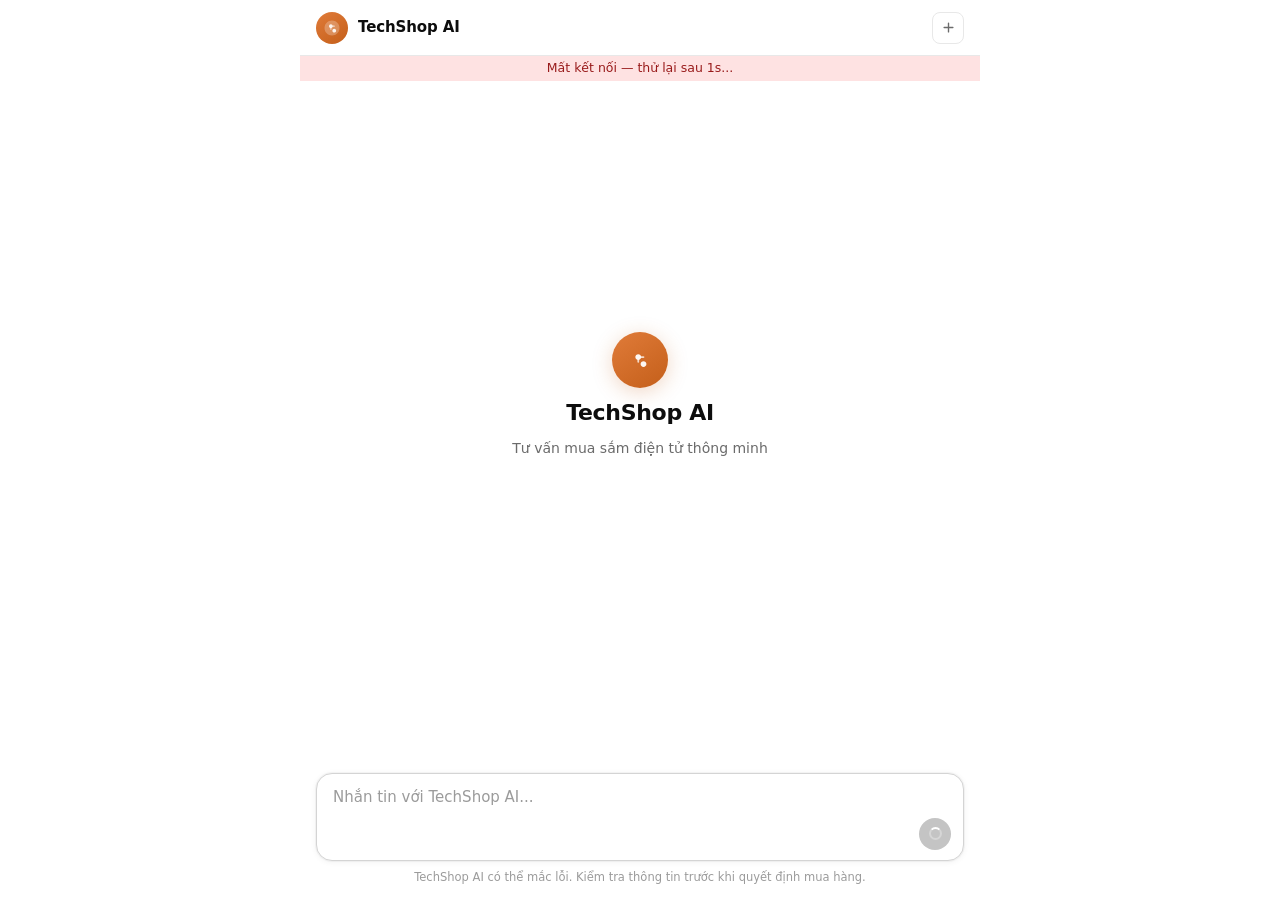
<file: static/index.html>
<!DOCTYPE html>
<html lang="vi">
<head>
<meta charset="UTF-8">
<meta name="viewport" content="width=device-width, initial-scale=1.0, viewport-fit=cover">
<title>TechShop AI</title>
<link rel="stylesheet" href="/static/style.css">
</head>
<body>

<div class="chat-root">

  <!-- Header -->
  <header class="chat-header">
    <div class="header-brand">
      <div class="bot-logo">
        <svg width="18" height="18" viewBox="0 0 24 24" fill="none">
          <path d="M12 2C6.48 2 2 6.48 2 12s4.48 10 10 10 10-4.48 10-10S17.52 2 12 2z" fill="rgba(255,255,255,0.25)"/>
          <path d="M8 9.5C8 8.12 9.12 7 10.5 7S13 8.12 13 9.5 11.88 12 10.5 12 8 10.88 8 9.5zM12.5 15.5c0-1.38 1.12-2.5 2.5-2.5s2.5 1.12 2.5 2.5S16.38 18 15 18s-2.5-1.12-2.5-2.5z" fill="white" opacity="0.9"/>
          <path d="M10.5 12v1.5M13 9.5h2" stroke="white" stroke-width="1.5" stroke-linecap="round" opacity="0.7"/>
        </svg>
      </div>
      <span class="header-title">TechShop AI</span>
    </div>
    <div class="header-actions">
      <span class="session-id" id="session-label"></span>
      <button class="hdr-btn" onclick="clearSession()" title="Cuộc trò chuyện mới">
        <svg width="15" height="15" viewBox="0 0 24 24" fill="none" stroke="currentColor" stroke-width="2.2" stroke-linecap="round">
          <path d="M12 5v14M5 12h14"/>
        </svg>
      </button>
    </div>
  </header>

  <!-- Connection banner -->
  <div class="conn-banner" id="conn-banner"></div>

  <!-- Messages -->
  <main class="messages-area" id="chat-messages">
    <div class="welcome-wrap" id="welcome-state">
      <div class="welcome-avatar">
        <svg width="28" height="28" viewBox="0 0 24 24" fill="none">
          <path d="M8 9.5C8 8.12 9.12 7 10.5 7S13 8.12 13 9.5 11.88 12 10.5 12 8 10.88 8 9.5zM12.5 15.5c0-1.38 1.12-2.5 2.5-2.5s2.5 1.12 2.5 2.5S16.38 18 15 18s-2.5-1.12-2.5-2.5z" fill="white" opacity="0.95"/>
          <path d="M10.5 12v1.5M13 9.5h2" stroke="white" stroke-width="1.5" stroke-linecap="round" opacity="0.75"/>
        </svg>
      </div>
      <h1 class="welcome-title">TechShop AI</h1>
      <p class="welcome-sub">Tư vấn mua sắm điện tử thông minh</p>
    </div>
  </main>

  <!-- Input area -->
  <footer class="input-footer">
    <div class="input-shell">
      <textarea
        id="msg-input"
        placeholder="Nhắn tin với TechShop AI..."
        rows="1"
        autocomplete="off"
      ></textarea>
      <div class="input-bottom-row">
        <div class="input-left-actions"><!-- future: attach, etc. --></div>
        <button id="send-btn" disabled title="Gửi">
          <svg width="16" height="16" viewBox="0 0 24 24" fill="none">
            <path d="M12 19V5M5 12l7-7 7 7" stroke="white" stroke-width="2.5" stroke-linecap="round" stroke-linejoin="round"/>
          </svg>
        </button>
      </div>
    </div>
    <p class="footer-disclaimer">TechShop AI có thể mắc lỗi. Kiểm tra thông tin trước khi quyết định mua hàng.</p>
  </footer>

</div>

<script src="/static/app.js"></script>
</body>
</html>
</file>
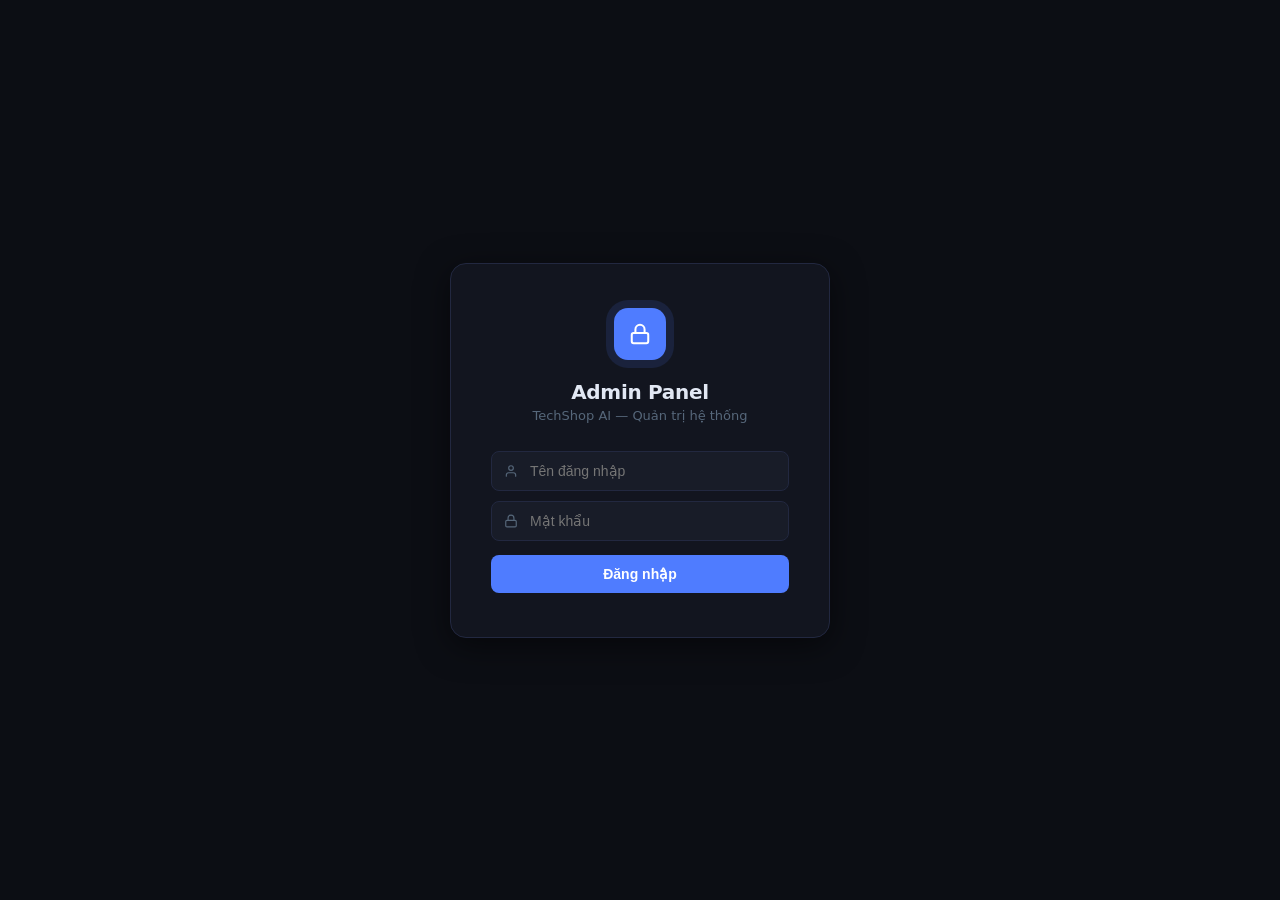
<file: static/admin.html>
<!DOCTYPE html>
<html lang="vi" data-theme="dark">
<head>
<meta charset="UTF-8">
<meta name="viewport" content="width=device-width,initial-scale=1,viewport-fit=cover">
<title>TechShop AI — Admin</title>
<style>
/* ── Design tokens ─────────────────────────────────────────────────────────── */
[data-theme="dark"]{
  --bg:#0c0e14;--surface:#12151f;--panel:#181c28;--border:#222840;
  --accent:#4f7cff;--accent-dim:rgba(79,124,255,.13);
  --green:#22c55e;--green-dim:rgba(34,197,94,.12);
  --amber:#f59e0b;--amber-dim:rgba(245,158,11,.13);
  --red:#f43f5e;--red-dim:rgba(244,63,94,.12);
  --violet:#a78bfa;--violet-dim:rgba(167,139,250,.12);
  --text:#e2e8f4;--muted:#56677a;
  --shadow:0 8px 32px rgba(0,0,0,.5);
  --shadow-sm:0 2px 8px rgba(0,0,0,.35);
  --scrollbar-thumb:#222840;--scrollbar-thumb-hover:#2d3a55;
}
[data-theme="light"]{
  --bg:#edf2f8;--surface:#ffffff;--panel:#f5f8fc;--border:#dde4ef;
  --accent:#3b65e8;--accent-dim:rgba(59,101,232,.10);
  --green:#16a34a;--green-dim:rgba(22,163,74,.10);
  --amber:#d97706;--amber-dim:rgba(217,119,6,.10);
  --red:#dc2626;--red-dim:rgba(220,38,38,.10);
  --violet:#7c3aed;--violet-dim:rgba(124,58,237,.10);
  --text:#0d1424;--muted:#6b7c96;
  --shadow:0 4px 16px rgba(0,0,0,.10);
  --shadow-sm:0 1px 4px rgba(0,0,0,.08);
  --scrollbar-thumb:#c8d3e0;--scrollbar-thumb-hover:#aab5c5;
}
:root{
  --mono:'SF Mono','Fira Code','Cascadia Code',ui-monospace,'Courier New',monospace;
  --radius:8px;--transition:150ms ease;
  /* semantic aliases for legacy var(--blue) usage */
  --blue:var(--accent);--blue-dim:var(--accent-dim);
}
*{box-sizing:border-box;margin:0;padding:0}
::-webkit-scrollbar{width:5px;height:5px}
::-webkit-scrollbar-track{background:transparent}
::-webkit-scrollbar-thumb{background:var(--scrollbar-thumb);border-radius:99px}
::-webkit-scrollbar-thumb:hover{background:var(--scrollbar-thumb-hover)}
body{background:var(--bg);color:var(--text);font-family:system-ui,-apple-system,'Segoe UI',sans-serif;font-size:14px;min-height:100vh;transition:background var(--transition),color var(--transition)}

/* ── Login ── */
#login-screen{display:flex;align-items:center;justify-content:center;min-height:100vh;padding:20px;background:var(--bg)}
.login-card{background:var(--surface);border:1px solid var(--border);border-radius:16px;padding:44px 40px;width:100%;max-width:380px;box-shadow:var(--shadow);text-align:center}
.login-logo-wrap{width:52px;height:52px;background:var(--accent);border-radius:14px;display:flex;align-items:center;justify-content:center;margin:0 auto 20px;box-shadow:0 0 0 8px var(--accent-dim)}
.login-logo-wrap svg{color:#fff}
.login-card h1{font-size:20px;font-weight:700;margin-bottom:4px;letter-spacing:-.3px}
.login-card p{color:var(--muted);font-size:13px;margin-bottom:28px}
.login-field{position:relative;margin-bottom:10px}
.login-field svg{position:absolute;left:13px;top:50%;transform:translateY(-50%);color:var(--muted);pointer-events:none}
.login-card input{width:100%;padding:11px 14px 11px 38px;background:var(--panel);border:1.5px solid var(--border);border-radius:8px;color:var(--text);font-size:14px;outline:none;transition:border-color var(--transition)}
.login-card input:focus{border-color:var(--accent)}
.btn-primary{width:100%;padding:11px;background:var(--accent);color:#fff;border:none;border-radius:8px;font-size:14px;font-weight:600;cursor:pointer;transition:opacity var(--transition);margin-top:4px}
.btn-primary:hover{opacity:.88}
.login-error{color:var(--red);font-size:12.5px;margin-top:10px;display:none}

/* ── Layout ── */
#admin-app{display:none;height:100vh;flex-direction:row}
aside{width:228px;background:var(--surface);border-right:1px solid var(--border);display:flex;flex-direction:column;flex-shrink:0;transition:background var(--transition),border-color var(--transition)}
.aside-brand{padding:18px 16px 14px;display:flex;align-items:center;gap:10px;border-bottom:1px solid var(--border)}
.aside-logo{width:30px;height:30px;background:var(--accent);border-radius:8px;display:flex;align-items:center;justify-content:center;flex-shrink:0}
.aside-logo svg{color:#fff}
.aside-brand-text{display:flex;flex-direction:column;line-height:1.2}
.aside-brand-text strong{font-size:13.5px;font-weight:700;letter-spacing:-.2px}
.aside-brand-text small{font-size:10px;color:var(--muted);letter-spacing:.3px;text-transform:uppercase}
nav{padding:10px 8px;flex:1;overflow-y:auto}
.nav-section{font-size:9.5px;font-weight:700;letter-spacing:1px;text-transform:uppercase;color:var(--muted);padding:12px 10px 4px;opacity:.6}
.nav-item{display:flex;align-items:center;gap:9px;padding:8px 10px;border-radius:7px;cursor:pointer;color:var(--muted);font-size:13px;font-weight:500;transition:background var(--transition),color var(--transition);margin-bottom:1px;user-select:none;position:relative}
.nav-item:hover{background:var(--panel);color:var(--text)}
.nav-item.active{background:var(--accent-dim);color:var(--accent);font-weight:600}
.nav-item.active::before{content:'';position:absolute;left:0;top:20%;bottom:20%;width:3px;background:var(--accent);border-radius:0 3px 3px 0;margin-left:-8px}
.nav-item svg{flex-shrink:0;opacity:.75}
.nav-item.active svg{opacity:1}
.aside-footer{padding:12px 16px;border-top:1px solid var(--border)}
.model-badge{font-family:var(--mono);font-size:9.5px;color:var(--muted);word-break:break-all;line-height:1.5;margin-bottom:10px}
.aside-footer-btns{display:flex;gap:6px}
.theme-btn{flex:0 0 32px;height:32px;display:flex;align-items:center;justify-content:center;background:var(--panel);border:1px solid var(--border);border-radius:7px;color:var(--muted);cursor:pointer;transition:color var(--transition),border-color var(--transition)}
.theme-btn:hover{color:var(--text);border-color:var(--accent)}
.logout-btn{flex:1;padding:7px;background:transparent;border:1px solid var(--border);color:var(--muted);border-radius:7px;font-size:12px;font-weight:500;cursor:pointer;transition:all var(--transition)}
.logout-btn:hover{border-color:var(--red);color:var(--red);background:var(--red-dim)}

/* ── Main content ── */
.main-content{flex:1;display:flex;flex-direction:column;overflow:hidden}
.topbar{padding:13px 24px;border-bottom:1px solid var(--border);display:flex;align-items:center;justify-content:space-between;flex-shrink:0;background:var(--surface)}
.topbar h2{font-size:15px;font-weight:700;letter-spacing:-.2px}
.topbar .actions{display:flex;gap:8px;align-items:center}
.content-area{flex:1;overflow-y:auto;padding:24px}
.content-area select,.topbar select,.topbar-select{padding:6px 10px;background:var(--panel);border:1px solid var(--border);border-radius:7px;color:var(--text);font-size:12.5px;outline:none;cursor:pointer;transition:border-color var(--transition)}
.content-area select:focus,.topbar select:focus,.topbar-select:focus{border-color:var(--accent)}

/* ── Stat cards ── */
.stat-grid{display:grid;grid-template-columns:repeat(auto-fill,minmax(190px,1fr));gap:12px;margin-bottom:20px}
.stat-card{background:var(--surface);border:1px solid var(--border);border-radius:var(--radius);padding:18px 20px;position:relative;overflow:hidden;transition:border-color var(--transition)}
.stat-card::before{content:'';position:absolute;top:0;left:0;right:0;height:2px}
.stat-card.blue::before{background:var(--accent)}
.stat-card.green::before{background:var(--green)}
.stat-card.amber::before{background:var(--amber)}
.stat-card.violet::before{background:var(--violet)}
.stat-card.red::before{background:var(--red)}
.stat-label{font-size:10.5px;font-weight:600;text-transform:uppercase;letter-spacing:.8px;color:var(--muted);margin-bottom:10px}
.stat-value{font-size:26px;font-weight:700;font-variant-numeric:tabular-nums;line-height:1;letter-spacing:-.5px}
.stat-sub{font-size:11.5px;color:var(--muted);margin-top:6px}
.stat-card.blue .stat-value{color:var(--accent)}
.stat-card.green .stat-value{color:var(--green)}
.stat-card.amber .stat-value{color:var(--amber)}
.stat-card.violet .stat-value{color:var(--violet)}
.stat-card.red .stat-value{color:var(--red)}

/* ── Chart ── */
.chart-panel{background:var(--surface);border:1px solid var(--border);border-radius:var(--radius);padding:20px;margin-bottom:20px}
.chart-header{display:flex;align-items:center;justify-content:space-between;margin-bottom:16px}
.chart-header h3{font-size:13px;font-weight:600}
.chart-legend{display:flex;gap:16px}
.legend-item{display:flex;align-items:center;gap:6px;font-size:11.5px;color:var(--muted)}
.legend-dot{width:8px;height:8px;border-radius:50%}
canvas{display:block;width:100%;height:160px}

/* ── Tables ── */
.table-panel{background:var(--surface);border:1px solid var(--border);border-radius:var(--radius);overflow:hidden;margin-bottom:16px}
.table-panel-header{padding:13px 16px;display:flex;align-items:center;justify-content:space-between;border-bottom:1px solid var(--border)}
.table-panel-header h3{font-size:12.5px;font-weight:600;letter-spacing:-.1px}
.data-table{width:100%;border-collapse:collapse;font-size:12.5px}
.data-table th{text-align:left;padding:9px 14px;color:var(--muted);font-weight:600;font-size:10.5px;text-transform:uppercase;letter-spacing:.6px;border-bottom:1px solid var(--border);background:var(--panel);white-space:nowrap}
.data-table td{padding:9px 14px;border-bottom:1px solid var(--border);vertical-align:middle;font-variant-numeric:tabular-nums}
.data-table tr:last-child td{border-bottom:none}
.data-table tbody tr:hover td{background:var(--panel)}
.data-table .mono{font-family:var(--mono);font-size:11.5px}
.overflow-wrap{overflow-x:auto}

/* ── Badges ── */
.badge{display:inline-flex;align-items:center;font-size:10.5px;font-weight:600;padding:2px 8px;border-radius:20px;gap:3px}
.badge-blue{background:var(--accent-dim);color:var(--accent)}
.badge-green{background:var(--green-dim);color:var(--green)}
.badge-amber{background:var(--amber-dim);color:var(--amber)}
.badge-red{background:var(--red-dim);color:var(--red)}
.badge-violet{background:var(--violet-dim);color:var(--violet)}
.badge-slate{background:var(--panel);color:var(--muted);border:1px solid var(--border)}

/* ── Buttons ── */
.btn{padding:7px 14px;border-radius:7px;font-size:12.5px;font-weight:600;cursor:pointer;border:none;transition:all var(--transition);display:inline-flex;align-items:center;gap:5px}
.btn:disabled{opacity:.45;cursor:not-allowed}
.btn-blue{background:var(--accent);color:#fff;box-shadow:0 1px 3px rgba(79,124,255,.3)}
.btn-blue:hover:not(:disabled){opacity:.88}
.btn-green{background:var(--green-dim);color:var(--green);border:1px solid rgba(34,197,94,.25)}
.btn-green:hover:not(:disabled){opacity:.85}
.btn-red{background:var(--red-dim);color:var(--red);border:1px solid rgba(244,63,94,.2)}
.btn-red:hover:not(:disabled){opacity:.85}
.btn-ghost{background:transparent;color:var(--muted);border:1px solid var(--border)}
.btn-ghost:hover:not(:disabled){color:var(--text);border-color:var(--muted);background:var(--panel)}
.btn-sm{padding:4px 10px;font-size:11.5px;border-radius:6px}

/* ── Filters ── */
.filters{display:flex;gap:8px;margin-bottom:14px;flex-wrap:wrap;align-items:center}
.filters select,.filters input{padding:7px 10px;background:var(--surface);border:1px solid var(--border);border-radius:7px;color:var(--text);font-size:12.5px;outline:none;transition:border-color var(--transition)}
.filters select:focus,.filters input:focus{border-color:var(--accent)}
.filters label{font-size:12px;color:var(--muted);white-space:nowrap}

/* ── Pagination ── */
.pagination{display:flex;align-items:center;gap:8px;padding:10px 14px;border-top:1px solid var(--border);justify-content:flex-end}
.pagination span{font-size:12px;color:var(--muted)}

/* ── Modal ── */
.modal-overlay{position:fixed;inset:0;background:rgba(0,0,0,.55);z-index:100;display:flex;align-items:center;justify-content:center;padding:20px;display:none;backdrop-filter:blur(4px)}
.modal-overlay.open{display:flex}
.modal{background:var(--surface);border:1px solid var(--border);border-radius:14px;width:100%;max-width:640px;max-height:90vh;display:flex;flex-direction:column;box-shadow:var(--shadow)}
.modal-header{padding:16px 20px;border-bottom:1px solid var(--border);display:flex;align-items:center;justify-content:space-between;flex-shrink:0}
.modal-header h3{font-size:15px;font-weight:700;letter-spacing:-.2px}
.modal-close{background:none;border:none;color:var(--muted);font-size:20px;cursor:pointer;line-height:1;padding:2px 6px;border-radius:5px;transition:all var(--transition)}
.modal-close:hover{color:var(--text);background:var(--panel)}
.modal-body{padding:20px;overflow-y:auto;flex:1}
.modal-footer{padding:14px 20px;border-top:1px solid var(--border);display:flex;justify-content:flex-end;gap:8px;flex-shrink:0}

/* ── Form fields ── */
.form-row{display:grid;grid-template-columns:1fr 1fr;gap:12px;margin-bottom:12px}
.form-row.full{grid-template-columns:1fr}
.form-group{display:flex;flex-direction:column;gap:4px}
.form-group label{font-size:11px;font-weight:600;color:var(--muted);text-transform:uppercase;letter-spacing:.4px}
.form-group input,.form-group select,.form-group textarea{padding:9px 12px;background:var(--panel);border:1.5px solid var(--border);border-radius:7px;color:var(--text);font-size:13px;outline:none;transition:border-color var(--transition);font-family:inherit}
.form-group input:focus,.form-group select:focus,.form-group textarea:focus{border-color:var(--accent)}
.form-group textarea{resize:vertical;min-height:80px;font-family:var(--mono);font-size:12px}
.form-hint{font-size:11px;color:var(--muted);margin-top:2px}

/* ── Empty / loading / error ── */
.empty-state{text-align:center;padding:48px 20px;color:var(--muted)}
.empty-state .icon{font-size:36px;margin-bottom:10px;opacity:.6}
.loading{text-align:center;padding:32px;color:var(--muted);font-size:13px}
.error-msg{background:var(--red-dim);border:1px solid rgba(244,63,94,.25);color:var(--red);padding:10px 14px;border-radius:8px;font-size:13px;margin-bottom:14px;display:none}

/* ── Grid helpers ── */
.grid-2col{display:grid;grid-template-columns:1fr 1fr;gap:14px}
.grid-3col{display:grid;grid-template-columns:repeat(3,1fr);gap:14px}
.grid-4col{display:grid;grid-template-columns:repeat(4,1fr);gap:14px}
.mb-16{margin-bottom:16px}.mb-20{margin-bottom:20px}

/* ── Mobile header ── */
.mobile-header{display:none;align-items:center;gap:12px;padding:11px 16px;border-bottom:1px solid var(--border);background:var(--surface);flex-shrink:0}
.mobile-header .tab-title{font-size:15px;font-weight:700;flex:1;letter-spacing:-.2px}
.hamburger-btn{width:36px;height:36px;display:flex;align-items:center;justify-content:center;background:var(--panel);border:1px solid var(--border);color:var(--muted);border-radius:7px;cursor:pointer;flex-shrink:0;transition:all var(--transition)}
.hamburger-btn:hover{color:var(--text);border-color:var(--muted)}
.nav-overlay{display:none;position:fixed;inset:0;background:rgba(0,0,0,.55);z-index:150;-webkit-tap-highlight-color:transparent;backdrop-filter:blur(2px)}
.nav-overlay.show{display:block}

/* ── Tablet ── */
@media(max-width:900px){
  aside{width:200px}
  .content-area{padding:16px}
}

/* ── Mobile ── */
@media(max-width:680px){
  html{height:-webkit-fill-available}
  body{min-height:-webkit-fill-available}
  aside{position:fixed;top:0;bottom:0;left:0;width:256px;z-index:200;transform:translateX(-100%);transition:transform .25s ease;box-shadow:4px 0 32px rgba(0,0,0,.5);display:flex!important}
  aside.open{transform:translateX(0)}
  #admin-app{flex-direction:column}
  .main-content{width:100%;height:100vh;height:100dvh;overflow:hidden}
  .mobile-header{display:flex}
  .topbar h2{display:none}
  .topbar{padding:8px 14px}
  .content-area{padding:12px;padding-bottom:max(12px,env(safe-area-inset-bottom))}
  .stat-grid{grid-template-columns:1fr 1fr;gap:10px}
  .grid-2col,.grid-3col,.grid-4col{grid-template-columns:1fr}
  .filters{gap:6px}
  #search-filter{width:100%!important}
  .modal-overlay{padding:0;align-items:flex-end}
  .modal{border-radius:16px 16px 0 0;max-height:92vh;max-width:100%}
  .modal-body{padding:16px}
  .modal-header{padding:14px 16px}
  .modal-footer{padding:12px 16px;padding-bottom:max(12px,env(safe-area-inset-bottom))}
  .form-row{grid-template-columns:1fr}
  .login-card{padding:32px 24px;border-radius:0;min-height:100vh;display:flex;flex-direction:column;justify-content:center;max-width:100%}
  #login-screen{padding:0}
}
@media(max-width:400px){
  .stat-grid{grid-template-columns:1fr}
  .stat-value{font-size:22px}
}

/* ── Live Monitor ── */
.monitor-wrap{display:flex;height:100%;overflow:hidden}
.session-list-pane{width:272px;flex-shrink:0;border-right:1px solid var(--border);display:flex;flex-direction:column;overflow:hidden;background:var(--surface)}
.session-list-head{padding:11px 14px;border-bottom:1px solid var(--border);display:flex;align-items:center;justify-content:space-between;flex-shrink:0}
.session-list-head h3{font-size:12.5px;font-weight:600;letter-spacing:-.1px}
.session-count{font-size:11px;color:var(--muted)}
.session-list-scroll{flex:1;overflow-y:auto}
.session-item{padding:10px 12px;border-bottom:1px solid var(--border);cursor:pointer;transition:background var(--transition);position:relative}
.session-item:hover{background:var(--panel)}
.session-item.active{background:var(--accent-dim)}
.session-item.escalated{border-left:3px solid var(--red)}
.session-item-top{display:flex;align-items:center;gap:5px;margin-bottom:4px}
.session-id-chip{font-family:var(--mono);font-size:11px;color:var(--text);flex:1;overflow:hidden;text-overflow:ellipsis;white-space:nowrap}
.pulse-dot{width:6px;height:6px;border-radius:50%;background:var(--red);display:inline-block;flex-shrink:0;animation:mon-pulse 1.4s ease-in-out infinite}
@keyframes mon-pulse{0%,100%{opacity:1;transform:scale(1)}50%{opacity:.4;transform:scale(.7)}}
.session-meta{font-size:11px;color:var(--muted);margin-top:2px;line-height:1.4}
.session-esc-reason{font-size:11px;color:var(--red);margin-top:2px}

.chat-pane{flex:1;display:flex;flex-direction:column;overflow:hidden;background:var(--bg)}
.chat-pane-placeholder{flex:1;display:flex;align-items:center;justify-content:center;color:var(--muted);font-size:13px;text-align:center;padding:24px}
.chat-pane-placeholder p{line-height:1.6;max-width:200px}
.chat-pane-inner{flex:1;display:none;flex-direction:column;overflow:hidden}
.chat-pane-header{padding:11px 14px;border-bottom:1px solid var(--border);flex-shrink:0;display:flex;align-items:center;justify-content:space-between;background:var(--surface);gap:10px}
.chat-pane-title{display:flex;flex-direction:column;gap:2px;flex:1;min-width:0}
.chat-pane-sid{font-family:var(--mono);font-size:12px;color:var(--text);font-weight:600;overflow:hidden;text-overflow:ellipsis;white-space:nowrap}
.chat-pane-sub{font-size:11px;color:var(--muted)}
.chat-pane-msgs{flex:1;overflow-y:auto;padding:16px;display:flex;flex-direction:column;gap:10px}
.chat-pane-footer{padding:10px 12px;border-top:1px solid var(--border);display:flex;gap:8px;flex-shrink:0;background:var(--surface)}
.chat-pane-footer textarea{flex:1;padding:8px 12px;background:var(--panel);border:1px solid var(--border);border-radius:8px;color:var(--text);font-size:13px;font-family:inherit;resize:none;outline:none;line-height:1.5;min-height:38px;max-height:120px;transition:border-color var(--transition)}
.chat-pane-footer textarea:focus{border-color:var(--accent)}
.chat-pane-footer textarea:disabled{opacity:.5;cursor:not-allowed}
.chat-pane-footer button{padding:8px 14px;background:var(--accent);color:#fff;border:none;border-radius:8px;font-size:13px;font-weight:600;cursor:pointer;flex-shrink:0;align-self:flex-end;transition:opacity var(--transition)}
.chat-pane-footer button:hover:not(:disabled){opacity:.88}
.chat-pane-footer button:disabled{opacity:.4;cursor:not-allowed}

.mon-msg{max-width:80%;display:flex;flex-direction:column;gap:3px}
.mon-msg.user{align-self:flex-end}
.mon-msg.assistant,.mon-msg.support{align-self:flex-start}
.mon-msg-sender{font-size:10.5px;font-weight:600;color:var(--muted);padding:0 4px}
.mon-msg.user .mon-msg-sender{text-align:right}
.mon-msg-bubble{padding:9px 13px;border-radius:14px;font-size:13px;line-height:1.55;word-break:break-word}
.mon-msg.user .mon-msg-bubble{background:var(--accent-dim);border:1px solid rgba(79,124,255,.2);border-bottom-right-radius:3px}
.mon-msg.assistant .mon-msg-bubble{background:var(--panel);border:1px solid var(--border);border-bottom-left-radius:3px}
.mon-msg.support .mon-msg-bubble{background:var(--green-dim);border:1px solid rgba(34,197,94,.25);border-bottom-left-radius:3px}

@media(max-width:680px){
  .session-list-pane{width:100%}
  .chat-pane{display:none}
  .monitor-wrap.chat-open .session-list-pane{display:none}
  .monitor-wrap.chat-open .chat-pane{display:flex}
  .chat-pane-header .back-btn{display:inline-flex}
}
.back-btn{display:none;align-items:center;gap:4px;padding:5px 10px;background:var(--panel);border:1px solid var(--border);border-radius:6px;color:var(--muted);font-size:12px;cursor:pointer;transition:all var(--transition)}
.back-btn:hover{color:var(--text);border-color:var(--muted)}

/* ── Session Roadmap ── */
.session-roadmap{padding:10px 16px 8px;border-bottom:1px solid var(--border);background:var(--panel);flex-shrink:0}
.roadmap-track{display:flex;align-items:flex-start;position:relative}
.roadmap-track::before{content:'';position:absolute;top:13px;left:14px;right:14px;height:2px;background:var(--border);z-index:0}
.roadmap-step{flex:1;display:flex;flex-direction:column;align-items:center;position:relative;z-index:1}
.roadmap-dot{width:28px;height:28px;border-radius:50%;border:2px solid var(--border);background:var(--bg);display:flex;align-items:center;justify-content:center;font-size:11px;transition:all .2s;flex-shrink:0}
.roadmap-step.done .roadmap-dot{border-color:var(--accent);background:var(--accent-dim);color:var(--accent)}
.roadmap-step.active .roadmap-dot{border-color:var(--accent);background:var(--accent);color:#fff;box-shadow:0 0 0 4px var(--accent-dim)}
.roadmap-step.special-oos .roadmap-dot{border-color:var(--amber);background:var(--amber-dim)}
.roadmap-step.special-esc .roadmap-dot{border-color:var(--red);background:var(--red-dim)}
.roadmap-label{font-size:9.5px;color:var(--muted);margin-top:5px;text-align:center;white-space:nowrap;line-height:1.3}
.roadmap-step.done .roadmap-label{color:var(--text)}
.roadmap-step.active .roadmap-label{color:var(--accent);font-weight:600}
.roadmap-step.special-oos .roadmap-label{color:var(--amber)}
.roadmap-step.special-esc .roadmap-label{color:var(--red)}
.roadmap-connector{flex:1;height:2px;background:var(--border);align-self:center;margin:0 0 22px;transition:background .2s;position:relative;z-index:0}
.roadmap-connector.done{background:var(--accent)}
.roadmap-chips{display:flex;gap:5px;flex-wrap:wrap;margin-top:8px}
.roadmap-chip{font-size:10.5px;padding:2px 7px;border-radius:10px;background:var(--surface);border:1px solid var(--border);color:var(--muted);white-space:nowrap;line-height:1.6}
.roadmap-chip.c-blue{border-color:rgba(79,124,255,.4);color:var(--accent)}
.roadmap-chip.c-green{border-color:rgba(34,197,94,.4);color:var(--green)}
.roadmap-chip.c-amber{border-color:rgba(245,158,11,.4);color:var(--amber)}
.roadmap-chip.c-red{border-color:rgba(244,63,94,.4);color:var(--red)}

/* ── AI Toggle Switch ── */
.ai-toggle-wrap{display:flex;align-items:center;gap:6px;user-select:none}
.ai-toggle-label{font-size:10.5px;font-weight:700;letter-spacing:.8px;color:var(--muted);text-transform:uppercase}
.ai-toggle-pill{
  width:38px;height:22px;border-radius:11px;border:none;cursor:pointer;
  position:relative;transition:background var(--transition);
  background:var(--border);padding:0;flex-shrink:0;
}
.ai-toggle-pill.on{background:var(--green)}
.ai-toggle-knob{
  position:absolute;top:3px;left:3px;width:16px;height:16px;
  border-radius:50%;background:#fff;transition:transform var(--transition);
  box-shadow:0 1px 3px rgba(0,0,0,.25);
}
.ai-toggle-pill.on .ai-toggle-knob{transform:translateX(16px)}
.ai-toggle-state{font-size:10.5px;font-weight:700;color:var(--muted);min-width:20px;transition:color var(--transition)}
.ai-toggle-pill.on + .ai-toggle-state{color:var(--green)}
/* Session list AI indicator */
.ai-off-badge{display:inline-flex;align-items:center;gap:3px;font-size:9.5px;font-weight:600;padding:1px 6px;border-radius:8px;background:var(--amber-dim);color:var(--amber);border:1px solid rgba(245,158,11,.25)}
</style>
</head>
<body>

<!-- ── Login ─────────────────────────────────────────────────────────────────── -->
<div id="login-screen">
  <div class="login-card">
    <div class="login-logo-wrap">
      <svg width="22" height="22" viewBox="0 0 24 24" fill="none" stroke="currentColor" stroke-width="2.2" stroke-linecap="round" stroke-linejoin="round"><rect x="3" y="11" width="18" height="11" rx="2"/><path d="M7 11V7a5 5 0 0 1 10 0v4"/></svg>
    </div>
    <h1>Admin Panel</h1>
    <p>TechShop AI — Quản trị hệ thống</p>
    <div class="login-field">
      <svg width="14" height="14" viewBox="0 0 24 24" fill="none" stroke="currentColor" stroke-width="2" stroke-linecap="round" stroke-linejoin="round"><path d="M20 21v-2a4 4 0 0 0-4-4H8a4 4 0 0 0-4 4v2"/><circle cx="12" cy="7" r="4"/></svg>
      <input type="text" id="login-username" placeholder="Tên đăng nhập" autocomplete="username">
    </div>
    <div class="login-field">
      <svg width="14" height="14" viewBox="0 0 24 24" fill="none" stroke="currentColor" stroke-width="2" stroke-linecap="round" stroke-linejoin="round"><rect x="3" y="11" width="18" height="11" rx="2"/><path d="M7 11V7a5 5 0 0 1 10 0v4"/></svg>
      <input type="password" id="login-password" placeholder="Mật khẩu" autocomplete="current-password">
    </div>
    <button class="btn-primary" onclick="doLogin()">Đăng nhập</button>
    <div class="login-error" id="login-error">Tên đăng nhập hoặc mật khẩu không đúng.</div>
  </div>
</div>

<!-- ── Main App ───────────────────────────────────────────────────────────────── -->
<div id="admin-app">
  <div class="nav-overlay" id="nav-overlay" onclick="closeSidebar()"></div>

  <aside id="sidebar">
    <div class="aside-brand">
      <div class="aside-logo">
        <svg width="16" height="16" viewBox="0 0 24 24" fill="none" stroke="currentColor" stroke-width="2.5" stroke-linecap="round" stroke-linejoin="round"><polyline points="22 12 18 12 15 21 9 3 6 12 2 12"/></svg>
      </div>
      <div class="aside-brand-text">
        <strong>TechShop AI</strong>
        <small>Admin Console</small>
      </div>
    </div>
    <nav>
      <div class="nav-section">Tổng quan</div>
      <div class="nav-item active" onclick="showTab('dashboard')" id="nav-dashboard">
        <svg width="15" height="15" viewBox="0 0 24 24" fill="none" stroke="currentColor" stroke-width="2" stroke-linecap="round" stroke-linejoin="round"><rect x="3" y="3" width="7" height="7" rx="1"/><rect x="14" y="3" width="7" height="7" rx="1"/><rect x="14" y="14" width="7" height="7" rx="1"/><rect x="3" y="14" width="7" height="7" rx="1"/></svg>
        Dashboard
      </div>
      <div class="nav-item" onclick="showTab('metrics')" id="nav-metrics">
        <svg width="15" height="15" viewBox="0 0 24 24" fill="none" stroke="currentColor" stroke-width="2" stroke-linecap="round" stroke-linejoin="round"><line x1="18" y1="20" x2="18" y2="10"/><line x1="12" y1="20" x2="12" y2="4"/><line x1="6" y1="20" x2="6" y2="14"/></svg>
        Metrics
      </div>

      <div class="nav-section">Vận hành</div>
      <div class="nav-item" onclick="showTab('monitor')" id="nav-monitor" style="justify-content:space-between">
        <span style="display:flex;align-items:center;gap:9px">
          <svg width="15" height="15" viewBox="0 0 24 24" fill="none" stroke="currentColor" stroke-width="2" stroke-linecap="round" stroke-linejoin="round"><path d="M21 15a2 2 0 0 1-2 2H7l-4 4V5a2 2 0 0 1 2-2h14a2 2 0 0 1 2 2z"/></svg>
          Hỗ trợ trực tuyến
        </span>
        <span id="monitor-badge" style="display:none;background:var(--red);color:#fff;font-size:9.5px;font-weight:700;padding:1px 6px;border-radius:10px;min-width:18px;text-align:center;line-height:1.5"></span>
      </div>
      <div class="nav-item" onclick="showTab('escalations')" id="nav-escalations">
        <svg width="15" height="15" viewBox="0 0 24 24" fill="none" stroke="currentColor" stroke-width="2" stroke-linecap="round" stroke-linejoin="round"><path d="M10.29 3.86L1.82 18a2 2 0 0 0 1.71 3h16.94a2 2 0 0 0 1.71-3L13.71 3.86a2 2 0 0 0-3.42 0z"/><line x1="12" y1="9" x2="12" y2="13"/><line x1="12" y1="17" x2="12.01" y2="17"/></svg>
        Escalations
      </div>

      <div class="nav-section">Catalogue</div>
      <div class="nav-item" onclick="showTab('products')" id="nav-products">
        <svg width="15" height="15" viewBox="0 0 24 24" fill="none" stroke="currentColor" stroke-width="2" stroke-linecap="round" stroke-linejoin="round"><path d="M21 16V8a2 2 0 0 0-1-1.73l-7-4a2 2 0 0 0-2 0l-7 4A2 2 0 0 0 3 8v8a2 2 0 0 0 1 1.73l7 4a2 2 0 0 0 2 0l7-4A2 2 0 0 0 21 16z"/></svg>
        Sản phẩm
      </div>
      <div class="nav-item" onclick="showTab('orders')" id="nav-orders">
        <svg width="15" height="15" viewBox="0 0 24 24" fill="none" stroke="currentColor" stroke-width="2" stroke-linecap="round" stroke-linejoin="round"><path d="M14 2H6a2 2 0 0 0-2 2v16a2 2 0 0 0 2 2h12a2 2 0 0 0 2-2V8z"/><polyline points="14 2 14 8 20 8"/><line x1="16" y1="13" x2="8" y2="13"/><line x1="16" y1="17" x2="8" y2="17"/><polyline points="10 9 9 9 8 9"/></svg>
        Đơn hàng
      </div>
      <div class="nav-item" onclick="showTab('customers')" id="nav-customers">
        <svg width="15" height="15" viewBox="0 0 24 24" fill="none" stroke="currentColor" stroke-width="2" stroke-linecap="round" stroke-linejoin="round"><path d="M17 21v-2a4 4 0 0 0-4-4H5a4 4 0 0 0-4 4v2"/><circle cx="9" cy="7" r="4"/><path d="M23 21v-2a4 4 0 0 0-3-3.87"/><path d="M16 3.13a4 4 0 0 1 0 7.75"/></svg>
        Khách hàng
      </div>

      <div class="nav-section">Hệ thống</div>
      <div class="nav-item" onclick="showTab('logs')" id="nav-logs">
        <svg width="15" height="15" viewBox="0 0 24 24" fill="none" stroke="currentColor" stroke-width="2" stroke-linecap="round" stroke-linejoin="round"><line x1="8" y1="6" x2="21" y2="6"/><line x1="8" y1="12" x2="21" y2="12"/><line x1="8" y1="18" x2="21" y2="18"/><line x1="3" y1="6" x2="3.01" y2="6"/><line x1="3" y1="12" x2="3.01" y2="12"/><line x1="3" y1="18" x2="3.01" y2="18"/></svg>
        Token Logs
      </div>
      <div class="nav-item" onclick="showTab('config')" id="nav-config">
        <svg width="15" height="15" viewBox="0 0 24 24" fill="none" stroke="currentColor" stroke-width="2" stroke-linecap="round" stroke-linejoin="round"><line x1="4" y1="21" x2="4" y2="14"/><line x1="4" y1="10" x2="4" y2="3"/><line x1="12" y1="21" x2="12" y2="12"/><line x1="12" y1="8" x2="12" y2="3"/><line x1="20" y1="21" x2="20" y2="16"/><line x1="20" y1="12" x2="20" y2="3"/><line x1="1" y1="14" x2="7" y2="14"/><line x1="9" y1="8" x2="15" y2="8"/><line x1="17" y1="16" x2="23" y2="16"/></svg>
        Cấu hình
      </div>
    </nav>
    <div class="aside-footer">
      <div class="model-badge" id="model-label">Loading…</div>
      <div class="aside-footer-btns">
        <button class="theme-btn" id="theme-toggle-btn" onclick="toggleTheme()" title="Chuyển giao diện">
          <svg id="icon-sun" width="15" height="15" viewBox="0 0 24 24" fill="none" stroke="currentColor" stroke-width="2" stroke-linecap="round" stroke-linejoin="round" style="display:none"><circle cx="12" cy="12" r="5"/><line x1="12" y1="1" x2="12" y2="3"/><line x1="12" y1="21" x2="12" y2="23"/><line x1="4.22" y1="4.22" x2="5.64" y2="5.64"/><line x1="18.36" y1="18.36" x2="19.78" y2="19.78"/><line x1="1" y1="12" x2="3" y2="12"/><line x1="21" y1="12" x2="23" y2="12"/><line x1="4.22" y1="19.78" x2="5.64" y2="18.36"/><line x1="18.36" y1="5.64" x2="19.78" y2="4.22"/></svg>
          <svg id="icon-moon" width="15" height="15" viewBox="0 0 24 24" fill="none" stroke="currentColor" stroke-width="2" stroke-linecap="round" stroke-linejoin="round"><path d="M21 12.79A9 9 0 1 1 11.21 3 7 7 0 0 0 21 12.79z"/></svg>
        </button>
        <button class="logout-btn" onclick="doLogout()">Đăng xuất</button>
      </div>
    </div>
  </aside>

  <div class="main-content">
    <div class="mobile-header">
      <button class="hamburger-btn" onclick="toggleSidebar()" aria-label="Menu">&#9776;</button>
      <span class="tab-title" id="mobile-tab-title">Dashboard</span>
    </div>
    <!-- ── Dashboard tab ── -->
    <div id="tab-dashboard">
      <div class="topbar">
        <h2>Dashboard</h2>
        <div class="actions">
          <select id="days-select" onchange="loadDashboard()" class="topbar-select">
            <option value="1">Hôm nay</option>
            <option value="7" selected>7 ngày</option>
            <option value="30">30 ngày</option>
          </select>
          <button class="btn btn-ghost" onclick="loadDashboard()">↻ Refresh</button>
        </div>
      </div>
      <div class="content-area">
        <div class="error-msg" id="dash-error"></div>
        <div class="stat-grid" id="stat-grid">
          <div class="stat-card blue"><div class="stat-label">Tổng token (kỳ)</div><div class="stat-value" id="s-total">—</div><div class="stat-sub" id="s-req">— requests</div></div>
          <div class="stat-card green"><div class="stat-label">Prompt tokens</div><div class="stat-value" id="s-prompt">—</div><div class="stat-sub">Input</div></div>
          <div class="stat-card amber"><div class="stat-label">Completion tokens</div><div class="stat-value" id="s-completion">—</div><div class="stat-sub">Output</div></div>
          <div class="stat-card violet"><div class="stat-label">Tổng all-time</div><div class="stat-value" id="s-alltime">—</div><div class="stat-sub" id="s-allreq">— requests</div></div>
        </div>

        <div class="chart-panel">
          <div class="chart-header">
            <h3>Token usage theo ngày</h3>
            <div class="chart-legend">
              <div class="legend-item"><div class="legend-dot" style="background:#3b82f6"></div>Prompt</div>
              <div class="legend-item"><div class="legend-dot" style="background:#22c55e"></div>Completion</div>
            </div>
          </div>
          <canvas id="usage-chart" height="160"></canvas>
        </div>

        <div class="grid-2col">
          <div class="table-panel">
            <div class="table-panel-header"><h3>Theo Agent</h3></div>
            <div class="overflow-wrap">
              <table class="data-table">
                <thead><tr><th>Agent</th><th>Requests</th><th>Prompt</th><th>Completion</th></tr></thead>
                <tbody id="agent-table-body"><tr><td colspan="4" class="loading">Loading…</td></tr></tbody>
              </table>
            </div>
          </div>
          <div class="table-panel">
            <div class="table-panel-header"><h3>Theo Model</h3></div>
            <div class="overflow-wrap">
              <table class="data-table">
                <thead><tr><th>Model</th><th>Requests</th><th>Tokens</th></tr></thead>
                <tbody id="model-table-body"><tr><td colspan="3" class="loading">Loading…</td></tr></tbody>
              </table>
            </div>
          </div>
        </div>
      </div>
    </div>

    <!-- ── Products tab ── -->
    <div id="tab-products" style="display:none;flex-direction:column;height:100%">
      <div class="topbar">
        <h2>Quản lý sản phẩm</h2>
        <div class="actions">
          <input type="file" id="csv-file-input" accept=".csv" style="display:none" onchange="handleCsvFile(event)">
          <button class="btn btn-ghost" onclick="document.getElementById('csv-file-input').click()">⬆ Import CSV</button>
          <button class="btn btn-ghost" onclick="downloadCsvTemplate()">⬇ Mẫu CSV</button>
          <button class="btn btn-blue" onclick="openProductModal()">+ Thêm sản phẩm</button>
          <button class="btn btn-ghost" onclick="loadProducts()">↻ Refresh</button>
        </div>
      </div>
      <div class="content-area">
        <div class="error-msg" id="prod-error"></div>
        <div class="filters">
          <label>Lọc:</label>
          <select id="cat-filter" onchange="loadProducts()">
            <option value="">Tất cả</option>
            <option value="laptop">Laptop</option>
            <option value="phone">Phone</option>
            <option value="tablet">Tablet</option>
          </select>
          <input type="text" id="search-filter" placeholder="Tìm tên / thương hiệu…" oninput="filterProducts()" style="width:220px">
        </div>
        <div class="table-panel">
          <div class="overflow-wrap">
            <table class="data-table">
              <thead>
                <tr>
                  <th>ID</th><th>Tên sản phẩm</th><th>Hãng</th><th>Danh mục</th>
                  <th>Giá</th><th>Tồn kho</th><th>Rating</th><th>Thao tác</th>
                </tr>
              </thead>
              <tbody id="products-table-body"><tr><td colspan="8" class="loading">Loading…</td></tr></tbody>
            </table>
          </div>
        </div>
      </div>
    </div>

    <!-- ── Logs tab ── -->
    <div id="tab-logs" style="display:none;flex-direction:column;height:100%">
      <div class="topbar">
        <h2>Token Logs</h2>
        <button class="btn btn-ghost" onclick="loadLogs(0)">↻ Refresh</button>
      </div>
      <div class="content-area">
        <div class="error-msg" id="logs-error"></div>
        <div class="filters">
          <label>Agent:</label>
          <select id="log-agent-filter" onchange="loadLogs(0)">
            <option value="">Tất cả</option>
          </select>
          <label>Limit:</label>
          <select id="log-limit" onchange="loadLogs(0)">
            <option value="25">25</option>
            <option value="50" selected>50</option>
            <option value="100">100</option>
          </select>
        </div>
        <div class="table-panel">
          <div class="overflow-wrap">
            <table class="data-table">
              <thead>
                <tr>
                  <th>#</th><th>Thời gian</th><th>Session</th><th>Agent</th>
                  <th>Model</th><th>Prompt</th><th>Completion</th><th>Total</th>
                </tr>
              </thead>
              <tbody id="logs-table-body"><tr><td colspan="8" class="loading">Loading…</td></tr></tbody>
            </table>
          </div>
          <div class="pagination">
            <span id="logs-count">—</span>
            <button class="btn btn-ghost btn-sm" id="logs-prev" onclick="changePage(-1)" disabled>← Trước</button>
            <button class="btn btn-ghost btn-sm" id="logs-next" onclick="changePage(1)" disabled>Tiếp →</button>
          </div>
        </div>
      </div>
    </div>
    <!-- ── Config tab ── -->
    <div id="tab-config" style="display:none;flex-direction:column;height:100%">
      <div class="topbar">
        <h2>Cấu hình hệ thống</h2>
        <div class="actions">
          <button class="btn btn-ghost" onclick="loadConfig()">↻ Refresh</button>
        </div>
      </div>
      <div class="content-area">
        <div class="error-msg" id="config-error"></div>
        <div id="config-success" style="background:var(--green-dim);border:1px solid rgba(34,197,94,.25);color:var(--green);padding:10px 14px;border-radius:8px;font-size:13px;margin-bottom:14px;display:none"></div>

        <div class="grid-2col mb-16">

          <!-- Context Management -->
          <div class="table-panel">
            <div class="table-panel-header"><h3>Quản lý ngữ cảnh hội thoại</h3></div>
            <div style="padding:16px;display:flex;flex-direction:column;gap:14px">
              <div class="form-group">
                <label>Window size <span style="color:var(--muted);font-weight:400;text-transform:none">(messages verbatim)</span></label>
                <input type="number" id="cfg-window" min="2" max="20" step="2"
                  style="padding:9px 12px;background:var(--panel);border:1.5px solid var(--border);border-radius:7px;color:var(--text);font-size:13px;outline:none;width:100%;transition:border-color .15s"
                  onfocus="this.style.borderColor='var(--blue)'" onblur="this.style.borderColor='var(--border)'">
                <div class="form-hint">Số messages gần nhất gửi nguyên vẹn vào LLM mỗi lượt</div>
              </div>
              <div class="form-group">
                <label>Compress threshold <span style="color:var(--muted);font-weight:400;text-transform:none">(messages)</span></label>
                <input type="number" id="cfg-compress-at" min="6" max="60" step="2"
                  style="padding:9px 12px;background:var(--panel);border:1.5px solid var(--border);border-radius:7px;color:var(--text);font-size:13px;outline:none;width:100%;transition:border-color .15s"
                  onfocus="this.style.borderColor='var(--blue)'" onblur="this.style.borderColor='var(--border)'">
                <div class="form-hint">Kích hoạt tóm tắt khi lịch sử vượt N messages</div>
              </div>
              <div class="form-group">
                <label>Max summary input <span style="color:var(--muted);font-weight:400;text-transform:none">(chars)</span></label>
                <input type="number" id="cfg-max-summary" min="200" max="2000" step="100"
                  style="padding:9px 12px;background:var(--panel);border:1.5px solid var(--border);border-radius:7px;color:var(--text);font-size:13px;outline:none;width:100%;transition:border-color .15s"
                  onfocus="this.style.borderColor='var(--blue)'" onblur="this.style.borderColor='var(--border)'">
                <div class="form-hint">Giới hạn độ dài tóm tắt cũ đưa vào prompt (ngăn input phình)</div>
              </div>
            </div>
          </div>

          <!-- LLM Config -->
          <div class="table-panel">
            <div class="table-panel-header"><h3>LLM Configuration</h3></div>
            <div style="padding:0">
              <table class="data-table" style="width:100%">
                <thead>
                  <tr>
                    <th style="width:100px">Agent</th>
                    <th>Model ID</th>
                    <th style="width:96px">Max Tokens</th>
                  </tr>
                </thead>
                <tbody id="llm-config-body">
                  <tr><td colspan="3" class="loading">Loading…</td></tr>
                </tbody>
              </table>
            </div>
          </div>
        </div>

        <div style="display:flex;align-items:center;gap:14px">
          <button class="btn btn-blue" onclick="saveConfig()">Lưu cấu hình</button>
          <span style="font-size:12px;color:var(--muted)">Hiệu lực ngay lập tức · Reset về mặc định khi khởi động lại server</span>
        </div>
      </div>
    </div>

    <!-- ── Escalations tab ── -->
    <div id="tab-escalations" style="display:none;flex-direction:column;height:100%">
      <div class="topbar">
        <h2>Escalations — Yêu cầu hỗ trợ nhân viên</h2>
        <div style="display:flex;gap:8px;align-items:center">
          <select id="esc-filter" onchange="loadEscalations(0)" class="topbar-select">
            <option value="">Tất cả</option>
            <option value="0">Chưa xử lý</option>
            <option value="1">Đã xử lý</option>
          </select>
          <button class="btn btn-ghost" onclick="loadEscalations(0)">↻ Refresh</button>
        </div>
      </div>
      <div style="padding:16px;flex:1;overflow:auto">
        <div class="error-msg" id="esc-error"></div>
        <div class="table-panel">
          <table class="data-table">
            <thead>
              <tr>
                <th>#</th><th>Thời gian</th><th>Session</th>
                <th>Lý do</th><th>Khách hàng</th><th>SĐT</th><th>Đơn hàng</th>
                <th>Trạng thái</th><th>Thao tác</th>
              </tr>
            </thead>
            <tbody id="esc-table-body"><tr><td colspan="9" class="loading">Loading…</td></tr></tbody>
          </table>
        </div>
        <div style="display:flex;align-items:center;gap:12px;margin-top:12px;font-size:13px;color:var(--muted)">
          <span id="esc-count">—</span>
          <button class="btn btn-ghost btn-sm" id="esc-prev" onclick="changeEscPage(-1)" disabled>← Trước</button>
          <button class="btn btn-ghost btn-sm" id="esc-next" onclick="changeEscPage(1)" disabled>Tiếp →</button>
        </div>
      </div>
    </div>

    <!-- ── Orders tab ── -->
    <div id="tab-orders" style="display:none;flex-direction:column;height:100%">
      <div class="topbar">
        <h2>Quản lý đơn hàng</h2>
        <div style="display:flex;gap:8px;align-items:center">
          <select id="order-status-filter" onchange="loadOrders(0)" class="topbar-select">
            <option value="">Tất cả trạng thái</option>
            <option value="confirmed">Đã xác nhận</option>
            <option value="shipped">Đang giao</option>
            <option value="delivered">Đã giao</option>
            <option value="cancelled">Đã huỷ</option>
          </select>
          <button class="btn btn-ghost" onclick="loadOrders(0)">↻ Refresh</button>
        </div>
      </div>
      <div style="padding:16px;flex:1;overflow:auto">
        <div class="error-msg" id="orders-error"></div>
        <div class="table-panel">
          <table class="data-table">
            <thead>
              <tr>
                <th>Mã đơn</th><th>Thời gian</th><th>Sản phẩm</th>
                <th>Giá</th><th>Người nhận</th><th>SĐT</th>
                <th>Địa chỉ</th><th>Thanh toán</th><th>Trạng thái</th>
              </tr>
            </thead>
            <tbody id="orders-table-body"><tr><td colspan="9" class="loading">Loading…</td></tr></tbody>
          </table>
        </div>
        <div style="display:flex;align-items:center;gap:12px;margin-top:12px;font-size:13px;color:var(--muted)">
          <span id="orders-count">—</span>
          <button class="btn btn-ghost btn-sm" id="orders-prev" onclick="changeOrdersPage(-1)" disabled>← Trước</button>
          <button class="btn btn-ghost btn-sm" id="orders-next" onclick="changeOrdersPage(1)" disabled>Tiếp →</button>
        </div>
      </div>
    </div>

    <!-- ── Customers tab ── -->
    <div id="tab-customers" style="display:none;flex-direction:column;height:100%">
      <div class="topbar">
        <h2>Khách hàng</h2>
        <div class="actions">
          <input type="text" id="cust-search" placeholder="Tìm SĐT hoặc tên…" oninput="searchCustomers()" style="padding:6px 10px;background:var(--panel);border:1px solid var(--border);border-radius:7px;color:var(--text);font-size:12.5px;outline:none;width:220px">
          <button class="btn btn-ghost" onclick="loadCustomers(0)">↻ Refresh</button>
        </div>
      </div>
      <div style="padding:16px;flex:1;overflow:auto">
        <div class="error-msg" id="cust-error"></div>
        <div class="table-panel">
          <table class="data-table">
            <thead>
              <tr>
                <th>SĐT</th><th>Tên khách hàng</th><th>Địa chỉ</th>
                <th>Số đơn</th><th>Tổng chi</th><th>Đơn gần nhất</th><th>Khách từ</th>
              </tr>
            </thead>
            <tbody id="cust-table-body"><tr><td colspan="7" class="loading">Loading…</td></tr></tbody>
          </table>
        </div>
        <div style="display:flex;align-items:center;gap:12px;margin-top:12px;font-size:13px;color:var(--muted)">
          <span id="cust-count">—</span>
          <button class="btn btn-ghost btn-sm" id="cust-prev" onclick="changeCustPage(-1)" disabled>← Trước</button>
          <button class="btn btn-ghost btn-sm" id="cust-next" onclick="changeCustPage(1)" disabled>Tiếp →</button>
        </div>
      </div>
    </div>

    <!-- ── Live Monitor tab ── -->
    <div id="tab-monitor" style="display:none;flex-direction:column;height:100%">
      <div class="topbar">
        <h2>Hỗ trợ trực tuyến</h2>
        <div class="actions">
          <span id="monitor-status" style="font-size:12px;color:var(--muted)">Chưa kết nối</span>
          <button class="btn btn-ghost" onclick="loadLiveSessions()">↻ Refresh</button>
        </div>
      </div>
      <div class="monitor-wrap" id="monitor-wrap">
        <!-- Left: session list -->
        <div class="session-list-pane">
          <div class="session-list-head">
            <h3>Phiên hoạt động</h3>
            <span class="session-count" id="monitor-session-count">0 phiên</span>
          </div>
          <div class="session-list-scroll" id="session-list-scroll">
            <div class="empty-state" style="padding:32px 16px">
              <div class="icon">📡</div>
              <p>Chưa có phiên nào</p>
            </div>
          </div>
        </div>

        <!-- Right: chat panel -->
        <div class="chat-pane" id="chat-pane">
          <div class="chat-pane-placeholder" id="chat-no-selection">
            <div>
              <div style="font-size:36px;margin-bottom:12px">💬</div>
              <p>Chọn một phiên để xem hội thoại<br>và nhắn tin với khách hàng</p>
            </div>
          </div>
          <div class="chat-pane-inner" id="chat-pane-inner">
            <div class="chat-pane-header">
              <button class="back-btn" onclick="closeChatPane()">← Quay lại</button>
              <div class="chat-pane-title">
                <div class="chat-pane-sid" id="chat-session-id">—</div>
                <div class="chat-pane-sub" id="chat-session-sub">—</div>
              </div>
              <div style="display:flex;gap:8px;align-items:center">
                <!-- AI toggle -->
                <div class="ai-toggle-wrap" id="ai-toggle-wrap" style="display:none" title="Bật/tắt AI cho phiên này">
                  <span class="ai-toggle-label">AI</span>
                  <button class="ai-toggle-pill" id="ai-toggle-pill" onclick="toggleSessionAI()">
                    <span class="ai-toggle-knob"></span>
                  </button>
                  <span class="ai-toggle-state" id="ai-toggle-state">ON</span>
                </div>
                <div id="ai-toggle-sep" style="width:1px;height:22px;background:var(--border);margin:0 2px;display:none"></div>
                <button class="btn btn-green btn-sm" onclick="acceptMonitorSession()" id="btn-accept-session" style="display:none">
                  <svg width="12" height="12" viewBox="0 0 24 24" fill="none" stroke="currentColor" stroke-width="2.5" stroke-linecap="round" stroke-linejoin="round"><polyline points="20 6 9 17 4 12"/></svg>
                  Nhận xử lý
                </button>
                <button class="btn btn-ghost btn-sm" onclick="resolveMonitorSession()" id="btn-resolve-session" style="display:none">
                  <svg width="12" height="12" viewBox="0 0 24 24" fill="none" stroke="currentColor" stroke-width="2.5" stroke-linecap="round" stroke-linejoin="round"><line x1="18" y1="6" x2="6" y2="18"/><line x1="6" y1="6" x2="18" y2="18"/></svg>
                  Kết thúc
                </button>
                <button class="btn btn-ghost btn-sm" onclick="acceptMonitorSession()" id="btn-initiate-session" style="display:none">
                  <svg width="12" height="12" viewBox="0 0 24 24" fill="none" stroke="currentColor" stroke-width="2.5" stroke-linecap="round" stroke-linejoin="round"><path d="M21 15a2 2 0 0 1-2 2H7l-4 4V5a2 2 0 0 1 2-2h14a2 2 0 0 1 2 2z"/></svg>
                  Tiếp cận
                </button>
              </div>
            </div>
            <!-- Customer journey roadmap -->
            <div class="session-roadmap" id="session-roadmap" style="display:none">
              <div class="roadmap-track" id="roadmap-track"></div>
              <div class="roadmap-chips" id="roadmap-chips"></div>
            </div>

            <div class="chat-pane-msgs" id="chat-pane-msgs">
              <div style="text-align:center;color:var(--muted);font-size:13px;padding:24px">Đang tải…</div>
            </div>
            <div class="chat-pane-footer">
              <textarea id="admin-msg-input" placeholder="Nhắn tin với khách hàng…" rows="1"
                oninput="this.style.height='auto';this.style.height=Math.min(this.scrollHeight,120)+'px'"
                onkeydown="if(event.key==='Enter'&&!event.shiftKey){event.preventDefault();sendAdminMessage()}"
              ></textarea>
              <button onclick="sendAdminMessage()">Gửi</button>
            </div>
          </div>
        </div>
      </div>
    </div>

    <!-- ── Metrics tab ── -->
    <div id="tab-metrics" style="display:none;flex-direction:column;height:100%">
      <div class="topbar">
        <h2>Chatbot Metrics</h2>
        <div class="actions">
          <select id="metrics-hours" onchange="loadMetrics()" class="topbar-select">
            <option value="1">1 giờ qua</option>
            <option value="6">6 giờ qua</option>
            <option value="24" selected>24 giờ qua</option>
            <option value="168">7 ngày qua</option>
          </select>
          <button class="btn btn-ghost" onclick="loadMetrics()">↻ Refresh</button>
        </div>
      </div>
      <div class="content-area">
        <div class="error-msg" id="metrics-error"></div>

        <!-- Row 1: Session KPIs -->
        <div class="stat-grid" style="grid-template-columns:repeat(auto-fill,minmax(160px,1fr));margin-bottom:16px">
          <div class="stat-card blue">
            <div class="stat-label">Sessions (kỳ)</div>
            <div class="stat-value" id="m-sessions">—</div>
            <div class="stat-sub" id="m-active">— đang hoạt động</div>
          </div>
          <div class="stat-card green">
            <div class="stat-label">Conversion Rate</div>
            <div class="stat-value" id="m-conversion">—</div>
            <div class="stat-sub" id="m-orders">— đơn hàng</div>
          </div>
          <div class="stat-card amber">
            <div class="stat-label">Lượt hội thoại</div>
            <div class="stat-value" id="m-turns">—</div>
            <div class="stat-sub" id="m-avg-turns">— lượt/session</div>
          </div>
          <div class="stat-card violet">
            <div class="stat-label">Error Rate</div>
            <div class="stat-value" id="m-error-rate">—</div>
            <div class="stat-sub">Lỗi / tổng lượt</div>
          </div>
        </div>

        <!-- Row 2: Performance KPIs -->
        <div class="stat-grid" style="grid-template-columns:repeat(auto-fill,minmax(160px,1fr));margin-bottom:20px">
          <div class="stat-card blue">
            <div class="stat-label">Latency P50</div>
            <div class="stat-value" id="m-p50">—</div>
            <div class="stat-sub">ms phản hồi trung vị</div>
          </div>
          <div class="stat-card amber">
            <div class="stat-label">Latency P95</div>
            <div class="stat-value" id="m-p95">—</div>
            <div class="stat-sub">ms tail latency</div>
          </div>
          <div class="stat-card green">
            <div class="stat-label">TTFT Avg</div>
            <div class="stat-value" id="m-ttft">—</div>
            <div class="stat-sub">ms token đầu tiên</div>
          </div>
          <div class="stat-card violet">
            <div class="stat-label">Fast-path Rate</div>
            <div class="stat-value" id="m-fastpath">—</div>
            <div class="stat-sub">Intent không dùng LLM</div>
          </div>
        </div>

        <!-- Row 3: OOS + Escalation stats -->
        <div class="grid-4col mb-16">
          <div class="stat-card amber">
            <div class="stat-label">OOS Rate</div>
            <div class="stat-value" id="m-oos-rate">—</div>
            <div class="stat-sub" id="m-oos-turns">— lượt ngoài scope</div>
          </div>
          <div class="stat-card red">
            <div class="stat-label">Injection Attempts</div>
            <div class="stat-value" id="m-injections">—</div>
            <div class="stat-sub">Prompt injection phát hiện</div>
          </div>
          <div class="stat-card violet">
            <div class="stat-label">Escalation Rate</div>
            <div class="stat-value" id="m-esc-rate">—</div>
            <div class="stat-sub" id="m-esc-count">— sessions chuyển nhân viên</div>
          </div>
          <div class="stat-card blue">
            <div class="stat-label">Xem escalations</div>
            <div class="stat-value" style="font-size:14px;margin-top:8px">
              <button class="btn btn-ghost btn-sm" onclick="showTab('escalations')">Mở tab →</button>
            </div>
            <div class="stat-sub">Danh sách yêu cầu</div>
          </div>
        </div>

        <!-- CSAT stats -->
        <div class="grid-3col mb-16">
          <div class="stat-card green">
            <div class="stat-label">CSAT Score</div>
            <div class="stat-value" id="m-csat-avg">—</div>
            <div class="stat-sub" id="m-csat-total">— đánh giá</div>
          </div>
          <div class="stat-card blue">
            <div class="stat-label">Positive Rate</div>
            <div class="stat-value" id="m-csat-pos">—</div>
            <div class="stat-sub">Hài lòng / tổng</div>
          </div>
          <div class="stat-card green">
            <div class="stat-label">Positive Sentiment</div>
            <div class="stat-value" id="m-sent-pos">—</div>
            <div class="stat-sub" id="m-sent-detail">+0 / ~0 / -0</div>
          </div>
        </div>

        <!-- Row 4: Intent distribution + Sessions sparkline -->
        <div class="grid-2col">
          <div class="table-panel">
            <div class="table-panel-header"><h3>Phân bố Intent</h3></div>
            <div class="overflow-wrap">
              <table class="data-table">
                <thead><tr><th>Intent</th><th>Lượt</th><th>Tỷ lệ</th><th></th></tr></thead>
                <tbody id="intent-table-body"><tr><td colspan="4" class="loading">Loading…</td></tr></tbody>
              </table>
            </div>
          </div>
          <div class="chart-panel" style="margin-bottom:0">
            <div class="chart-header">
              <h3>Sessions theo thời gian</h3>
            </div>
            <canvas id="sessions-chart" height="140"></canvas>
          </div>
        </div>
      </div>
    </div>
  </div>
</div>

<!-- ── Product Modal ──────────────────────────────────────────────────────────── -->
<div class="modal-overlay" id="product-modal">
  <div class="modal">
    <div class="modal-header">
      <h3 id="modal-title">Thêm sản phẩm</h3>
      <button class="modal-close" onclick="closeProductModal()">×</button>
    </div>
    <div class="modal-body">
      <div class="error-msg" id="modal-error"></div>
      <input type="hidden" id="p-id">
      <div class="form-row">
        <div class="form-group">
          <label>Tên sản phẩm *</label>
          <input type="text" id="p-name" placeholder="MacBook Pro 14&quot; M3">
        </div>
        <div class="form-group">
          <label>Thương hiệu *</label>
          <input type="text" id="p-brand" placeholder="Apple">
        </div>
      </div>
      <div class="form-row">
        <div class="form-group">
          <label>Danh mục *</label>
          <select id="p-category">
            <option value="laptop">Laptop</option>
            <option value="phone">Điện thoại</option>
            <option value="tablet">Máy tính bảng</option>
          </select>
        </div>
        <div class="form-group">
          <label>Giá (VND) *</label>
          <input type="number" id="p-price" placeholder="55990000" min="0">
        </div>
      </div>
      <div class="form-row">
        <div class="form-group">
          <label>Tồn kho</label>
          <input type="number" id="p-stock" placeholder="10" min="0">
        </div>
        <div class="form-group">
          <label>Rating (0–5)</label>
          <input type="number" id="p-rating" placeholder="4.5" min="0" max="5" step="0.1">
        </div>
      </div>
      <div class="form-row full">
        <div class="form-group">
          <label>Điểm nổi bật</label>
          <input type="text" id="p-highlight" placeholder="Mô tả ngắn gọn nhất về sản phẩm">
        </div>
      </div>
      <div class="form-row full">
        <div class="form-group">
          <label>Specs (JSON)</label>
          <textarea id="p-specs" rows="5" placeholder='{"cpu":"Apple M3","ram":"18GB","storage":"512GB"}'></textarea>
          <div class="form-hint">Nhập JSON hoặc nhấn nút template bên dưới</div>
          <div style="display:flex;gap:8px;margin-top:6px">
            <button class="btn btn-ghost btn-sm" onclick="loadSpecTemplate('laptop')">Laptop</button>
            <button class="btn btn-ghost btn-sm" onclick="loadSpecTemplate('phone')">Phone</button>
            <button class="btn btn-ghost btn-sm" onclick="loadSpecTemplate('tablet')">Tablet</button>
          </div>
        </div>
      </div>
      <div class="form-row">
        <div class="form-group">
          <label>Tags (phân cách bằng dấu phẩy)</label>
          <input type="text" id="p-tags" placeholder="pin lâu, mỏng nhẹ, lập trình">
        </div>
        <div class="form-group">
          <label>Use cases (phân cách bằng dấu phẩy)</label>
          <input type="text" id="p-use-cases" placeholder="lập trình, đồ họa, văn phòng">
        </div>
      </div>
      <div class="form-row">
        <div class="form-group">
          <label>Ưu điểm (mỗi dòng 1 điểm)</label>
          <textarea id="p-pros" rows="4" placeholder="Pin 22 giờ&#10;Màn hình đẹp&#10;Mỏng nhẹ"></textarea>
        </div>
        <div class="form-group">
          <label>Nhược điểm (mỗi dòng 1 điểm)</label>
          <textarea id="p-cons" rows="4" placeholder="Giá cao&#10;Không chơi game Windows"></textarea>
        </div>
      </div>
    </div>
    <div class="modal-footer">
      <button class="btn btn-ghost" onclick="closeProductModal()">Huỷ</button>
      <button class="btn btn-blue" onclick="saveProduct()">Lưu sản phẩm</button>
    </div>
  </div>
</div>

<!-- ── Confirm Delete Modal ───────────────────────────────────────────────────── -->
<div class="modal-overlay" id="confirm-modal">
  <div class="modal" style="max-width:380px">
    <div class="modal-header">
      <h3>Xác nhận xoá</h3>
      <button class="modal-close" onclick="closeConfirm()">×</button>
    </div>
    <div class="modal-body">
      <p style="color:var(--muted);font-size:13.5px">Bạn có chắc muốn xoá sản phẩm <strong id="confirm-name" style="color:var(--text)"></strong>?<br>Hành động này không thể hoàn tác.</p>
    </div>
    <div class="modal-footer">
      <button class="btn btn-ghost" onclick="closeConfirm()">Huỷ</button>
      <button class="btn btn-red" onclick="confirmDelete()">Xoá</button>
    </div>
  </div>
</div>

<!-- ── CSV Import Result Modal ────────────────────────────────────────────────── -->
<div class="modal-overlay" id="csv-result-modal">
  <div class="modal" style="max-width:460px">
    <div class="modal-header">
      <h3>Kết quả import CSV</h3>
      <button class="modal-close" onclick="document.getElementById('csv-result-modal').classList.remove('open')">×</button>
    </div>
    <div class="modal-body">
      <div id="csv-result-content"></div>
    </div>
    <div class="modal-footer">
      <button class="btn btn-blue" onclick="document.getElementById('csv-result-modal').classList.remove('open');loadProducts()">Đóng & làm mới</button>
    </div>
  </div>
</div>

<script>
// ── Theme ─────────────────────────────────────────────────────────────────────
(function(){
  const t = localStorage.getItem('admin-theme') || 'dark';
  document.documentElement.setAttribute('data-theme', t);
})();

function toggleTheme() {
  const html = document.documentElement;
  const next = html.getAttribute('data-theme') === 'dark' ? 'light' : 'dark';
  html.setAttribute('data-theme', next);
  localStorage.setItem('admin-theme', next);
  _syncThemeIcon();
}

function _syncThemeIcon() {
  const isDark = document.documentElement.getAttribute('data-theme') === 'dark';
  const sun = document.getElementById('icon-sun');
  const moon = document.getElementById('icon-moon');
  if (sun) sun.style.display = isDark ? 'none' : '';
  if (moon) moon.style.display = isDark ? '' : 'none';
}

document.addEventListener('DOMContentLoaded', _syncThemeIcon);

// ── State ─────────────────────────────────────────────────────────────────────
let TOKEN = '';
let allProducts = [];
let logsOffset = 0;
let logsTotal = 0;
let deleteTargetId = '';

// ── Auth ──────────────────────────────────────────────────────────────────────
async function doLogin() {
  const username = document.getElementById('login-username').value.trim();
  const password = document.getElementById('login-password').value;
  if (!username || !password) return;
  const r = await fetch('/admin/api/login', {
    method: 'POST',
    headers: { 'Content-Type': 'application/json' },
    body: JSON.stringify({ username, password }),
  });
  if (r.ok) {
    const data = await r.json();
    TOKEN = data.token;
    sessionStorage.setItem('admin_token', TOKEN);
    if (data.expires_in) {
      sessionStorage.setItem('admin_token_expires', new Date(Date.now() + data.expires_in * 1000).toISOString());
    }
    document.getElementById('login-screen').style.display = 'none';
    document.getElementById('admin-app').style.display = 'flex';
    initApp();
  } else {
    const el = document.getElementById('login-error');
    el.style.display = 'block';
    setTimeout(() => el.style.display = 'none', 3000);
  }
}

function doLogout() {
  sessionStorage.removeItem('admin_token');
  TOKEN = '';
  document.getElementById('admin-app').style.display = 'none';
  document.getElementById('login-screen').style.display = 'flex';
  document.getElementById('login-username').value = '';
  document.getElementById('login-password').value = '';
}

async function logout() {
  try { await apiFetch('/admin/api/logout', {method:'POST'}); } catch(e) {}
  sessionStorage.removeItem('admin_token');
  sessionStorage.removeItem('admin_token_expires');
  document.getElementById('login-section').style.display = '';
  document.getElementById('main-section').style.display = 'none';
}

document.getElementById('login-password').addEventListener('keydown', e => { if (e.key === 'Enter') doLogin(); });
document.getElementById('login-username').addEventListener('keydown', e => { if (e.key === 'Enter') document.getElementById('login-password').focus(); });

// Auto-login if token saved
const saved = sessionStorage.getItem('admin_token');
if (saved) {
  fetch('/admin/api/verify', { headers: { Authorization: `Bearer ${saved}` } }).then(r => {
    if (r.ok) { TOKEN = saved; document.getElementById('login-screen').style.display = 'none'; document.getElementById('admin-app').style.display = 'flex'; initApp(); }
  });
}

// ── Init ──────────────────────────────────────────────────────────────────────
function initApp() {
  fetch('/health').then(r => r.json()).then(d => {
    document.getElementById('model-label').textContent = d.model || 'Unknown model';
  });
  loadDashboard();
  loadAgentFilters();
}

function auth() { return { Authorization: `Bearer ${TOKEN}` }; }

async function apiFetch(url, options = {}) {
  const res = await fetch(url, {
    ...options,
    headers: { ...auth(), ...(options.headers || {}) },
  });
  if (res.status === 401) {
    sessionStorage.removeItem('admin_token');
    document.getElementById('login-section').style.display = '';
    document.getElementById('main-section').style.display = 'none';
    alert('Phiên đăng nhập hết hạn. Vui lòng đăng nhập lại.');
    return null;
  }
  return res;
}

// ── Sidebar toggle (mobile) ───────────────────────────────────────────────────
function toggleSidebar() {
  document.getElementById('sidebar').classList.toggle('open');
  document.getElementById('nav-overlay').classList.toggle('show');
}
function closeSidebar() {
  document.getElementById('sidebar').classList.remove('open');
  document.getElementById('nav-overlay').classList.remove('show');
}

// ── Tab navigation ────────────────────────────────────────────────────────────
const _TAB_TITLES = {
  dashboard: 'Dashboard', products: 'Sản phẩm', orders: 'Đơn hàng',
  customers: 'Khách hàng', logs: 'Token Logs', metrics: 'Metrics',
  escalations: 'Escalations', config: 'Cấu hình', monitor: 'Hỗ trợ trực tuyến',
};

const _ALL_TABS = ['dashboard','products','orders','customers','logs','config','metrics','escalations','monitor'];

function showTab(name) {
  _ALL_TABS.forEach(t => {
    const el = document.getElementById(`tab-${t}`);
    el.style.display = t === name ? (t === 'dashboard' ? 'block' : 'flex') : 'none';
    const nav = document.getElementById(`nav-${t}`);
    if (nav) nav.classList.toggle('active', t === name);
  });
  document.getElementById('mobile-tab-title').textContent = _TAB_TITLES[name] || name;
  closeSidebar();
  if (name === 'products') loadProducts();
  if (name === 'orders') loadOrders(0);
  if (name === 'customers') loadCustomers(0);
  if (name === 'logs') loadLogs(0);
  if (name === 'metrics') loadMetrics();
  if (name === 'config') loadConfig();
  if (name === 'escalations') loadEscalations(0);
  if (name === 'monitor') startMonitor();
  else stopMonitor();
}

// ── Dashboard ─────────────────────────────────────────────────────────────────
async function loadDashboard() {
  const days = document.getElementById('days-select').value;
  showError('dash-error', '');
  try {
    const r = await fetch(`/admin/api/stats?days=${days}`, { headers: auth() });
    if (!r.ok) throw new Error(await r.text());
    const d = await r.json();

    const s = d.summary;
    document.getElementById('s-total').textContent = fmt(s.total_tokens);
    document.getElementById('s-prompt').textContent = fmt(s.prompt_tokens);
    document.getElementById('s-completion').textContent = fmt(s.completion_tokens);
    document.getElementById('s-req').textContent = `${s.requests} requests`;
    document.getElementById('s-alltime').textContent = fmt(d.all_time.total_tokens);
    document.getElementById('s-allreq').textContent = `${d.all_time.requests} requests`;

    renderChart(d.daily);
    renderAgentTable(d.by_agent);
    renderModelTable(d.by_model);
  } catch(e) {
    showError('dash-error', e.message);
  }
}

function renderChart(daily) {
  const canvas = document.getElementById('usage-chart');
  const ctx = canvas.getContext('2d');
  const w = canvas.offsetWidth; const h = 160;
  canvas.width = w * devicePixelRatio; canvas.height = h * devicePixelRatio;
  ctx.scale(devicePixelRatio, devicePixelRatio);

  if (!daily.length) {
    ctx.fillStyle = '#8b949e'; ctx.font = '13px sans-serif'; ctx.textAlign = 'center';
    ctx.fillText('Chưa có dữ liệu', w/2, h/2); return;
  }

  const pad = {l:8, r:8, t:16, b:28};
  const maxVal = Math.max(...daily.map(d => (d.prompt_tokens||0) + (d.completion_tokens||0)), 1);
  const barW = Math.max(8, (w - pad.l - pad.r) / daily.length - 4);
  const areaH = h - pad.t - pad.b;
  const x0 = d => pad.l + (w - pad.l - pad.r) / daily.length * daily.indexOf(d) + ((w - pad.l - pad.r) / daily.length - barW) / 2;

  ctx.clearRect(0,0,w,h);
  ctx.strokeStyle='rgba(48,54,61,.5)'; ctx.lineWidth=1;
  [0,.5,1].forEach(frac => {
    const y = pad.t + areaH * (1 - frac);
    ctx.beginPath(); ctx.moveTo(pad.l, y); ctx.lineTo(w - pad.r, y); ctx.stroke();
    if (frac > 0) {
      ctx.fillStyle='#8b949e'; ctx.font=`10px sans-serif`; ctx.textAlign='right';
      ctx.fillText(fmtK(maxVal * frac), pad.l + 36, y - 2);
    }
  });

  daily.forEach(d => {
    const p = d.prompt_tokens || 0; const c = d.completion_tokens || 0;
    const total = p + c;
    const xd = x0(d);
    const pH = (p / maxVal) * areaH; const cH = (c / maxVal) * areaH;

    if (pH > 0) {
      ctx.fillStyle='#3b82f6';
      ctx.beginPath(); ctx.roundRect(xd, pad.t + areaH - pH - cH, barW, pH, [3,3,0,0]); ctx.fill();
    }
    if (cH > 0) {
      ctx.fillStyle='#22c55e';
      ctx.fillRect(xd, pad.t + areaH - cH, barW, cH);
    }

    ctx.fillStyle='#8b949e'; ctx.font='9px sans-serif'; ctx.textAlign='center';
    const label = d.day.slice(5); // MM-DD
    ctx.fillText(label, xd + barW/2, h - 6);
  });
}

function renderAgentTable(agents) {
  const agentColors = { intent:'blue', search:'green', closing:'violet', general:'amber' };
  const tbody = document.getElementById('agent-table-body');
  if (!agents.length) { tbody.innerHTML = '<tr><td colspan="4" class="loading">Chưa có dữ liệu</td></tr>'; return; }
  tbody.innerHTML = agents.map(a => `
    <tr>
      <td><span class="badge badge-${agentColors[a.agent]||'slate'}">${a.agent}</span></td>
      <td>${fmt(a.requests)}</td>
      <td class="mono">${fmt(a.prompt_tokens)}</td>
      <td class="mono">${fmt(a.completion_tokens)}</td>
    </tr>`).join('');
}

function renderModelTable(models) {
  const tbody = document.getElementById('model-table-body');
  if (!models.length) { tbody.innerHTML = '<tr><td colspan="3" class="loading">Chưa có dữ liệu</td></tr>'; return; }
  tbody.innerHTML = models.map(m => `
    <tr>
      <td class="mono" style="font-size:11px;max-width:180px;overflow:hidden;text-overflow:ellipsis;white-space:nowrap" title="${esc(m.model)}">${esc(m.model)}</td>
      <td>${fmt(m.requests)}</td>
      <td class="mono">${fmt(m.total_tokens)}</td>
    </tr>`).join('');
}

// ── Products ──────────────────────────────────────────────────────────────────
async function loadProducts() {
  const cat = document.getElementById('cat-filter').value;
  showError('prod-error','');
  const r = await fetch('/admin/api/products', { headers: auth() });
  if (!r.ok) { showError('prod-error', 'Lỗi tải sản phẩm'); return; }
  allProducts = await r.json();
  renderProducts(allProducts.filter(p => !cat || p.category === cat));
}

function filterProducts() {
  const q = document.getElementById('search-filter').value.toLowerCase();
  const cat = document.getElementById('cat-filter').value;
  const filtered = allProducts.filter(p =>
    (!cat || p.category === cat) &&
    (!q || p.name.toLowerCase().includes(q) || p.brand.toLowerCase().includes(q))
  );
  renderProducts(filtered);
}

const catBadge = { laptop:'badge-blue', phone:'badge-green', tablet:'badge-amber' };

function renderProducts(products) {
  const tbody = document.getElementById('products-table-body');
  if (!products.length) {
    tbody.innerHTML = '<tr><td colspan="8"><div class="empty-state"><p>Không có sản phẩm nào</p></div></td></tr>';
    return;
  }
  tbody.innerHTML = products.map(p => `
    <tr>
      <td class="mono" style="font-size:11px">${esc(p.id)}</td>
      <td><strong>${esc(p.name)}</strong></td>
      <td>${esc(p.brand)}</td>
      <td><span class="badge ${catBadge[p.category]||'badge-slate'}">${p.category}</span></td>
      <td class="mono">${fmtPrice(p.price)}</td>
      <td><span style="color:${p.stock<5?'var(--red)':p.stock<10?'var(--amber)':'var(--green)'}">${p.stock}</span></td>
      <td>${p.rating}</td>
      <td>
        <button class="btn btn-ghost btn-sm" onclick='editProduct(${JSON.stringify(p).replace(/'/g,"&#39;")})'>Sửa</button>
        <button class="btn btn-red btn-sm" onclick="askDelete('${esc(p.id)}','${esc(p.name)}')">Xoá</button>
      </td>
    </tr>`).join('');
}

// ── Product Modal ─────────────────────────────────────────────────────────────
const specTemplates = {
  laptop: { cpu:'', ram:'', storage:'', display:'', gpu:'', battery:'', weight:'', os:'Windows 11', ports:'' },
  phone: { cpu:'', ram:'', storage:'', display:'', camera:'', battery:'', os:'Android 14', connectivity:'' },
  tablet: { cpu:'', ram:'', storage:'', display:'', camera:'', battery:'', weight:'', os:'', connectivity:'' },
};

function loadSpecTemplate(cat) {
  document.getElementById('p-specs').value = JSON.stringify(specTemplates[cat], null, 2);
  document.getElementById('p-category').value = cat;
}

function openProductModal(p = null) {
  document.getElementById('modal-title').textContent = p ? 'Sửa sản phẩm' : 'Thêm sản phẩm';
  document.getElementById('modal-error').style.display = 'none';
  document.getElementById('p-id').value = p?.id || '';
  document.getElementById('p-name').value = p?.name || '';
  document.getElementById('p-brand').value = p?.brand || '';
  document.getElementById('p-category').value = p?.category || 'laptop';
  document.getElementById('p-price').value = p?.price || '';
  document.getElementById('p-stock').value = p?.stock ?? 0;
  document.getElementById('p-rating').value = p?.rating ?? 4.5;
  document.getElementById('p-highlight').value = p?.highlight || '';
  document.getElementById('p-specs').value = p?.specs ? JSON.stringify(p.specs, null, 2) : '';
  document.getElementById('p-tags').value = (p?.tags || []).join(', ');
  document.getElementById('p-use-cases').value = (p?.use_cases || []).join(', ');
  document.getElementById('p-pros').value = (p?.pros || []).join('\n');
  document.getElementById('p-cons').value = (p?.cons || []).join('\n');
  document.getElementById('product-modal').classList.add('open');
}

function editProduct(p) { openProductModal(p); }

function closeProductModal() { document.getElementById('product-modal').classList.remove('open'); }

async function saveProduct() {
  const id = document.getElementById('p-id').value.trim();
  const name = document.getElementById('p-name').value.trim();
  const brand = document.getElementById('p-brand').value.trim();
  const price = parseInt(document.getElementById('p-price').value);

  if (!name || !brand || !price) { showError('modal-error','Vui lòng điền đầy đủ tên, thương hiệu và giá.'); return; }

  let specs = {};
  try { specs = JSON.parse(document.getElementById('p-specs').value || '{}'); } catch { showError('modal-error','Specs JSON không hợp lệ.'); return; }

  const split = v => v.split(',').map(s=>s.trim()).filter(Boolean);
  const lines = v => v.split('\n').map(s=>s.trim()).filter(Boolean);

  const payload = {
    name, brand,
    category: document.getElementById('p-category').value,
    price,
    stock: parseInt(document.getElementById('p-stock').value) || 0,
    rating: parseFloat(document.getElementById('p-rating').value) || 4.0,
    highlight: document.getElementById('p-highlight').value.trim(),
    specs,
    tags: split(document.getElementById('p-tags').value),
    use_cases: split(document.getElementById('p-use-cases').value),
    pros: lines(document.getElementById('p-pros').value),
    cons: lines(document.getElementById('p-cons').value),
  };

  const method = id ? 'PUT' : 'POST';
  const url = id ? `/admin/api/products/${id}` : '/admin/api/products';
  const r = await fetch(url, { method, headers: { ...auth(), 'Content-Type':'application/json' }, body: JSON.stringify(payload) });

  if (r.ok) { closeProductModal(); loadProducts(); }
  else { showError('modal-error', `Lỗi: ${await r.text()}`); }
}

// ── Delete ────────────────────────────────────────────────────────────────────
function askDelete(id, name) {
  deleteTargetId = id;
  document.getElementById('confirm-name').textContent = name;
  document.getElementById('confirm-modal').classList.add('open');
}
function closeConfirm() { document.getElementById('confirm-modal').classList.remove('open'); deleteTargetId = ''; }

async function confirmDelete() {
  if (!deleteTargetId) return;
  const r = await fetch(`/admin/api/products/${deleteTargetId}`, { method:'DELETE', headers: auth() });
  closeConfirm();
  if (r.ok) loadProducts(); else alert('Lỗi xoá sản phẩm');
}

// ── Logs ──────────────────────────────────────────────────────────────────────
async function loadAgentFilters() {
  const r = await fetch('/admin/api/agents', { headers: auth() });
  if (!r.ok) return;
  const agents = await r.json();
  const sel = document.getElementById('log-agent-filter');
  agents.forEach(a => { const o = document.createElement('option'); o.value = a; o.textContent = a; sel.appendChild(o); });
}

async function loadLogs(offset) {
  logsOffset = offset;
  showError('logs-error','');
  const limit = parseInt(document.getElementById('log-limit').value);
  const agent = document.getElementById('log-agent-filter').value;
  let url = `/admin/api/logs?limit=${limit}&offset=${offset}`;
  if (agent) url += `&agent=${agent}`;
  const r = await fetch(url, { headers: auth() });
  if (!r.ok) { showError('logs-error', 'Lỗi tải logs'); return; }
  const data = await r.json();
  logsTotal = data.total;

  const agentBadge = { intent:'badge-blue', search:'badge-green', closing:'badge-violet', general:'badge-amber' };
  const tbody = document.getElementById('logs-table-body');
  if (!data.rows.length) {
    tbody.innerHTML = '<tr><td colspan="8"><div class="empty-state"><p>Chưa có log nào</p></div></td></tr>';
  } else {
    tbody.innerHTML = data.rows.map(row => `
      <tr>
        <td class="mono" style="color:var(--muted)">${row.id}</td>
        <td class="mono" style="font-size:11px;white-space:nowrap">${row.ts}</td>
        <td class="mono" style="font-size:11px;max-width:100px;overflow:hidden;text-overflow:ellipsis;white-space:nowrap" title="${esc(row.session_id)}">${row.session_id ? row.session_id.slice(0,8)+'…' : '—'}</td>
        <td><span class="badge ${agentBadge[row.agent]||'badge-slate'}">${row.agent}</span></td>
        <td class="mono" style="font-size:10px;max-width:120px;overflow:hidden;text-overflow:ellipsis;white-space:nowrap" title="${esc(row.model)}">${row.model.split('/').pop()}</td>
        <td class="mono" style="color:#60a5fa">${fmt(row.prompt_tokens)}</td>
        <td class="mono" style="color:#4ade80">${fmt(row.completion_tokens)}</td>
        <td class="mono" style="font-weight:700">${fmt(row.total_tokens)}</td>
      </tr>`).join('');
  }

  document.getElementById('logs-count').textContent = `${offset+1}–${Math.min(offset+limit, logsTotal)} / ${logsTotal}`;
  document.getElementById('logs-prev').disabled = offset === 0;
  document.getElementById('logs-next').disabled = offset + limit >= logsTotal;
}

function changePage(dir) {
  const limit = parseInt(document.getElementById('log-limit').value);
  loadLogs(Math.max(0, logsOffset + dir * limit));
}

// ── Utilities ─────────────────────────────────────────────────────────────────
function fmt(n) { return (n||0).toLocaleString('vi-VN'); }
function fmtK(n) { return n >= 1000 ? (n/1000).toFixed(1)+'K' : String(Math.round(n)); }
function fmtPrice(p) { return p.toLocaleString('vi-VN') + 'đ'; }
function esc(s) { return String(s||'').replace(/&/g,'&amp;').replace(/</g,'&lt;').replace(/>/g,'&gt;').replace(/"/g,'&quot;'); }
function showError(id, msg) { const el = document.getElementById(id); if (el) { el.textContent = msg; el.style.display = msg ? 'block' : 'none'; } }

// ── Config ────────────────────────────────────────────────────────────────────
const CFG_AGENTS = ['intent', 'closing', 'general', 'summarizer'];
const cfgAgentLabel = { intent:'Intent', closing:'Closing', general:'General', summarizer:'Summarizer' };
const cfgAgentBadge = { intent:'badge-blue', closing:'badge-violet', general:'badge-amber', summarizer:'badge-slate' };

async function loadConfig() {
  showError('config-error', '');
  try {
    const r = await fetch('/admin/api/config', { headers: auth() });
    if (!r.ok) throw new Error(await r.text());
    const d = await r.json();
    document.getElementById('cfg-window').value       = d.context.window;
    document.getElementById('cfg-compress-at').value  = d.context.compress_at;
    document.getElementById('cfg-max-summary').value  = d.context.max_summary_chars;
    renderLLMConfigTable(d.llm);
  } catch(e) {
    showError('config-error', e.message);
  }
}

function renderLLMConfigTable(llm) {
  const inp = (id, val, extra='') =>
    `<input type="text" id="${id}" value="${esc(val)}" ${extra}
      style="width:100%;padding:5px 8px;background:var(--panel);border:1px solid var(--border);
             border-radius:5px;color:var(--text);font-family:var(--mono);font-size:11px;outline:none"
      onfocus="this.style.borderColor='var(--accent)'" onblur="this.style.borderColor='var(--border)'">`;
  const num = (id, val) =>
    `<input type="number" id="${id}" value="${val}" min="50" max="8192" step="50"
      style="width:80px;padding:5px 8px;background:var(--panel);border:1px solid var(--border);
             border-radius:5px;color:var(--text);font-size:12px;outline:none;text-align:right"
      onfocus="this.style.borderColor='var(--accent)'" onblur="this.style.borderColor='var(--border)'">`;
  document.getElementById('llm-config-body').innerHTML = CFG_AGENTS.map(a => `
    <tr>
      <td><span class="badge ${cfgAgentBadge[a]}">${cfgAgentLabel[a]}</span></td>
      <td style="padding-right:12px">${inp(`llm-model-${a}`, llm.models[a] || '')}</td>
      <td>${num(`llm-tokens-${a}`, llm.max_tokens[a] || 400)}</td>
    </tr>`).join('');
}

async function saveConfig() {
  showError('config-error', '');
  document.getElementById('config-success').style.display = 'none';

  const models = {}, maxTokens = {};
  CFG_AGENTS.forEach(a => {
    const m = (document.getElementById(`llm-model-${a}`)?.value || '').trim();
    if (m) models[a] = m;
    const t = parseInt(document.getElementById(`llm-tokens-${a}`)?.value);
    if (!isNaN(t)) maxTokens[a] = t;
  });

  const payload = {
    context: {
      window:           parseInt(document.getElementById('cfg-window').value),
      compress_at:      parseInt(document.getElementById('cfg-compress-at').value),
      max_summary_chars: parseInt(document.getElementById('cfg-max-summary').value),
    },
    llm: { models, max_tokens: maxTokens },
  };

  try {
    const r = await fetch('/admin/api/config', {
      method: 'PATCH',
      headers: { ...auth(), 'Content-Type': 'application/json' },
      body: JSON.stringify(payload),
    });
    if (!r.ok) throw new Error(await r.text());
    const d = await r.json();
    renderLLMConfigTable(d.llm);
    document.getElementById('cfg-window').value      = d.context.window;
    document.getElementById('cfg-compress-at').value = d.context.compress_at;
    document.getElementById('cfg-max-summary').value = d.context.max_summary_chars;
    const el = document.getElementById('config-success');
    el.textContent = 'Đã lưu — thay đổi có hiệu lực ngay lập tức';
    el.style.display = 'block';
    setTimeout(() => el.style.display = 'none', 3500);
  } catch(e) {
    showError('config-error', e.message);
  }
}

// Resize chart on window resize
window.addEventListener('resize', () => {
  if (document.getElementById('tab-dashboard').style.display !== 'none') loadDashboard();
  if (document.getElementById('tab-metrics').style.display !== 'none') loadMetrics();
});

// ── Escalations ───────────────────────────────────────────────────────────────
let escOffset = 0, escTotal = 0;
const escLimit = 50;

const _REASON_LABEL = {
  explicit_request:  'Yêu cầu trực tiếp',
  frustration:       'Bất mãn / khiếu nại',
  conversation_loop: 'Vòng lặp hội thoại',
  repeated_oos:      'OOS nhiều lần',
};

// ── Orders ────────────────────────────────────────────────────────────────────
let ordersOffset = 0, ordersTotal = 0;
const ordersLimit = 50;
const _ORDER_STATUS_LABEL = {
  confirmed: 'Đã xác nhận', shipped: 'Đang giao',
  delivered: 'Đã giao', cancelled: 'Đã huỷ',
};
const _ORDER_STATUS_CLASS = {
  confirmed: 'badge-blue', shipped: 'badge-amber',
  delivered: 'badge-green', cancelled: 'badge-red',
};

async function loadOrders(offset = 0) {
  ordersOffset = offset;
  const status = document.getElementById('order-status-filter').value;
  const qs = `limit=${ordersLimit}&offset=${offset}` + (status ? `&status=${status}` : '');
  try {
    const r = await fetch(`/admin/api/orders?${qs}`, { headers: auth() });
    if (!r.ok) { showError('orders-error', 'Lỗi tải đơn hàng'); return; }
    const d = await r.json();
    ordersTotal = d.total;
    renderOrders(d.rows);
    const from = ordersTotal === 0 ? 0 : offset + 1;
    const to = Math.min(offset + ordersLimit, ordersTotal);
    document.getElementById('orders-count').textContent = `${from}–${to} / ${ordersTotal} đơn`;
    document.getElementById('orders-prev').disabled = offset === 0;
    document.getElementById('orders-next').disabled = offset + ordersLimit >= ordersTotal;
  } catch(e) { showError('orders-error', e.message); }
}

function renderOrders(rows) {
  const tbody = document.getElementById('orders-table-body');
  if (!rows.length) {
    tbody.innerHTML = '<tr><td colspan="9"><div class="empty-state"><p>Chưa có đơn hàng nào</p></div></td></tr>';
    return;
  }
  const fmtPrice = v => v ? (v/1e6).toFixed(1).replace(/\.0$/,'') + ' tr' : '—';
  tbody.innerHTML = rows.map(r => {
    const st = r.status || 'confirmed';
    const ts = (r.ts || '').replace('T',' ').slice(0,16);
    const opts = Object.entries(_ORDER_STATUS_LABEL).map(([v,l]) =>
      `<option value="${v}"${v===st?' selected':''}>${l}</option>`).join('');
    return `<tr>
      <td class="mono" style="font-size:11px;font-weight:600">${esc(r.id)}</td>
      <td style="white-space:nowrap;font-size:12px">${ts}</td>
      <td style="max-width:180px;white-space:nowrap;overflow:hidden;text-overflow:ellipsis" title="${esc(r.product_name)}">${esc(r.product_name)}</td>
      <td style="white-space:nowrap">${fmtPrice(r.price)}</td>
      <td>${esc(r.customer_name)||'—'}</td>
      <td class="mono">${esc(r.customer_phone)||'—'}</td>
      <td style="max-width:160px;white-space:nowrap;overflow:hidden;text-overflow:ellipsis" title="${esc(r.address)}">${esc(r.address)||'—'}</td>
      <td>${esc(r.payment_method)||'COD'}</td>
      <td>
        <select class="order-status-sel" onchange="updateOrderStatus('${esc(r.id)}', this.value)"
          style="padding:4px 6px;background:var(--panel);border:1px solid var(--border);border-radius:6px;color:var(--text);font-size:12px;cursor:pointer">
          ${opts}
        </select>
      </td>
    </tr>`;
  }).join('');
}

function changeOrdersPage(dir) { loadOrders(Math.max(0, ordersOffset + dir * ordersLimit)); }

async function updateOrderStatus(orderId, status) {
  try {
    const r = await fetch(`/admin/api/orders/${encodeURIComponent(orderId)}/status`, {
      method: 'PATCH',
      headers: { ...auth(), 'Content-Type': 'application/json' },
      body: JSON.stringify({ status }),
    });
    if (!r.ok) {
      const msg = await r.text();
      alert(`Lỗi: ${msg}`);
      loadOrders(ordersOffset);
    }
  } catch(e) { alert(`Lỗi: ${e.message}`); }
}

// ── CSV Import ────────────────────────────────────────────────────────────────
async function handleCsvFile(evt) {
  const file = evt.target.files[0];
  evt.target.value = '';
  if (!file) return;

  const form = new FormData();
  form.append('file', file);

  const btn = document.querySelector('.btn-ghost[onclick*="csv-file-input"]');
  const origText = btn ? btn.textContent : '';
  if (btn) btn.textContent = '⏳ Đang xử lý…';

  try {
    const r = await fetch('/admin/api/products/import', {
      method: 'POST',
      headers: auth(),
      body: form,
    });
    const data = await r.json();
    const resultEl = document.getElementById('csv-result-content');
    if (r.ok) {
      const errHtml = data.errors.length
        ? `<div style="margin-top:12px"><strong style="color:var(--red)">Lỗi (${data.errors.length}):</strong><ul style="margin-top:6px;padding-left:18px;font-size:12.5px;color:var(--muted)">${data.errors.map(e => `<li>${esc(e)}</li>`).join('')}</ul></div>`
        : '';
      resultEl.innerHTML = `
        <div style="display:flex;gap:24px;margin-bottom:4px">
          <div style="text-align:center"><div style="font-size:24px;font-weight:700;color:var(--green)">${data.created}</div><div style="font-size:12px;color:var(--muted)">Mới tạo</div></div>
          <div style="text-align:center"><div style="font-size:24px;font-weight:700;color:var(--accent)">${data.updated}</div><div style="font-size:12px;color:var(--muted)">Cập nhật</div></div>
          <div style="text-align:center"><div style="font-size:24px;font-weight:700;color:var(--red)">${data.errors.length}</div><div style="font-size:12px;color:var(--muted)">Lỗi</div></div>
        </div>${errHtml}`;
    } else {
      resultEl.innerHTML = `<p style="color:var(--red)">${esc(data.detail || 'Import thất bại')}</p>`;
    }
    document.getElementById('csv-result-modal').classList.add('open');
  } catch(e) {
    alert(`Lỗi import: ${e.message}`);
  } finally {
    if (btn) btn.textContent = origText;
  }
}

function downloadCsvTemplate() {
  const header = 'id,name,brand,category,price,stock,rating,highlight,use_cases,tags,pros,cons,specs';
  const example = ',MacBook Air 15" M3,Apple,laptop,34990000,15,4.8,Mỏng nhẹ pin 18 giờ,lập trình|văn phòng,pin lâu|mỏng nhẹ,Hiệu năng xuất sắc|Màn hình đẹp,Giá cao|Thiếu cổng kết nối,"{""cpu"":""M3"",""ram"":""8GB"",""storage"":""256GB""}"';
  const blob = new Blob([header + '\n' + example], { type: 'text/csv;charset=utf-8;' });
  const url = URL.createObjectURL(blob);
  const a = document.createElement('a'); a.href = url; a.download = 'products_template.csv';
  a.click(); URL.revokeObjectURL(url);
}

// ── Customers ─────────────────────────────────────────────────────────────────
let custOffset = 0, custTotal = 0;
const custLimit = 50;
let _custSearchTimer = null;

async function loadCustomers(offset = 0) {
  custOffset = offset;
  const q = document.getElementById('cust-search')?.value.trim();
  const qs = `limit=${custLimit}&offset=${offset}` + (q ? `&q=${encodeURIComponent(q)}` : '');
  try {
    const r = await fetch(`/admin/api/customers?${qs}`, { headers: auth() });
    if (!r.ok) { showError('cust-error', 'Lỗi tải khách hàng'); return; }
    const d = await r.json();
    custTotal = d.total;
    renderCustomers(d.rows);
    const from = custTotal === 0 ? 0 : offset + 1;
    const to = Math.min(offset + custLimit, custTotal);
    document.getElementById('cust-count').textContent = `${from}–${to} / ${custTotal} khách`;
    document.getElementById('cust-prev').disabled = offset === 0;
    document.getElementById('cust-next').disabled = offset + custLimit >= custTotal;
  } catch(e) { showError('cust-error', e.message); }
}

function searchCustomers() {
  clearTimeout(_custSearchTimer);
  _custSearchTimer = setTimeout(() => loadCustomers(0), 300);
}

function renderCustomers(rows) {
  const tbody = document.getElementById('cust-table-body');
  if (!rows.length) {
    tbody.innerHTML = '<tr><td colspan="7"><div class="empty-state"><p>Chưa có khách hàng nào</p></div></td></tr>';
    return;
  }
  const fmtMoney = v => v ? (v/1e6).toFixed(1).replace(/\.0$/,'') + ' tr' : '—';
  const fmtDate = s => s ? s.replace('T',' ').slice(0,16) : '—';
  tbody.innerHTML = rows.map(r => `<tr>
    <td class="mono" style="font-weight:600">${esc(r.phone)}</td>
    <td>${esc(r.name)||'—'}</td>
    <td style="max-width:200px;white-space:nowrap;overflow:hidden;text-overflow:ellipsis" title="${esc(r.address)}">${esc(r.address)||'—'}</td>
    <td style="text-align:center"><span class="badge badge-blue">${r.order_count}</span></td>
    <td style="white-space:nowrap">${fmtMoney(r.total_spent)}</td>
    <td style="white-space:nowrap;font-size:12px">${fmtDate(r.last_order_ts)}</td>
    <td style="white-space:nowrap;font-size:12px">${fmtDate(r.first_seen_ts)}</td>
  </tr>`).join('');
}

function changeCustPage(dir) { loadCustomers(Math.max(0, custOffset + dir * custLimit)); }

async function loadEscalations(offset = 0) {
  escOffset = offset;
  const filter = document.getElementById('esc-filter').value;
  const qs = `limit=${escLimit}&offset=${offset}` + (filter !== '' ? `&resolved=${filter}` : '');
  try {
    const r = await fetch(`/admin/api/escalations?${qs}`, { headers: auth() });
    if (!r.ok) { showError('esc-error', 'Lỗi tải escalations'); return; }
    const d = await r.json();
    escTotal = d.total;
    renderEscalations(d.rows);
    document.getElementById('esc-count').textContent = `${offset + 1}–${Math.min(offset + escLimit, escTotal)} / ${escTotal}`;
    document.getElementById('esc-prev').disabled = offset === 0;
    document.getElementById('esc-next').disabled = offset + escLimit >= escTotal;
  } catch(e) { showError('esc-error', e.message); }
}

function renderEscalations(rows) {
  const tbody = document.getElementById('esc-table-body');
  if (!rows.length) {
    tbody.innerHTML = '<tr><td colspan="9"><div class="empty-state"><p>Chưa có escalation nào</p></div></td></tr>';
    return;
  }
  tbody.innerHTML = rows.map(r => `<tr>
    <td class="mono">${r.id}</td>
    <td style="white-space:nowrap;font-size:12px">${r.ts.replace('T',' ').slice(0,16)}</td>
    <td class="mono" style="font-size:11px;max-width:80px;overflow:hidden;text-overflow:ellipsis;white-space:nowrap" title="${esc(r.session_id)}">${r.session_id.slice(0,8)}…</td>
    <td><span class="badge ${r.reason==='frustration'?'badge-red':r.reason==='explicit_request'?'badge-blue':'badge-slate'}">${_REASON_LABEL[r.reason]||r.reason}</span></td>
    <td>${esc(r.customer_name)||'—'}</td>
    <td class="mono">${esc(r.customer_phone)||'—'}</td>
    <td class="mono">${esc(r.order_id)||'—'}</td>
    <td><span class="badge ${r.resolved?'badge-green':'badge-amber'}">${r.resolved?'Đã xử lý':'Chờ xử lý'}</span></td>
    <td>${r.resolved?'':`<button class="btn btn-ghost btn-sm" onclick="resolveEsc(${r.id})">Đánh dấu xong</button>`}</td>
  </tr>`).join('');
}

async function resolveEsc(id) {
  await fetch(`/admin/api/escalations/${id}/resolve`, { method:'PATCH', headers: auth() });
  loadEscalations(escOffset);
}

function changeEscPage(dir) { loadEscalations(Math.max(0, escOffset + dir * escLimit)); }

// ── Session Roadmap ───────────────────────────────────────────────────────────
const _JOURNEY_STEPS = [
  { icon: '👋', label: 'Chào hỏi'       },
  { icon: '🔍', label: 'Tìm sản phẩm'  },
  { icon: '💬', label: 'Đang tư vấn'   },
  { icon: '🛒', label: 'Chốt đơn'      },
  { icon: '✅', label: 'Hoàn tất'      },
];

function _stateToStep(state) {
  const stage  = (state.stage  || '').toLowerCase();
  const intent = (state.intent || '').toLowerCase();
  const oi = state.order_info || {};
  if (stage === 'confirmed' || oi.order_id)                                        return 4;
  if (intent === 'order_confirm' || stage === 'closing')                           return 3;
  if (stage === 'search' || intent === 'product_inquiry' || intent === 'price_check') return 2;
  if (intent === 'greeting' || stage === 'general' || intent === 'support')        return 1;
  return 0;
}

function _renderRoadmap(state) {
  const roadmapEl = document.getElementById('session-roadmap');
  const trackEl   = document.getElementById('roadmap-track');
  const chipsEl   = document.getElementById('roadmap-chips');
  if (!roadmapEl || !trackEl || !chipsEl) return;

  if (!state || !Object.keys(state).length) { roadmapEl.style.display = 'none'; return; }
  roadmapEl.style.display = '';

  const intent = (state.intent || '').toLowerCase();
  const stage  = (state.stage  || '').toLowerCase();
  const isOos  = intent === 'out_of_scope' || stage === 'oos';
  const isEsc  = intent === 'escalation'   || stage === 'guard' && state.escalation_reason;
  const cur    = _stateToStep(state);

  // Build stepper HTML: dot → connector → dot → connector …
  let html = '';
  _JOURNEY_STEPS.forEach((s, i) => {
    let cls = i < cur ? 'done' : i === cur ? 'active' : '';
    if (i === cur && isOos) cls = 'special-oos';
    if (i === cur && isEsc) cls = 'special-esc';
    const dotIcon = i < cur ? '✓' : (i === cur && isOos) ? '⚠️' : (i === cur && isEsc) ? '🆘' : s.icon;
    html += `<div class="roadmap-step ${cls}"><div class="roadmap-dot">${dotIcon}</div><div class="roadmap-label">${s.label}</div></div>`;
    if (i < _JOURNEY_STEPS.length - 1)
      html += `<div class="roadmap-connector ${i < cur ? 'done' : ''}"></div>`;
  });
  trackEl.innerHTML = html;

  // Meta chips
  const chips = [];
  const req = state.user_requirements || {};
  const oi  = state.order_info || {};
  const msgs = (state.messages || []).filter(m => m.role === 'user');

  if (state.category) {
    const lbl = {laptop:'💻 Laptop', phone:'📱 Điện thoại', tablet:'📱 Tablet'}[state.category] || state.category;
    chips.push(`<span class="roadmap-chip c-blue">${lbl}</span>`);
  }
  if (req.budget_max)  chips.push(`<span class="roadmap-chip">💰 &lt;${(req.budget_max/1e6).toFixed(0)} tr</span>`);
  else if (req.budget_min) chips.push(`<span class="roadmap-chip">💰 &gt;${(req.budget_min/1e6).toFixed(0)} tr</span>`);
  if (req.use_case)    chips.push(`<span class="roadmap-chip c-blue">🎯 ${esc(req.use_case)}</span>`);

  const prod = state.selected_product;
  if (prod) {
    chips.push(`<span class="roadmap-chip c-green">📦 ${esc(prod.name)}</span>`);
  } else if ((state.recommended_products || []).length) {
    chips.push(`<span class="roadmap-chip">${state.recommended_products.length} sản phẩm đề xuất</span>`);
  }

  if (oi.order_id) {
    chips.push(`<span class="roadmap-chip c-green">🧾 ${esc(oi.order_id)}</span>`);
  } else if (intent === 'order_confirm') {
    const miss = [];
    if (!oi.address) miss.push('địa chỉ');
    if (!oi.name)    miss.push('tên');
    if (!oi.phone)   miss.push('SĐT');
    if (miss.length) chips.push(`<span class="roadmap-chip c-amber">⚠️ Thiếu ${miss.join(', ')}</span>`);
  }

  if (isOos)  chips.push(`<span class="roadmap-chip c-amber">⚠️ OOS ×${state.oos_count||1}</span>`);
  if (isEsc)  chips.push(`<span class="roadmap-chip c-red">🆘 Escalation</span>`);

  const sent = state.sentiment;
  if (sent === 'negative') chips.push(`<span class="roadmap-chip c-red">😤 Không hài lòng</span>`);
  else if (sent === 'positive') chips.push(`<span class="roadmap-chip c-green">😊 Hài lòng</span>`);

  if (msgs.length) chips.push(`<span class="roadmap-chip">${msgs.length} lượt</span>`);

  chipsEl.innerHTML = chips.join('');
}

async function loadSessionRoadmap(sessionId) {
  try {
    const r = await fetch(`/admin/api/sessions/${sessionId}/state`, { headers: auth() });
    if (!r.ok) return;
    _renderRoadmap(await r.json());
  } catch(e) {}
}

// ── Live Monitor ──────────────────────────────────────────────────────────────
let _monitorSessions = [];
let _selectedSession = null;
let _monitorTimer = null;
let _chatTimer = null;

async function loadLiveSessions() {
  try {
    const r = await fetch('/admin/api/live-sessions', { headers: auth() });
    if (!r.ok) return;
    _monitorSessions = await r.json();

    // Update badge: count escalated sessions
    const escCount = _monitorSessions.filter(s => s.escalated).length;
    const badge = document.getElementById('monitor-badge');
    if (badge) {
      badge.textContent = escCount;
      badge.style.display = escCount > 0 ? '' : 'none';
    }

    const statusEl = document.getElementById('monitor-status');
    if (statusEl) statusEl.textContent = `${_monitorSessions.length} phiên hoạt động`;

    const countEl = document.getElementById('monitor-session-count');
    if (countEl) countEl.textContent = `${_monitorSessions.length} phiên`;

    renderSessionList(_monitorSessions);

    // Keep chat header in sync when session state changes via auto-refresh
    if (_selectedSession) _updateChatHeader(_selectedSession);
  } catch(e) {}
}

function renderSessionList(sessions) {
  const el = document.getElementById('session-list-scroll');
  if (!el) return;
  if (!sessions.length) {
    el.innerHTML = '<div class="empty-state" style="padding:32px 16px"><div class="icon">📡</div><p>Chưa có phiên nào</p></div>';
    return;
  }
  const sorted = [...sessions].sort((a, b) => {
    if (a.escalated && !b.escalated) return -1;
    if (!a.escalated && b.escalated) return 1;
    return b.last_activity - a.last_activity;
  });
  const now = Date.now() / 1000;
  el.innerHTML = sorted.map(s => {
    const isActive = s.session_id === _selectedSession;
    const age = Math.round((now - s.last_activity) / 60);
    const ageStr = age < 1 ? 'Vừa xong' : `${age} phút trước`;
    return `
      <div class="session-item${isActive ? ' active' : ''}${s.escalated ? ' escalated' : ''}" onclick="selectSession('${esc(s.session_id)}')">
        <div class="session-item-top">
          ${s.escalated ? `<span class="pulse-dot"></span>` : ''}
          <span class="badge ${s.escalated ? 'badge-red' : 'badge-green'}" style="font-size:9.5px">${s.escalated ? 'ESCALATED' : 'ACTIVE'}</span>
          ${s.admin_joined ? '<span class="badge badge-blue" style="font-size:9.5px">Admin</span>' : ''}
          ${s.ai_enabled === false ? '<span class="badge badge-amber" style="font-size:9.5px">AI OFF</span>' : ''}
        </div>
        <div class="session-id-chip">${esc(s.session_id.slice(0, 12))}…</div>
        ${s.customer_name ? `<div class="session-meta">${esc(s.customer_name)}${s.customer_phone ? ' · ' + esc(s.customer_phone) : ''}</div>` : ''}
        ${s.escalation_reason ? `<div class="session-esc-reason">${esc(s.escalation_reason)}</div>` : ''}
        <div class="session-meta">${ageStr}</div>
      </div>`;
  }).join('');
}

async function selectSession(sessionId) {
  _selectedSession = sessionId;
  renderSessionList(_monitorSessions);
  _updateChatHeader(sessionId);

  document.getElementById('chat-no-selection').style.display = 'none';
  document.getElementById('chat-pane-inner').style.display = 'flex';
  document.getElementById('monitor-wrap').classList.add('chat-open');

  await Promise.all([loadChatHistory(sessionId), loadSessionRoadmap(sessionId)]);
  clearInterval(_chatTimer);
  _chatTimer = setInterval(() => {
    if (_selectedSession) {
      loadChatHistory(_selectedSession);
      loadSessionRoadmap(_selectedSession);
    }
  }, 3000);
}

function _updateChatHeader(sessionId) {
  const s = _monitorSessions.find(x => x.session_id === sessionId);
  document.getElementById('chat-session-id').textContent = sessionId.slice(0, 16) + '…';

  const subParts = [];
  if (s?.admin_joined) subParts.push('🟢 Đang xử lý');
  else if (s?.escalated) subParts.push('🔴 Cần hỗ trợ');
  if (s?.customer_name) subParts.push(s.customer_name + (s.customer_phone ? ' · ' + s.customer_phone : ''));
  document.getElementById('chat-session-sub').textContent = subParts.join(' — ') || 'Đang hoạt động';

  const acceptBtn = document.getElementById('btn-accept-session');   // escalated & not joined
  const initiateBtn = document.getElementById('btn-initiate-session'); // active & not escalated & not joined
  const resolveBtn = document.getElementById('btn-resolve-session');   // admin has joined

  const notJoined = !s?.admin_joined;
  if (acceptBtn)   acceptBtn.style.display   = (s?.escalated && notJoined) ? '' : 'none';
  if (initiateBtn) initiateBtn.style.display = (!s?.escalated && notJoined && s) ? '' : 'none';
  if (resolveBtn)  resolveBtn.style.display  = s?.admin_joined ? '' : 'none';

  // Input enabled only when admin has joined
  const textarea = document.getElementById('admin-msg-input');
  const sendBtn = document.querySelector('.chat-pane-footer button');
  if (textarea) {
    textarea.disabled = !s?.admin_joined;
    textarea.placeholder = s?.admin_joined ? 'Nhắn tin với khách hàng…' : 'Nhấn "Nhận xử lý" hoặc "Tiếp cận" để bắt đầu nhắn tin';
  }
  if (sendBtn) sendBtn.disabled = !s?.admin_joined;

  // AI toggle: show for all active sessions
  const toggleWrap = document.getElementById('ai-toggle-wrap');
  const toggleSep  = document.getElementById('ai-toggle-sep');
  if (toggleWrap) toggleWrap.style.display = s ? '' : 'none';
  if (toggleSep)  toggleSep.style.display  = s ? '' : 'none';
  _updateAIToggle(s?.ai_enabled !== false);
}

function closeChatPane() {
  _selectedSession = null;
  clearInterval(_chatTimer);
  document.getElementById('monitor-wrap').classList.remove('chat-open');
  document.getElementById('chat-no-selection').style.display = 'flex';
  document.getElementById('chat-pane-inner').style.display = 'none';
  const rm = document.getElementById('session-roadmap');
  if (rm) rm.style.display = 'none';
  renderSessionList(_monitorSessions);
}

async function loadChatHistory(sessionId) {
  try {
    const r = await fetch(`/admin/api/sessions/${sessionId}/history`, { headers: auth() });
    if (!r.ok) return;
    const data = await r.json();
    renderChatHistory(data.history || []);
  } catch(e) {}
}

function renderChatHistory(history) {
  const el = document.getElementById('chat-pane-msgs');
  if (!el) return;
  if (!history.length) {
    el.innerHTML = '<div style="text-align:center;color:var(--muted);font-size:13px;padding:24px">Chưa có tin nhắn</div>';
    return;
  }
  const wasAtBottom = el.scrollHeight - el.scrollTop - el.clientHeight < 60;
  const roleName = { user: 'Khách hàng', assistant: 'TechShop AI', support: 'Nhân viên hỗ trợ' };
  el.innerHTML = history.map(m => {
    const role = m.role || 'assistant';
    return `
      <div class="mon-msg ${role}">
        <div class="mon-msg-sender">${roleName[role] || role}</div>
        <div class="mon-msg-bubble">${esc(m.content)}</div>
      </div>`;
  }).join('');
  if (wasAtBottom) el.scrollTop = el.scrollHeight;
}

function _monitorToast(msg, isError) {
  const t = document.createElement('div');
  t.textContent = msg;
  t.style.cssText = `position:fixed;bottom:24px;right:24px;padding:10px 16px;border-radius:8px;font-size:13px;font-weight:500;z-index:9999;color:#fff;background:${isError ? '#ef4444' : '#22c55e'};box-shadow:0 4px 12px rgba(0,0,0,.2);transition:opacity .3s`;
  document.body.appendChild(t);
  setTimeout(() => { t.style.opacity = '0'; setTimeout(() => t.remove(), 300); }, 2500);
}

async function sendAdminMessage() {
  const input = document.getElementById('admin-msg-input');
  const text = (input.value || '').trim();
  if (!text || !_selectedSession) return;
  const savedText = input.value;
  input.value = '';
  input.style.height = 'auto';
  try {
    const r = await fetch(`/admin/api/sessions/${_selectedSession}/message`, {
      method: 'POST',
      headers: { ...auth(), 'Content-Type': 'application/json' },
      body: JSON.stringify({ content: text }),
    });
    if (!r.ok) {
      input.value = savedText; // restore on failure
      const err = await r.json().catch(() => ({}));
      _monitorToast(`Lỗi gửi tin: ${err.detail || r.status}`, true);
      return;
    }
    await loadChatHistory(_selectedSession);
    input.focus();
  } catch(e) {
    input.value = savedText;
    _monitorToast('Không thể gửi tin nhắn', true);
  }
}

async function acceptMonitorSession() {
  if (!_selectedSession) return;
  const btn = document.getElementById('btn-accept-session') || document.getElementById('btn-initiate-session');
  if (btn) btn.disabled = true;
  try {
    const r = await fetch(`/admin/api/sessions/${_selectedSession}/accept`, { method: 'POST', headers: auth() });
    if (!r.ok) {
      const err = await r.json().catch(() => ({}));
      _monitorToast(`Lỗi tiếp nhận: ${err.detail || r.status}`, true);
      return;
    }
    await loadLiveSessions();
    _updateChatHeader(_selectedSession);
    const textarea = document.getElementById('admin-msg-input');
    if (textarea) textarea.focus();
  } catch(e) {
    _monitorToast('Không thể tiếp nhận phiên', true);
  } finally {
    if (btn) btn.disabled = false;
  }
}

async function resolveMonitorSession() {
  if (!_selectedSession) return;
  try {
    const r = await fetch(`/admin/api/sessions/${_selectedSession}/resolve`, { method: 'POST', headers: auth() });
    if (!r.ok) {
      const err = await r.json().catch(() => ({}));
      _monitorToast(`Lỗi kết thúc: ${err.detail || r.status}`, true);
      return;
    }
    await loadLiveSessions();
    _updateChatHeader(_selectedSession);
    _monitorToast('Đã kết thúc phiên hỗ trợ', false);
  } catch(e) {
    _monitorToast('Không thể kết thúc phiên', true);
  }
}

async function toggleSessionAI() {
  if (!_selectedSession) return;
  const pill = document.getElementById('ai-toggle-pill');
  if (pill) pill.disabled = true;
  try {
    const r = await fetch(`/admin/api/sessions/${_selectedSession}/toggle-ai`, {
      method: 'POST', headers: auth()
    });
    if (!r.ok) {
      const err = await r.json().catch(() => ({}));
      _monitorToast(`Lỗi bật/tắt AI: ${err.detail || r.status}`, true);
      return;
    }
    const d = await r.json();
    _updateAIToggle(d.ai_enabled);
    await loadLiveSessions();
    _monitorToast(d.ai_enabled ? 'AI đã được bật' : 'AI đã tắt — nhân viên sẽ phản hồi', false);
  } catch(e) {
    _monitorToast('Không thể thay đổi trạng thái AI', true);
  } finally {
    if (pill) pill.disabled = false;
  }
}

function _updateAIToggle(aiEnabled) {
  const pill  = document.getElementById('ai-toggle-pill');
  const state = document.getElementById('ai-toggle-state');
  if (pill)  pill.classList.toggle('on', aiEnabled);
  if (state) {
    state.textContent = aiEnabled ? 'ON' : 'OFF';
    state.style.color = aiEnabled ? 'var(--green)' : 'var(--amber)';
  }
}

function startMonitor() {
  loadLiveSessions();
  clearInterval(_monitorTimer);
  _monitorTimer = setInterval(loadLiveSessions, 5000);
}

function stopMonitor() {
  clearInterval(_monitorTimer);
  clearInterval(_chatTimer);
  _monitorTimer = null;
  _chatTimer = null;
}

// ── Metrics ───────────────────────────────────────────────────────────────────
async function loadMetrics() {
  const hours = document.getElementById('metrics-hours').value;
  showError('metrics-error', '');
  try {
    const r = await fetch(`/admin/api/metrics?hours=${hours}`, { headers: auth() });
    if (!r.ok) throw new Error(await r.text());
    const d = await r.json();

    document.getElementById('m-sessions').textContent = fmt(d.total_sessions);
    document.getElementById('m-active').textContent = `${d.active_sessions} đang hoạt động`;
    document.getElementById('m-conversion').textContent = d.conversion_rate + '%';
    document.getElementById('m-orders').textContent = `${d.orders} đơn hàng`;
    document.getElementById('m-turns').textContent = fmt(d.total_turns);
    document.getElementById('m-avg-turns').textContent = `${d.avg_turns} lượt/session`;
    document.getElementById('m-error-rate').textContent = d.error_rate + '%';
    document.getElementById('m-p50').textContent = fmt(d.latency_p50_ms);
    document.getElementById('m-p95').textContent = fmt(d.latency_p95_ms);
    document.getElementById('m-ttft').textContent = fmt(d.ttft_avg_ms);
    document.getElementById('m-fastpath').textContent = d.fast_path_rate + '%';
    document.getElementById('m-oos-rate').textContent = (d.oos_rate ?? 0) + '%';
    document.getElementById('m-oos-turns').textContent = `${d.oos_turns ?? 0} lượt ngoài scope`;
    document.getElementById('m-injections').textContent = d.injection_attempts ?? 0;
    document.getElementById('m-esc-rate').textContent = (d.escalation_rate ?? 0) + '%';
    document.getElementById('m-esc-count').textContent = `${d.escalated_sessions ?? 0} sessions chuyển nhân viên`;

    renderIntentTable(d.intent_distribution, d.total_turns);
    renderSessionsChart(d.sessions_over_time, parseInt(hours));

    // Sentiment stats (from metrics endpoint)
    document.getElementById('m-sent-pos').textContent = (d.positive_sentiment_rate ?? 0) + '%';
    const sd = d.sentiment_distribution || {};
    document.getElementById('m-sent-detail').textContent = `+${sd.positive||0} / ~${sd.neutral||0} / -${sd.negative||0}`;

    // Load CSAT stats
    fetch(`/admin/api/csat?days=${hours}`, {headers: auth()}).then(r => r.json()).then(d => {
      document.getElementById('m-csat-avg').textContent = d.avg_rating ? d.avg_rating + '/5' : '—';
      document.getElementById('m-csat-pos').textContent = (d.positive_rate ?? 0) + '%';
      document.getElementById('m-csat-total').textContent = `${d.total ?? 0} đánh giá`;
    }).catch(() => {});
  } catch(e) {
    showError('metrics-error', e.message);
  }
}

const intentColors = {
  product_inquiry: 'badge-blue', order_confirm: 'badge-green', greeting: 'badge-amber',
  general: 'badge-slate', price_check: 'badge-violet', support: 'badge-red',
};

function renderIntentTable(dist, totalTurns) {
  const tbody = document.getElementById('intent-table-body');
  const entries = Object.entries(dist);
  if (!entries.length) {
    tbody.innerHTML = '<tr><td colspan="4" class="loading">Chưa có dữ liệu</td></tr>';
    return;
  }
  const max = Math.max(...entries.map(([,v]) => v), 1);
  tbody.innerHTML = entries.map(([intent, count]) => {
    const pct = totalTurns > 0 ? (count / totalTurns * 100).toFixed(1) : 0;
    const barW = Math.round(count / max * 80);
    return `<tr>
      <td><span class="badge ${intentColors[intent]||'badge-slate'}">${intent}</span></td>
      <td class="mono">${fmt(count)}</td>
      <td class="mono">${pct}%</td>
      <td style="padding-right:16px">
        <div style="background:var(--accent-dim);border-radius:3px;height:6px;width:100%">
          <div style="background:var(--accent);border-radius:3px;height:6px;width:${barW}%"></div>
        </div>
      </td>
    </tr>`;
  }).join('');
}

function renderSessionsChart(slots, hours) {
  const canvas = document.getElementById('sessions-chart');
  const ctx = canvas.getContext('2d');
  const w = canvas.offsetWidth; const h = 140;
  canvas.width = w * devicePixelRatio; canvas.height = h * devicePixelRatio;
  ctx.scale(devicePixelRatio, devicePixelRatio);

  if (!slots || !slots.length) {
    ctx.fillStyle = '#8b949e'; ctx.font = '13px sans-serif'; ctx.textAlign = 'center';
    ctx.fillText('Chưa có dữ liệu', w/2, h/2); return;
  }

  const counts = slots.map(s => s.count);
  const maxVal = Math.max(...counts, 1);
  const pad = {l:8, r:8, t:12, b:28};
  const areaH = h - pad.t - pad.b;
  const barW = Math.max(4, (w - pad.l - pad.r) / slots.length - 2);

  ctx.clearRect(0, 0, w, h);

  // grid line
  ctx.strokeStyle = 'rgba(48,54,61,.5)'; ctx.lineWidth = 1;
  ctx.beginPath(); ctx.moveTo(pad.l, pad.t); ctx.lineTo(w - pad.r, pad.t); ctx.stroke();

  slots.forEach((s, i) => {
    const x = pad.l + (w - pad.l - pad.r) / slots.length * i + ((w - pad.l - pad.r) / slots.length - barW) / 2;
    const bH = s.count > 0 ? Math.max(3, (s.count / maxVal) * areaH) : 0;
    if (bH > 0) {
      ctx.fillStyle = '#3b82f6';
      ctx.beginPath();
      ctx.roundRect(x, pad.t + areaH - bH, barW, bH, [2,2,0,0]);
      ctx.fill();
    }
  });

  // x-axis: show a few labels
  ctx.fillStyle = '#8b949e'; ctx.font = '9px sans-serif'; ctx.textAlign = 'center';
  const labelStep = Math.max(1, Math.floor(slots.length / 6));
  const unitLabel = hours <= 24 ? 'h' : 'd';
  const unitSize = hours <= 24 ? 1 : 24;
  slots.forEach((s, i) => {
    if (i % labelStep === 0 || i === slots.length - 1) {
      const x = pad.l + (w - pad.l - pad.r) / slots.length * i + barW / 2;
      const ago = Math.round((slots.length - 1 - i) * (hours / slots.length / unitSize));
      ctx.fillText(ago === 0 ? 'now' : `-${ago}${unitLabel}`, x, h - 6);
    }
  });
}
</script>
</body>
</html>
</file>
<file: static/style.css>
/* ── Tokens ──────────────────────────────────────────────────────── */
:root {
  --bg:          #ffffff;
  --border:      #e8e8e8;
  --border-mid:  #d4d4d4;
  --text:        #0d0d0d;
  --text-sub:    #6b6b6b;
  --text-faint:  #9b9b9b;
  --user-bg:     #f0f0f0;
  --user-text:   #0d0d0d;
  --code-bg:     #f5f5f5;

  /* avatar warm amber */
  --av-a:        #e07b39;
  --av-b:        #c45f1a;

  /* send button */
  --send-on:     #1a1a1a;
  --send-off:    #c4c4c4;

  /* product card accent */
  --card-border:  #ebebeb;
  --card-hover:   #f7f7f7;
  --price-color:  #b45309;

  /* green order */
  --order-bg:    #f0fdf4;
  --order-br:    #bbf7d0;

  --max-w: 680px;
  --hdr-h: 56px;
  --foot-h: auto;
  --radius-bubble: 18px;
}

/* ── Reset ───────────────────────────────────────────────────────── */
*, *::before, *::after { box-sizing: border-box; margin: 0; padding: 0; }

html, body {
  height: 100%;
  background: var(--bg);
  color: var(--text);
  font-family: -apple-system, BlinkMacSystemFont, 'Segoe UI', system-ui, sans-serif;
  font-size: 15px;
  line-height: 1;
  -webkit-font-smoothing: antialiased;
}

/* ── Root shell ──────────────────────────────────────────────────── */
.chat-root {
  display: flex;
  flex-direction: column;
  height: 100vh;
  height: 100dvh;
  max-width: var(--max-w);
  margin: 0 auto;
}

/* ── Header ──────────────────────────────────────────────────────── */
.chat-header {
  height: var(--hdr-h);
  display: flex;
  align-items: center;
  justify-content: space-between;
  padding: 0 16px;
  border-bottom: 1px solid var(--border);
  flex-shrink: 0;
  background: var(--bg);
  position: sticky;
  top: 0;
  z-index: 10;
}

.header-brand {
  display: flex;
  align-items: center;
  gap: 10px;
}

.bot-logo {
  width: 32px;
  height: 32px;
  border-radius: 50%;
  background: linear-gradient(145deg, var(--av-a), var(--av-b));
  display: flex;
  align-items: center;
  justify-content: center;
  flex-shrink: 0;
}

.header-title {
  font-size: 15px;
  font-weight: 600;
  color: var(--text);
  letter-spacing: -0.1px;
}

.header-actions {
  display: flex;
  align-items: center;
  gap: 10px;
}

.session-id {
  font-size: 11px;
  color: var(--text-faint);
  font-family: ui-monospace, 'Menlo', monospace;
  letter-spacing: 0.2px;
}

.hdr-btn {
  width: 32px;
  height: 32px;
  border-radius: 8px;
  border: 1px solid var(--border);
  background: transparent;
  color: var(--text-sub);
  display: flex;
  align-items: center;
  justify-content: center;
  cursor: pointer;
  transition: background 0.12s, color 0.12s;
  -webkit-tap-highlight-color: transparent;
}
@media (hover: hover) {
  .hdr-btn:hover { background: var(--user-bg); color: var(--text); }
}

/* ── Connection banner ───────────────────────────────────────────── */
.conn-banner {
  flex-shrink: 0;
  display: none;
  text-align: center;
  font-size: 12.5px;
  padding: 6px 16px;
}
.conn-banner.show        { display: block; }
.conn-banner.connecting  { background: #fef9c3; color: #854d0e; }
.conn-banner.disconnected{ background: #fee2e2; color: #991b1b; }

/* ── Messages area ───────────────────────────────────────────────── */
.messages-area {
  flex: 1;
  min-height: 0;
  overflow-y: auto;
  overscroll-behavior: contain;
  -webkit-overflow-scrolling: touch;
  padding: 28px 16px 16px;
  display: flex;
  flex-direction: column;
  gap: 0;
  scroll-behavior: smooth;
}
.messages-area::-webkit-scrollbar { width: 4px; }
.messages-area::-webkit-scrollbar-thumb { background: var(--border); border-radius: 10px; }

/* ── Welcome state ───────────────────────────────────────────────── */
.welcome-wrap {
  flex: 1;
  display: flex;
  flex-direction: column;
  align-items: center;
  justify-content: center;
  gap: 14px;
  padding-bottom: 64px;
  animation: fadeUp 0.35s ease;
}

.welcome-avatar {
  width: 56px;
  height: 56px;
  border-radius: 50%;
  background: linear-gradient(145deg, var(--av-a), var(--av-b));
  display: flex;
  align-items: center;
  justify-content: center;
  box-shadow: 0 4px 20px rgba(196, 95, 26, 0.25);
}

.welcome-title {
  font-size: 22px;
  font-weight: 600;
  color: var(--text);
  letter-spacing: -0.3px;
}

.welcome-sub {
  font-size: 14px;
  color: var(--text-sub);
  line-height: 1.5;
  text-align: center;
  max-width: 280px;
}

/* ── Message turns ───────────────────────────────────────────────── */
/* Space between consecutive same-role messages */
.msg-turn { animation: fadeUp 0.2s ease; }

/* Extra gap when role switches */
.msg-turn.bot  { margin-top: 24px; }
.msg-turn.user { margin-top: 20px; }
.msg-turn:first-child { margin-top: 0; }

/* Bot turn: avatar + text side by side */
.msg-turn.bot {
  display: flex;
  gap: 14px;
  align-items: flex-start;
}

.msg-avatar {
  width: 28px;
  height: 28px;
  border-radius: 50%;
  background: linear-gradient(145deg, var(--av-a), var(--av-b));
  display: flex;
  align-items: center;
  justify-content: center;
  flex-shrink: 0;
  margin-top: 2px;
}

.msg-body {
  flex: 1;
  min-width: 0;
}

.msg-body .text {
  font-size: 15px;
  line-height: 1.68;
  color: var(--text);
  word-break: break-word;
  white-space: pre-wrap;
}

.msg-body .text strong { font-weight: 600; }
.msg-body .text em     { font-style: italic; }
.msg-body .text code {
  font-family: ui-monospace, 'Menlo', 'Consolas', monospace;
  font-size: 13px;
  background: var(--code-bg);
  padding: 1px 5px;
  border-radius: 4px;
  border: 1px solid var(--border);
}
.msg-body .text hr {
  border: none;
  border-top: 1px solid var(--border);
  margin: 10px 0;
}

/* Human support agent label */
.support-label {
  font-size: 11px;
  font-weight: 600;
  color: #16a34a;
  margin-bottom: 4px;
  text-transform: uppercase;
  letter-spacing: 0.5px;
}

/* User turn: right-aligned gray bubble */
.msg-turn.user {
  display: flex;
  justify-content: flex-end;
}

.user-bubble {
  background: var(--user-bg);
  color: var(--user-text);
  padding: 10px 16px;
  border-radius: var(--radius-bubble);
  border-bottom-right-radius: 5px;
  font-size: 15px;
  line-height: 1.6;
  word-break: break-word;
  white-space: pre-wrap;
  max-width: 80%;
}

/* ── Typing indicator ────────────────────────────────────────────── */
.typing-dots {
  display: flex;
  gap: 4px;
  padding: 12px 0 4px;
}
.typing-dots span {
  width: 6px;
  height: 6px;
  border-radius: 50%;
  background: var(--text-faint);
  animation: dotBounce 1.2s infinite;
}
.typing-dots span:nth-child(2) { animation-delay: 0.2s; }
.typing-dots span:nth-child(3) { animation-delay: 0.4s; }

/* ── Streaming cursor ────────────────────────────────────────────── */
.cursor {
  display: inline-block;
  width: 2px;
  height: 1em;
  background: var(--text-sub);
  vertical-align: text-bottom;
  margin-left: 1px;
  border-radius: 1px;
  animation: blink 0.75s step-end infinite;
}

/* ── Product cards ───────────────────────────────────────────────── */
.product-cards {
  display: grid;
  grid-template-columns: repeat(auto-fill, minmax(172px, 1fr));
  gap: 10px;
  margin-top: 14px;
}

.product-card {
  border: 1px solid var(--card-border);
  border-radius: 12px;
  padding: 14px;
  cursor: pointer;
  transition: background 0.12s, border-color 0.12s;
  background: var(--bg);
}
@media (hover: hover) {
  .product-card:hover { background: var(--card-hover); border-color: var(--border-mid); }
}
.product-card:active { background: var(--card-hover); }

.card-icon { font-size: 22px; margin-bottom: 8px; }
.card-name {
  font-size: 13px;
  font-weight: 600;
  color: var(--text);
  line-height: 1.4;
  margin-bottom: 4px;
}
.card-price {
  font-size: 13px;
  font-weight: 700;
  color: var(--price-color);
  font-variant-numeric: tabular-nums;
}
.card-meta { font-size: 11.5px; color: var(--text-faint); margin-top: 3px; }
.card-badge {
  display: inline-block;
  margin-top: 6px;
  font-size: 10.5px;
  font-weight: 600;
  padding: 2px 8px;
  border-radius: 20px;
  background: #fef3c7;
  color: #92400e;
  letter-spacing: 0.1px;
}

/* ── Order card ──────────────────────────────────────────────────── */
.order-card {
  margin-top: 14px;
  background: var(--order-bg);
  border: 1px solid var(--order-br);
  border-radius: 12px;
  padding: 16px;
}
.order-card h3 { font-size: 14px; font-weight: 700; color: #15803d; margin-bottom: 10px; }
.order-row { font-size: 13.5px; color: var(--text); line-height: 1.6; }
.order-id  { font-family: ui-monospace, monospace; font-weight: 700; color: #065f46; }

/* ── CSAT widget ─────────────────────────────────────────────────── */
.csat-wrap {
  margin-top: 16px;
  border: 1px solid var(--border);
  border-radius: 12px;
  padding: 14px 16px;
  background: var(--bg);
}
.csat-q    { font-size: 13.5px; font-weight: 500; color: var(--text); margin-bottom: 10px; }
.csat-btns { display: flex; gap: 8px; margin-bottom: 8px; }
.csat-btn  {
  flex: 1;
  padding: 9px 8px;
  border: 1px solid var(--border);
  border-radius: 9px;
  background: transparent;
  font-size: 13.5px;
  cursor: pointer;
  transition: background 0.12s, border-color 0.12s;
}
@media (hover: hover) {
  .csat-btn:hover { background: var(--user-bg); border-color: var(--border-mid); }
}
.csat-skip    { font-size: 12px; color: var(--text-faint); background: none; border: none; cursor: pointer; display: block; }
.csat-thanks  { font-size: 13px; color: var(--text-sub); text-align: center; padding: 4px 0; }

/* ── History divider ─────────────────────────────────────────────── */
.history-divider {
  display: flex;
  align-items: center;
  gap: 10px;
  margin: 20px 0;
  font-size: 11.5px;
  color: var(--text-faint);
  user-select: none;
}
.history-divider::before,
.history-divider::after { content: ''; flex: 1; height: 1px; background: var(--border); }

/* ── Input area ──────────────────────────────────────────────────── */
.input-footer {
  flex-shrink: 0;
  padding: 10px 16px;
  padding-bottom: max(14px, env(safe-area-inset-bottom));
  background: var(--bg);
}

/* The containing box — like Claude's input editor */
.input-shell {
  border: 1px solid var(--border-mid);
  border-radius: 16px;
  background: var(--bg);
  box-shadow: 0 1px 6px rgba(0,0,0,0.06), 0 0 0 1px rgba(0,0,0,0.03);
  transition: box-shadow 0.15s, border-color 0.15s;
  padding: 12px 12px 10px 16px;
  display: flex;
  flex-direction: column;
  gap: 8px;
}
.input-shell:focus-within {
  border-color: var(--border-mid);
  box-shadow: 0 2px 12px rgba(0,0,0,0.10), 0 0 0 1px rgba(0,0,0,0.06);
}

#msg-input {
  width: 100%;
  border: none;
  outline: none;
  background: transparent;
  resize: none;
  font-family: inherit;
  font-size: 15px;
  line-height: 1.55;
  color: var(--text);
  min-height: 24px;
  max-height: 200px;
  overflow-y: auto;
}
#msg-input::placeholder { color: var(--text-faint); }
#msg-input::-webkit-scrollbar { width: 3px; }
#msg-input::-webkit-scrollbar-thumb { background: var(--border); border-radius: 3px; }

.input-bottom-row {
  display: flex;
  align-items: center;
  justify-content: flex-end;
}

#send-btn {
  width: 32px;
  height: 32px;
  border-radius: 50%;
  border: none;
  background: var(--send-on);
  color: white;
  display: flex;
  align-items: center;
  justify-content: center;
  cursor: pointer;
  flex-shrink: 0;
  transition: background 0.15s, transform 0.1s, opacity 0.15s;
  -webkit-tap-highlight-color: transparent;
}
#send-btn:disabled { background: var(--send-off); cursor: default; }
#send-btn:not(:disabled):active { transform: scale(0.9); }

.btn-spinner {
  width: 13px;
  height: 13px;
  border-radius: 50%;
  border: 2px solid rgba(255,255,255,0.3);
  border-top-color: white;
  animation: spin 0.65s linear infinite;
}

.footer-disclaimer {
  margin-top: 8px;
  text-align: center;
  font-size: 11.5px;
  color: var(--text-faint);
  line-height: 1.5;
}

/* ── Animations ──────────────────────────────────────────────────── */
@keyframes fadeUp {
  from { opacity: 0; transform: translateY(8px); }
  to   { opacity: 1; transform: translateY(0);   }
}
@keyframes dotBounce {
  0%, 80%, 100% { transform: translateY(0); opacity: 0.5; }
  40%           { transform: translateY(-5px); opacity: 1; }
}
@keyframes spin   { to { transform: rotate(360deg); } }
@keyframes blink  { 50% { opacity: 0; } }

/* ── Responsive: tablet ──────────────────────────────────────────── */
@media (max-width: 768px) {
  .chat-root { max-width: 100%; }
}

/* ── Responsive: mobile ──────────────────────────────────────────── */
@media (max-width: 540px) {
  html { height: -webkit-fill-available; }
  body { min-height: -webkit-fill-available; }

  .chat-root { max-width: 100%; }

  .messages-area { padding: 20px 12px 12px; }

  .user-bubble { max-width: 88%; font-size: 15px; }
  .msg-body .text { font-size: 15px; }

  /* iOS: 16px prevents auto-zoom on focus */
  #msg-input { font-size: 16px; }

  .input-footer { padding: 8px 12px; padding-bottom: max(12px, env(safe-area-inset-bottom)); }
  .input-shell  { padding: 10px 10px 8px 14px; border-radius: 14px; }

  #send-btn { width: 36px; height: 36px; }

  .footer-disclaimer { font-size: 11px; }
  .session-id        { display: none; }

  .product-cards { grid-template-columns: 1fr 1fr; gap: 8px; }
  .csat-wrap     { margin-top: 14px; }

  .welcome-wrap   { gap: 12px; }
  .welcome-title  { font-size: 20px; }
  .welcome-avatar { width: 48px; height: 48px; }
}

@media (max-width: 360px) {
  .product-cards { grid-template-columns: 1fr; }
  .user-bubble   { max-width: 94%; }
}
</file>
